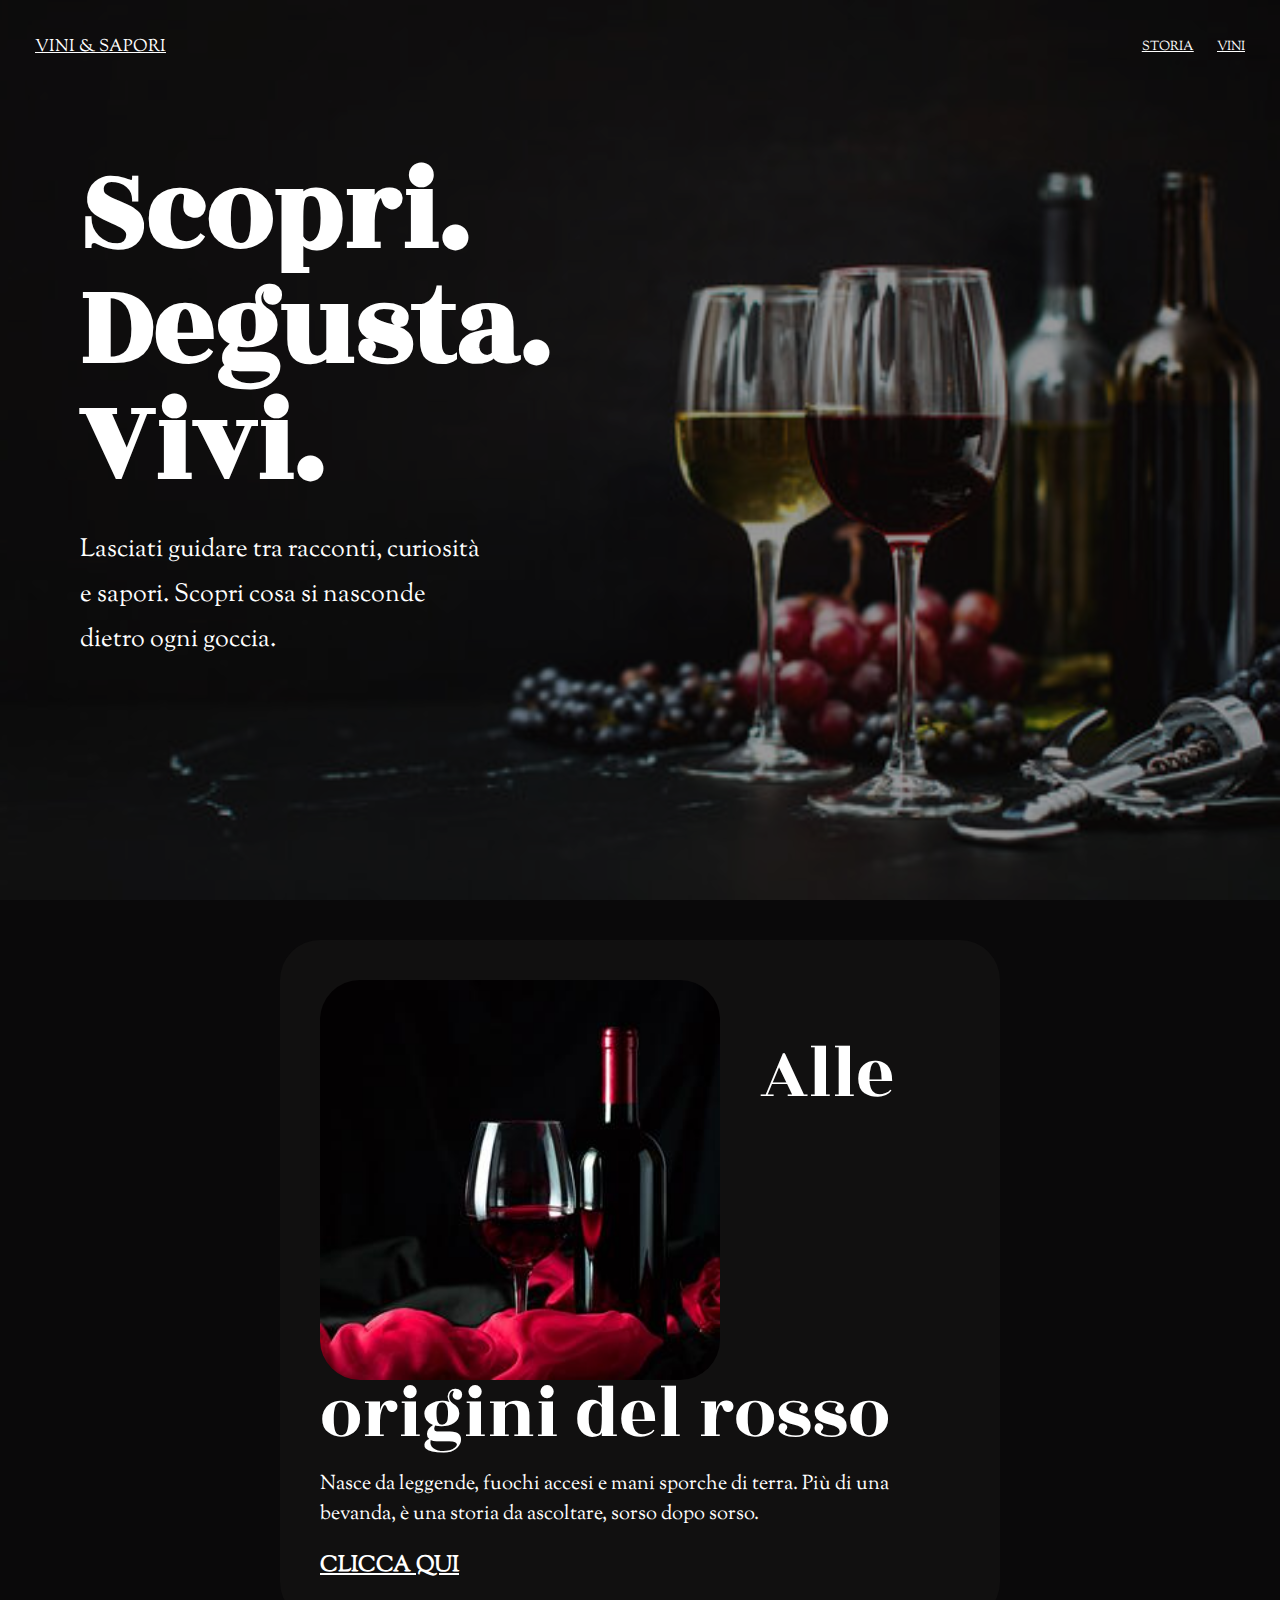
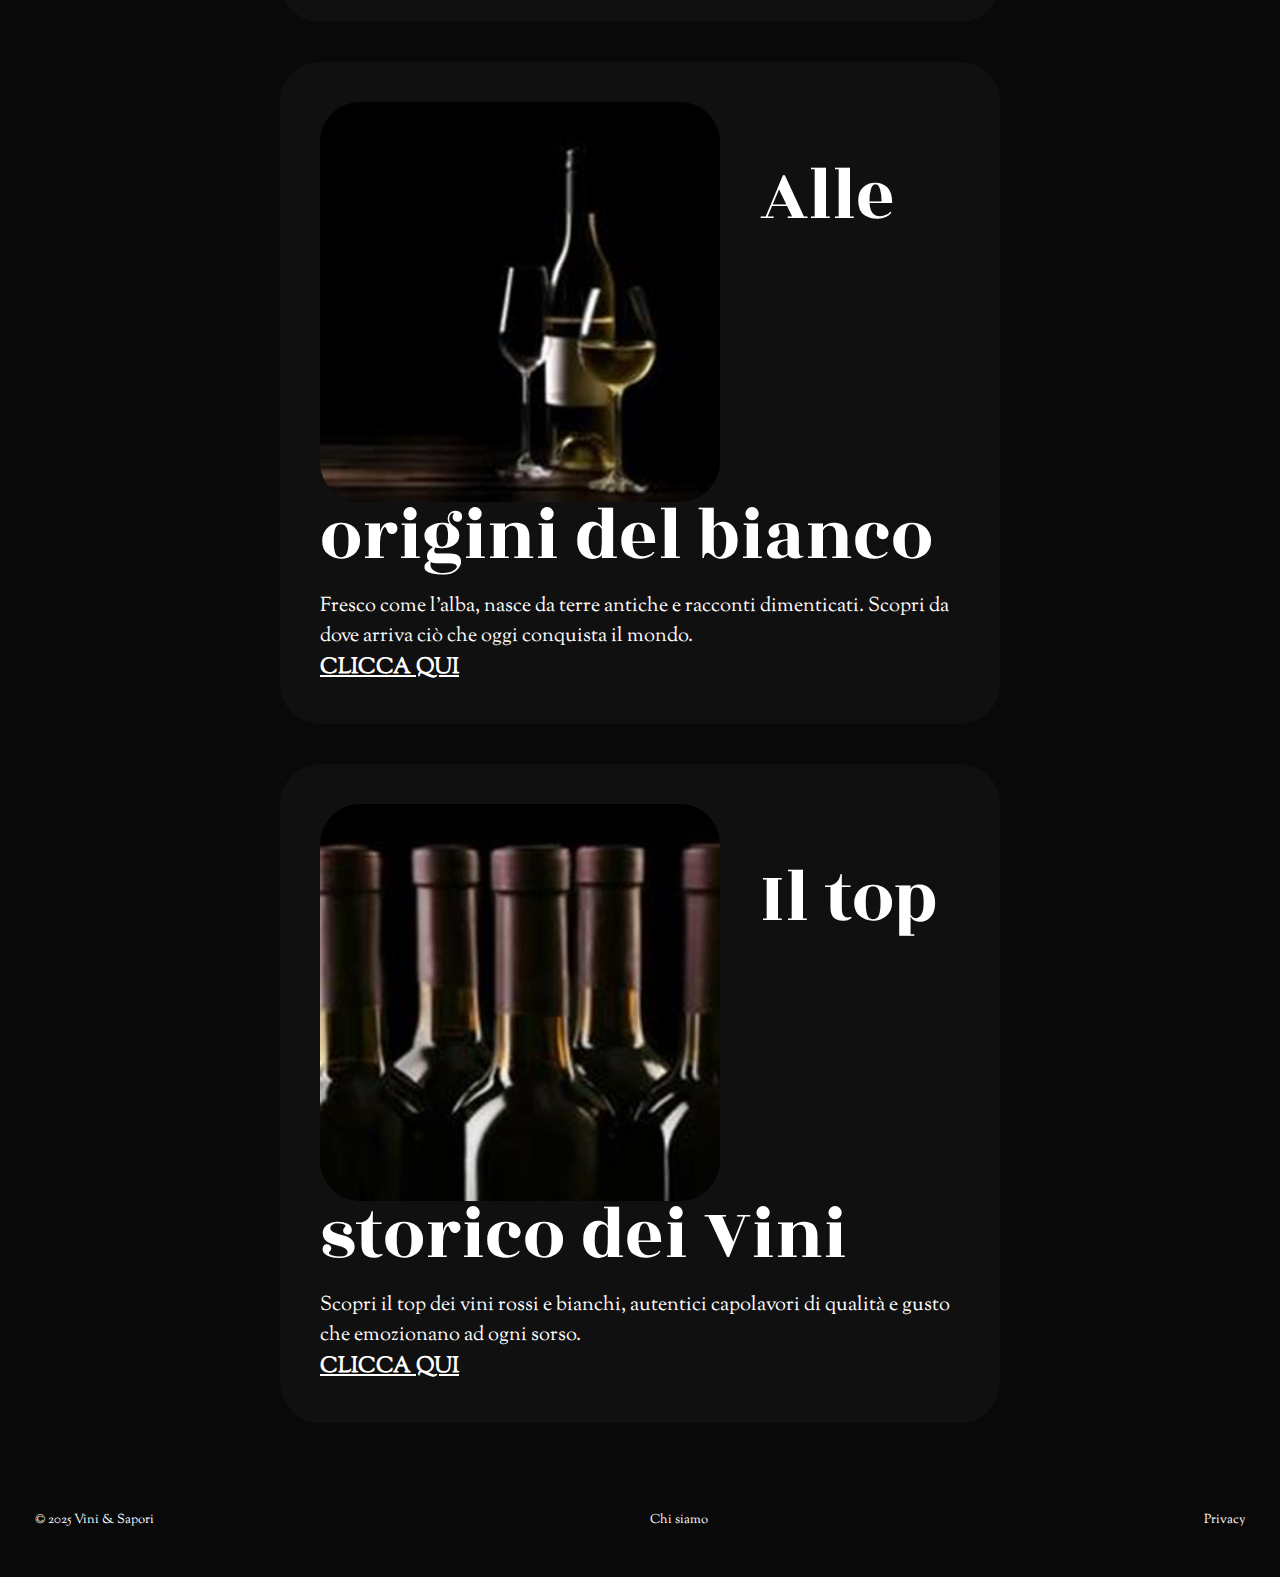
<file: index.html>
<!DOCTYPE html>
<html lang="en">
<head>
    <meta charset="UTF-8">
    <meta name="viewport" content="width=device-width, initial-scale=1.0">
    <title>Vini & Sapori</title>
    <link rel="stylesheet" href="css/style.css">
    <link href="https://fonts.googleapis.com/css2?family=Sorts+Mill+Goudy&display=swap" rel="stylesheet">
    <link href="https://fonts.googleapis.com/css2?family=Rozha+One&family=Sorts+Mill+Goudy&display=swap" rel="stylesheet">
</head>

<body>

    <header class="sfondo">

      <nav class="sezioni">
       <a href="index.html" class="sez">VINI & SAPORI</a>
        <div class="sezioni2">
        <a href="storia.html">STORIA</a>
        <a href="vini.html">VINI</a> </div>
      </nav>
   
    <div class="titolo">
      <h1>Scopri.<h1>
      <h1>Degusta.<h1>
      <h1>Vivi.<h1>
    </div>

    <div class="sottotitolo">
      <p>Lasciati guidare tra racconti, curiosità</p>
      <p>e sapori.  Scopri cosa  si nasconde</p>
      <p>dietro ogni goccia.</p>
    </div>
     </header>

   <main>

    <section>
      <div class="contenitore">
        <div class="img">
      <a href="rossi.html">
        <img src="immagini/immagine2.jpg" alt="rossi.html">
      </a>
    </div>

     <div class="titolo2">
    Alle origini del rosso
     </div>

    <div class="sottotitolo2">
    Nasce da leggende, fuochi accesi e mani sporche di terra.
    Più di una bevanda, è una storia da ascoltare,
    sorso dopo sorso.</p>
    </div>
    
    <div class="link">
    <a href="rossi.html">CLICCA QUI</a>
      </div>
    </section>


    <section>
  <div class="contenitore">
    <a href="bianchi.html">
      <div class="img">
        <img src="immagini/immagine3c.jpg" alt="bianchi.html">
      </div>
    </a>

    <div class="titolo2">
      Alle origini del bianco
    </div>

    <div class="sottotitolo2">
      Fresco come l’alba, nasce da terre antiche
      e racconti dimenticati. Scopri da dove arriva
      ciò che oggi conquista il mondo.
    </div>

    <div class="link">
      <a href="bianchi.html">CLICCA QUI</a>
    </div>
  </div>
</section>

    <section>
      <div class="contenitore">
        <a href="vini.html">
            <div class="img">
          <img src="immagini/immagine4.jpg" alt="vini.html">
        </div>
        </a>
    <div class="titolo2">
       Il top
       storico
       dei Vini
    </div>

    <div class="sottotitolo2">
        Scopri il top dei vini rossi e bianchi, autentici
        capolavori di qualità e gusto che emozionano
       ad ogni sorso.
    </div>

    <div class="link">
        <a href="vini.html">CLICCA QUI</a>
     </div>
    </div>
   
</main>

    <footer>
      <div class="footer">
        <p>© 2025 Vini & Sapori</p>
        <p>Chi siamo</p>
        <p>Privacy</p>
      </div>
    </footer>
</body>
</html>
</file>
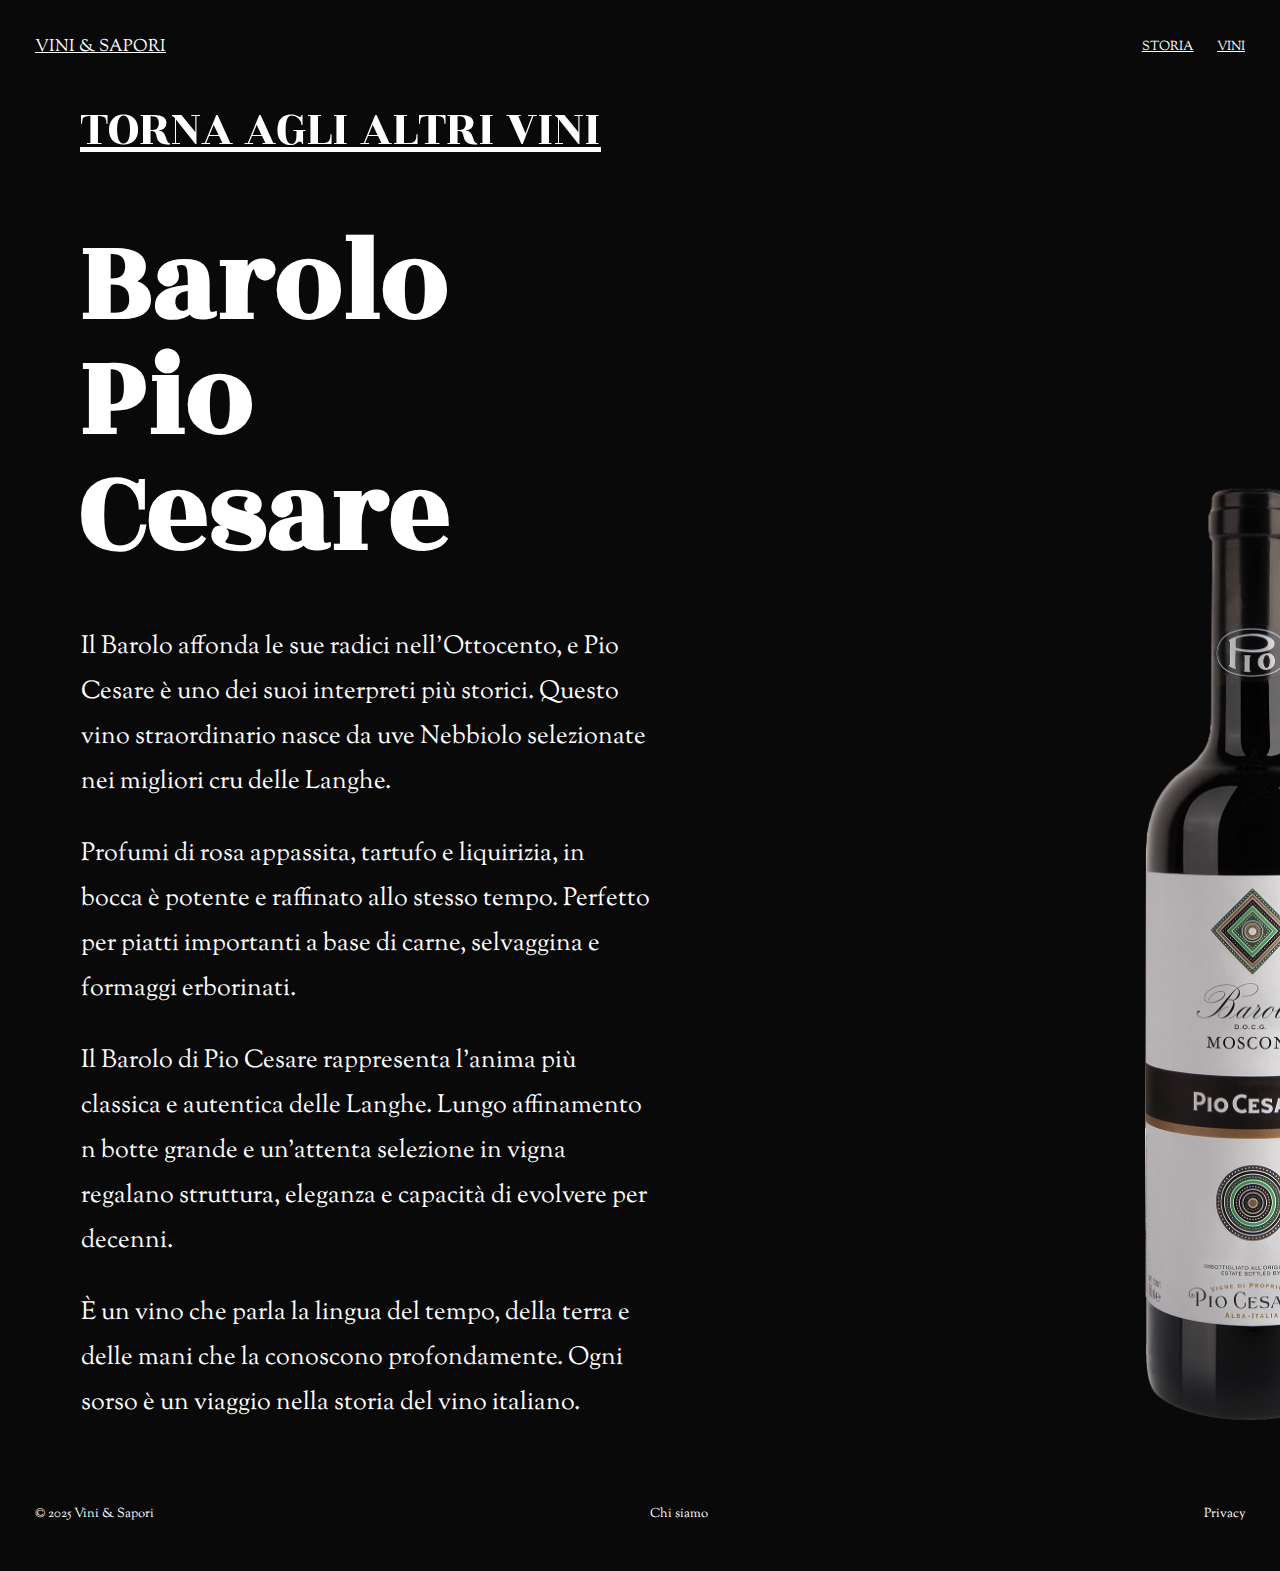
<file: barolo.html>
<!DOCTYPE html>
<html lang="en">
<head>
    <meta charset="UTF-8">
    <meta name="viewport" content="width=device-width, initial-scale=1.0">
    <title>Vini & Sapori</title>
    <link rel="stylesheet" href="css/style.css">
    <link href="https://fonts.googleapis.com/css2?family=Sorts+Mill+Goudy&display=swap" rel="stylesheet">
    <link href="https://fonts.googleapis.com/css2?family=Rozha+One&family=Sorts+Mill+Goudy&display=swap" rel="stylesheet">
</head>

<body>

    <header>

      <nav class="sezioni">
       <a href="index.html" class="sez">VINI & SAPORI</a>
        <div class="sezioni2">
        <a href="storia.html">STORIA</a>
        <a href="vini.html">VINI</a> </div>
      </nav>

<section class="titoloE">
        <a href="vini.html">TORNA AGLI ALTRI VINI</a>
</section>
        
      <div class="titolo">
      <h1>Barolo</h1>
      <h1>Pio</h1>
      <h1>Cesare</h1>
      </div>
    
 </header>

 <main>
  <div class="sottotitolov"> 
      <p>Il Barolo affonda le sue radici nell’Ottocento, e Pio </p>
      <p>Cesare è uno dei suoi interpreti più storici. Questo </p>
      <p>vino straordinario nasce da uve Nebbiolo selezionate</p>
      <p>nei migliori cru delle Langhe.</p>
  </div>

  <div class="sottotitolov"> 
      <p>Profumi di rosa appassita, tartufo e liquirizia, in</p>
      <p>bocca è potente e raffinato allo stesso tempo. Perfetto</p>
      <p>per piatti importanti a base di carne, selvaggina e</p>
      <p>formaggi erborinati.</p>
  </div>

  <div class="sottotitolov"> 
      <p>Il Barolo di Pio Cesare rappresenta l’anima più</p>
      <p>classica e autentica delle Langhe. Lungo affinamento</p>
      <p>n botte grande e un’attenta selezione in vigna </p>
      <p>regalano struttura, eleganza e capacità di evolvere per</p>
      <p>decenni.</p>
  </div>

  <div class="sottotitolov">     
      <p>È un vino che parla la lingua del tempo, della terra e</p>
      <p>delle mani che la conoscono profondamente. Ogni</p>
      <p>sorso è un viaggio nella storia del vino italiano.</p>
    </div>
   
  
  <div class="imgv3">
  <img src="immagini/immagine32.png">
</div>
</main>

      <footer>
      <div class="footer">
        <p>© 2025 Vini & Sapori</p>
        <p>Chi siamo</p>
        <p>Privacy</p>
      </div>
    </footer>

</body>
</html>
</file>
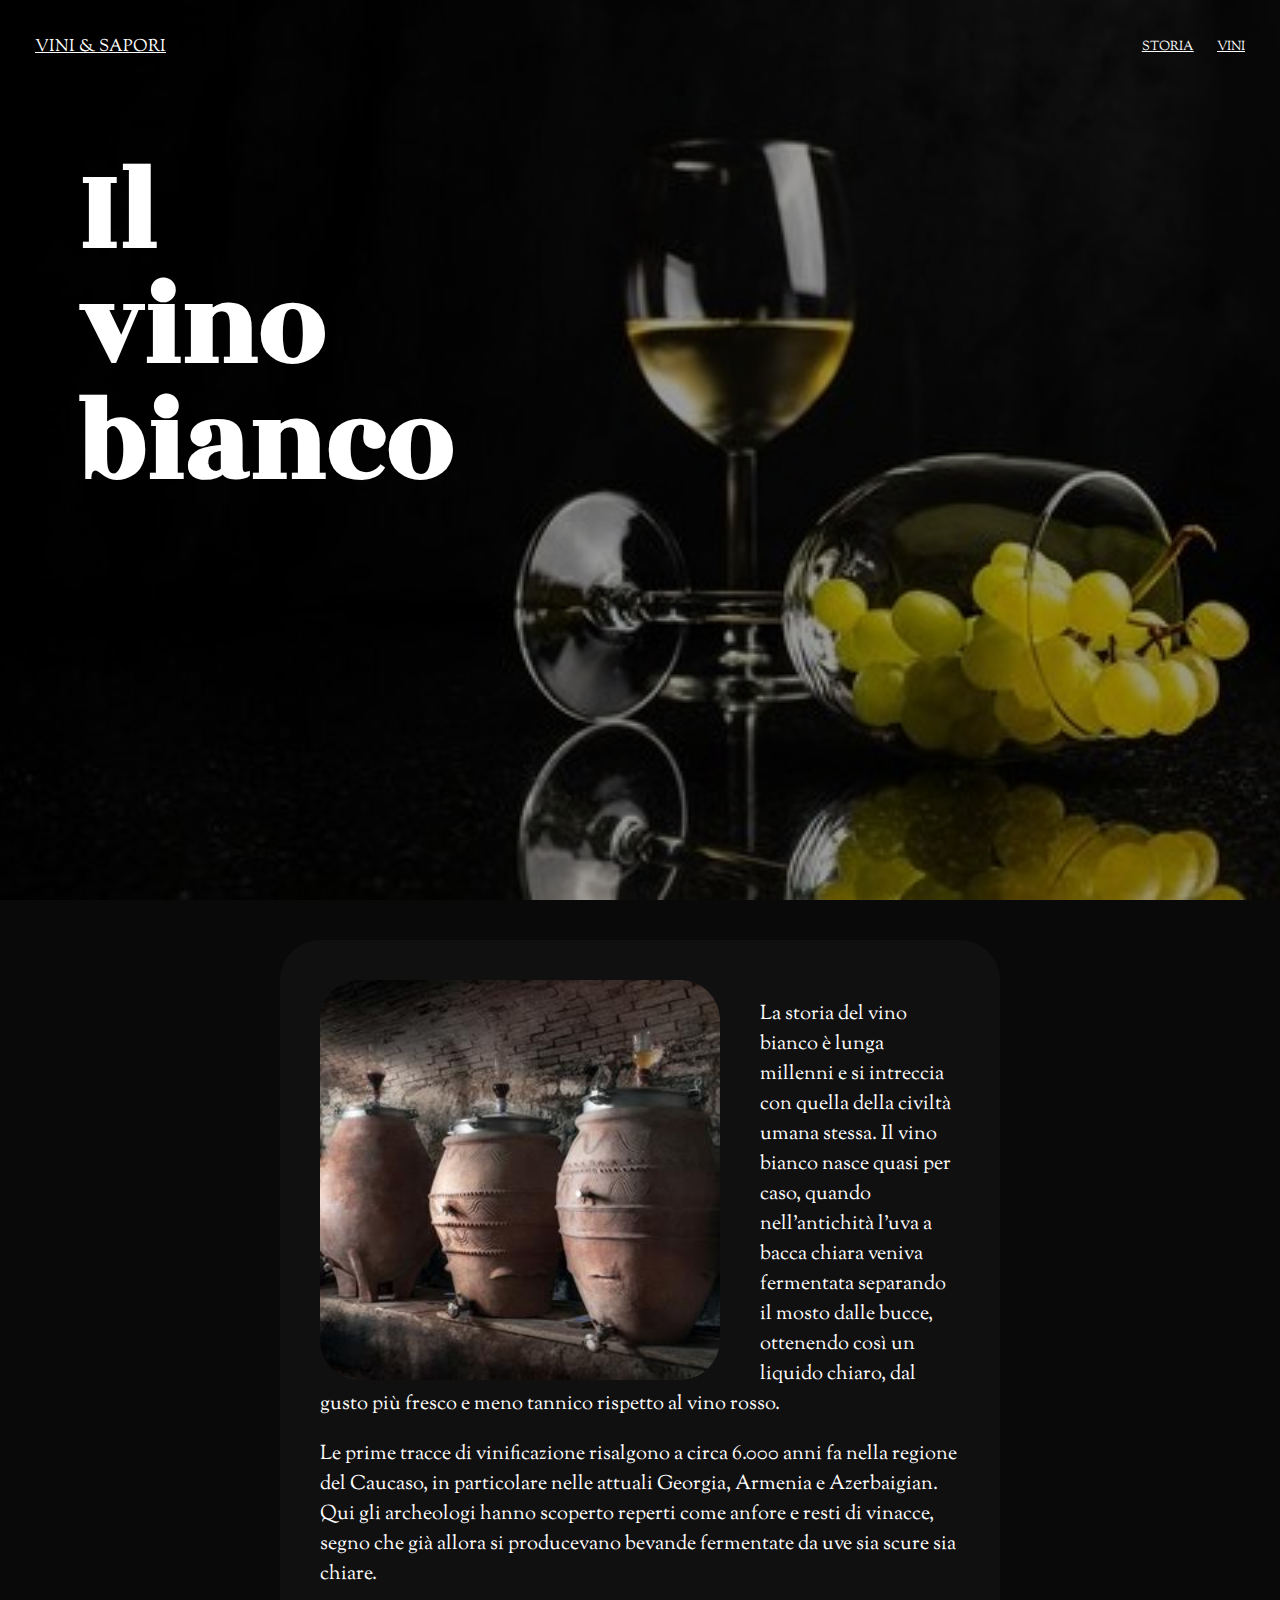
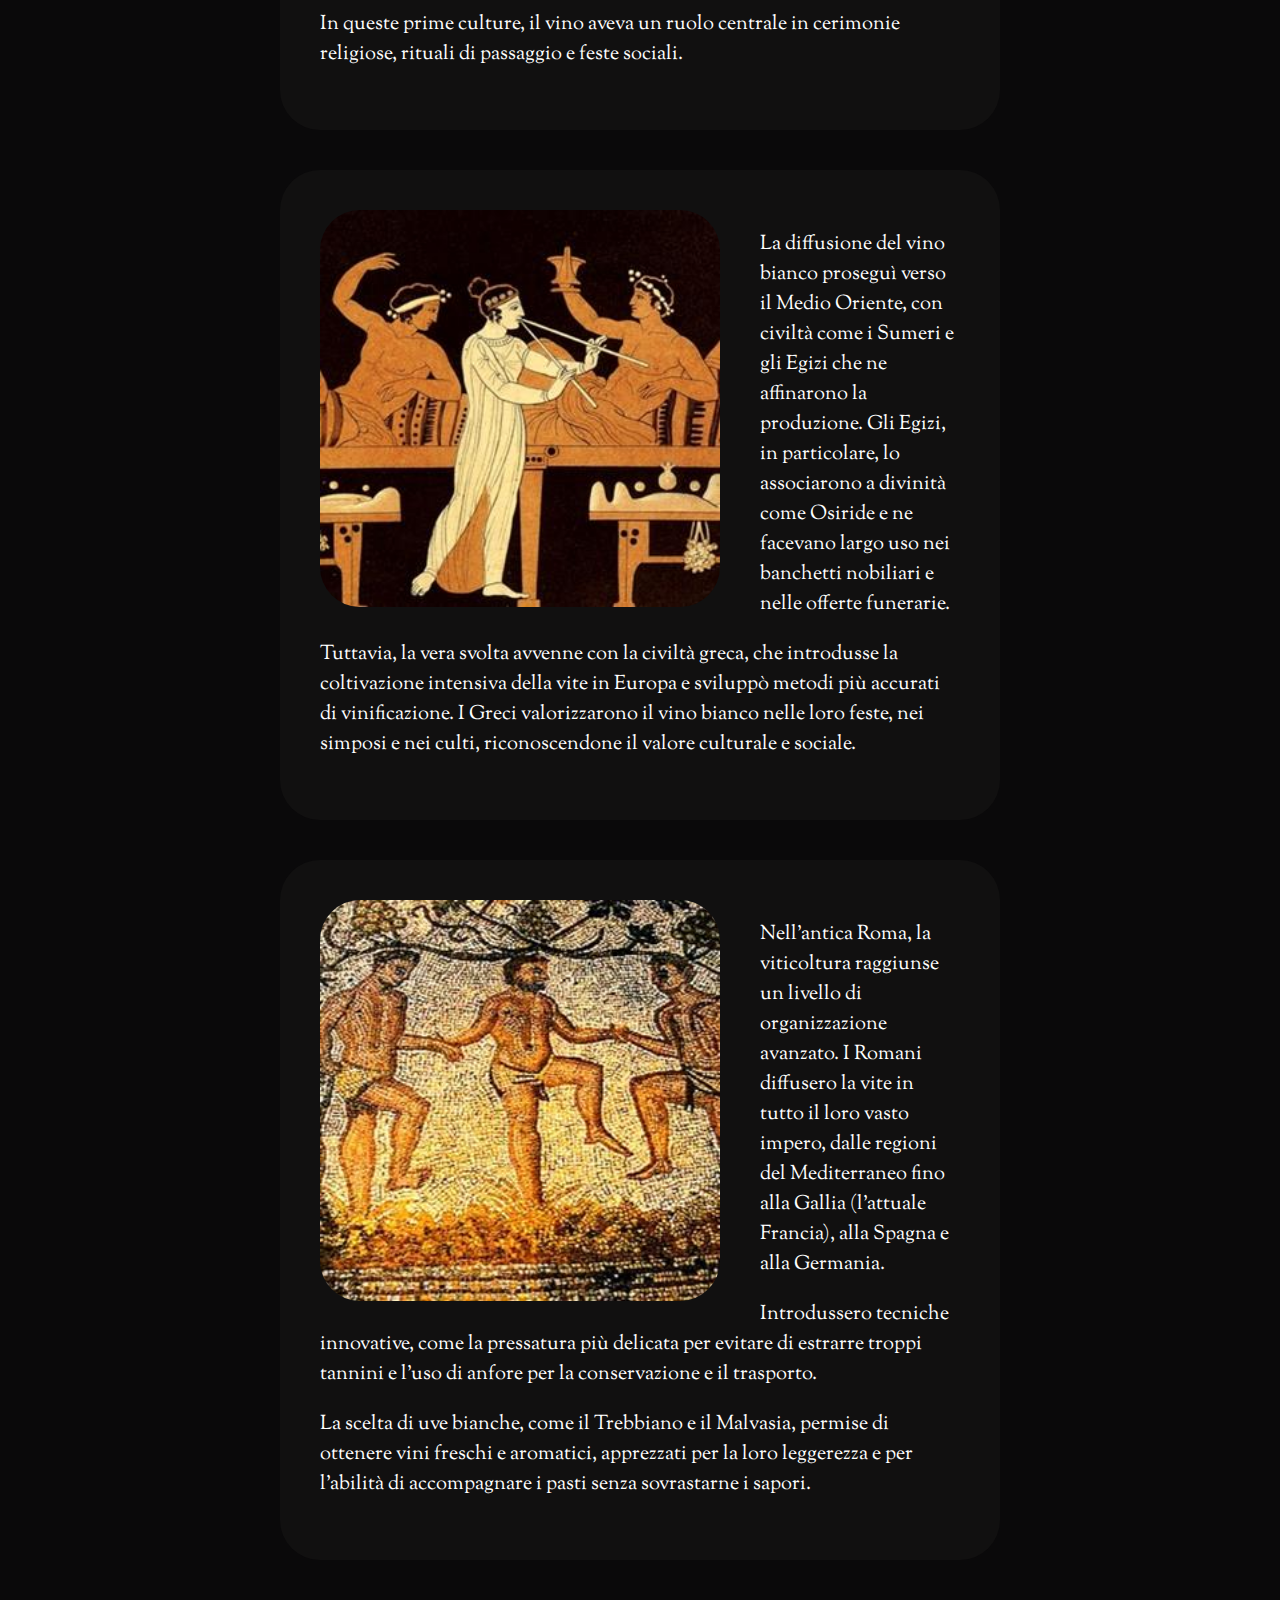
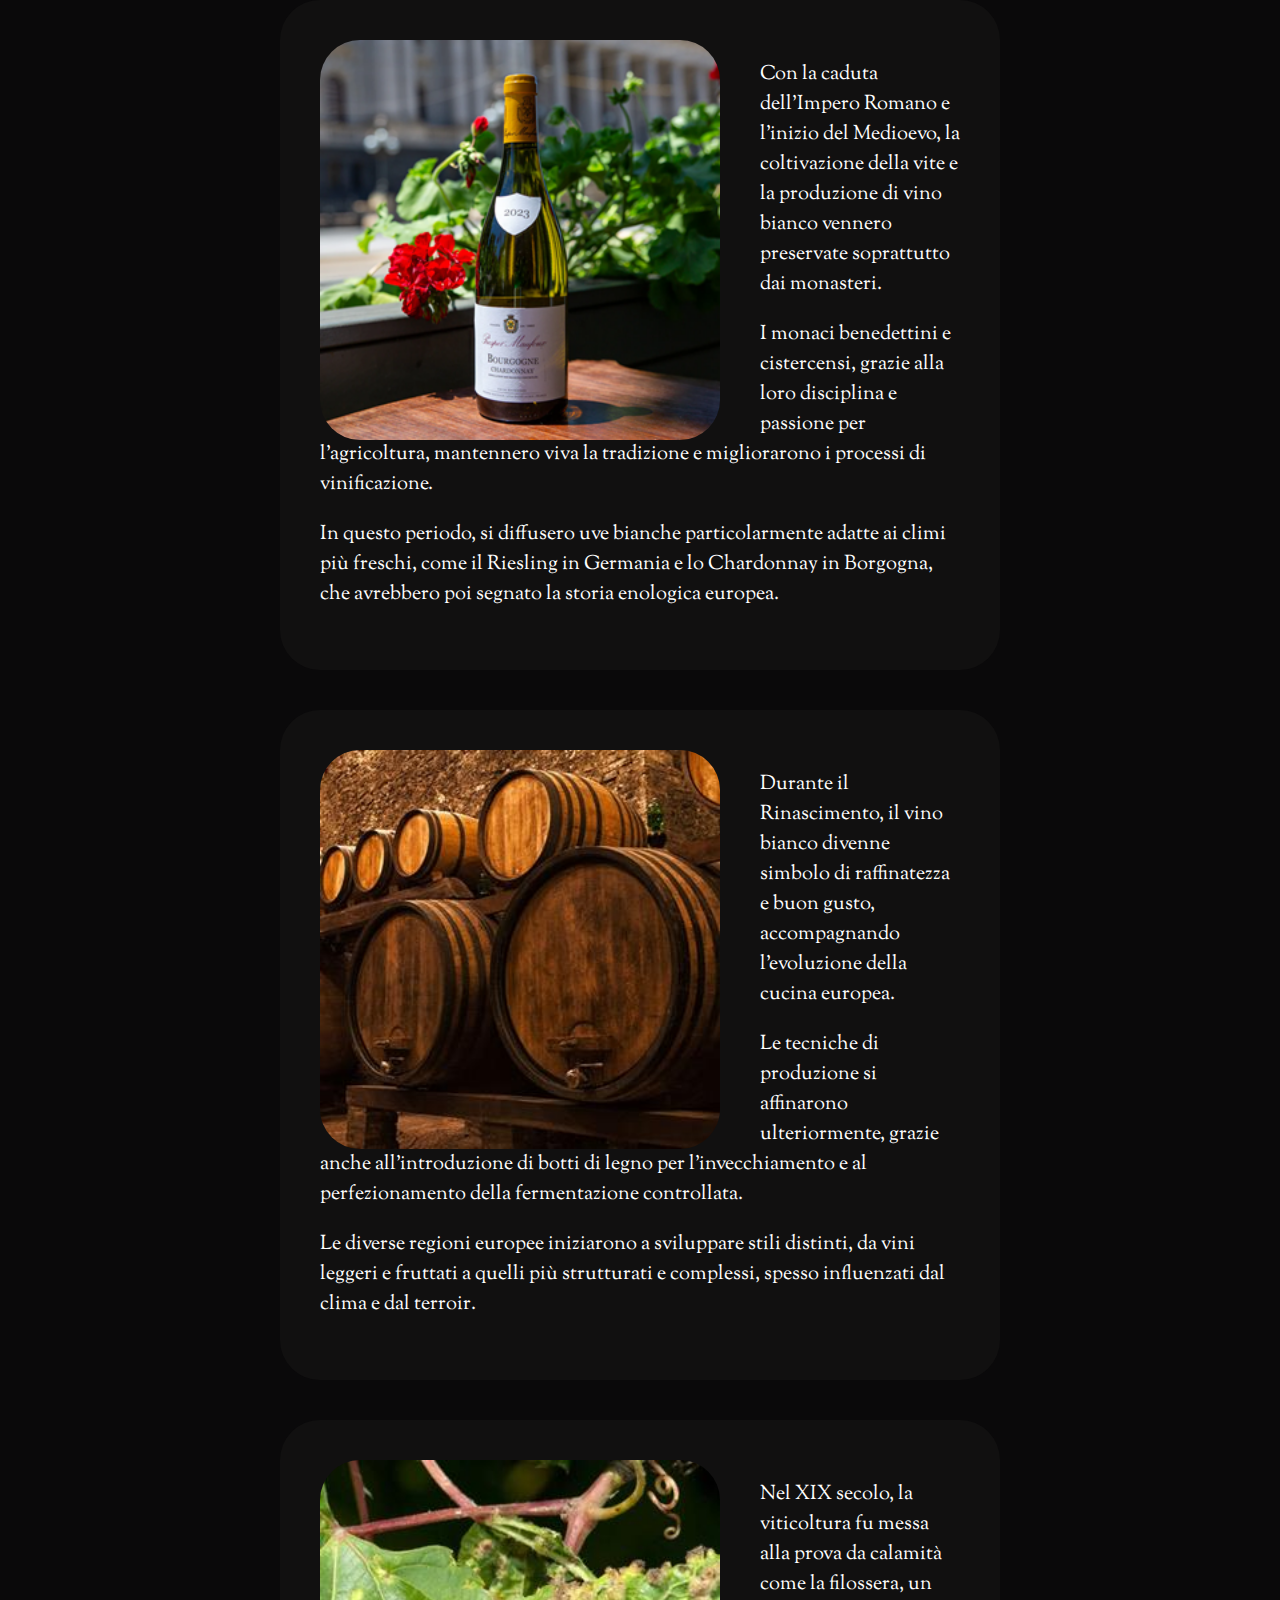
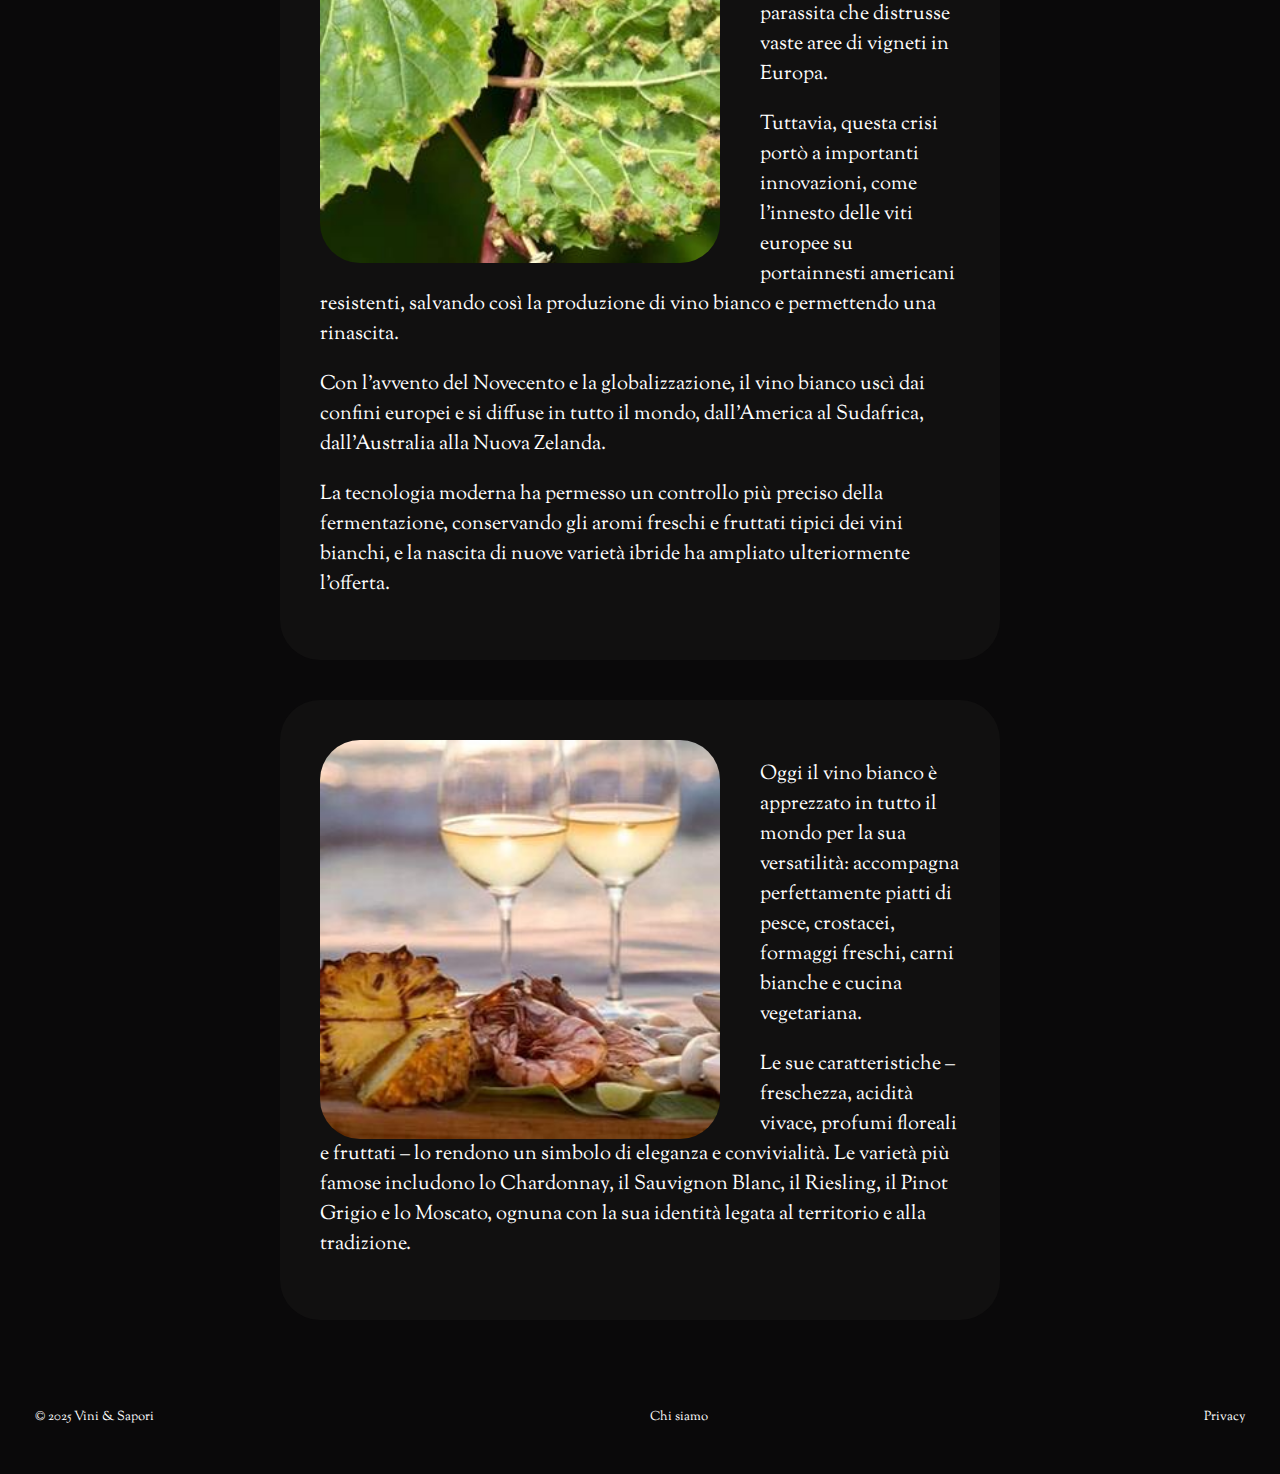
<file: bianchi.html>
<!DOCTYPE html>
<html lang="en">
<head>
    <meta charset="UTF-8">
    <meta name="viewport" content="width=device-width, initial-scale=1.0">
    <title>Vini & Sapori</title>
    <link rel="stylesheet" href="css/style.css">
    <link href="https://fonts.googleapis.com/css2?family=Sorts+Mill+Goudy&display=swap" rel="stylesheet">
    <link href="https://fonts.googleapis.com/css2?family=Rozha+One&family=Sorts+Mill+Goudy&display=swap" rel="stylesheet">
</head>

<body>

    <header class="sfondo3">

      <nav class="sezioni">
       <a href="index.html" class="sez">VINI & SAPORI</a>
        <div class="sezioni2">
        <a href="storia.html">STORIA</a>
        <a href="vini.html">VINI</a> </div>
      </nav>

    <div class="titolo">
      <h1>Il</h1>
      <h1>vino</h1>
      <h1>bianco</h1>
    </div>

     </header>

     <main>
            <section>
                <div class="contenitore"> 
                <div class="img">
                <img src="immagini/immagine14.jpg"/>
                </div>

                <div class="sottotitolo2">
                        <p>La storia del vino bianco è lunga millenni e si intreccia con
                        quella della civiltà umana stessa. Il vino bianco nasce quasi
                        per caso, quando nell’antichità l’uva a bacca chiara veniva
                        fermentata separando il mosto dalle bucce, ottenendo così
                        un liquido chiaro, dal gusto più fresco e meno tannico
                        rispetto al vino rosso.</p>
                        
                        <p>Le prime tracce di vinificazione risalgono a circa 6.000 anni
                        fa nella regione del Caucaso, in particolare nelle attuali
                        Georgia, Armenia e Azerbaigian. Qui gli archeologi hanno
                        scoperto reperti come anfore e resti di vinacce, segno che già
                        allora si producevano bevande fermentate da uve sia scure
                        sia chiare.</p>
                        
                        <p>In queste prime culture, il vino aveva un ruolo centrale in
                        cerimonie religiose, rituali di passaggio e feste sociali.</p>
                    </div>
                </div>
            </section>

            <section>
                <div class="contenitore"> 
                <div class="img">
                <img src="immagini/immagine15.jpeg"/>
                </div>

                <div class="sottotitolo2">
                        <p>La diffusione del vino bianco proseguì verso il Medio
                        Oriente, con civiltà come i Sumeri e gli Egizi che ne
                        affinarono la produzione. Gli Egizi, in particolare, lo
                        associarono a divinità come Osiride e ne facevano largo uso
                        nei banchetti nobiliari e nelle offerte funerarie.</p>
                        
                        <p>Tuttavia, la vera svolta avvenne con la civiltà greca, che
                        introdusse la coltivazione intensiva della vite in Europa e
                        sviluppò metodi più accurati di vinificazione. I Greci
                        valorizzarono il vino bianco nelle loro feste, nei simposi e
                        nei culti, riconoscendone il valore culturale e sociale.</p>
                    </div>
                </div>
            </section>

            <section>
                <div class="contenitore"> 
                <div class="img">
                <img src="immagini/immagine16.jpg"/>
                </div>

                <div class="sottotitolo2">
                        <p>Nell’antica Roma, la viticoltura raggiunse un livello di
                        organizzazione avanzato. I Romani diffusero la vite in tutto il
                        loro vasto impero, dalle regioni del Mediterraneo fino alla
                        Gallia (l’attuale Francia), alla Spagna e alla Germania.</p>
                        
                        <p>Introdussero tecniche innovative, come la pressatura più
                        delicata per evitare di estrarre troppi tannini e l’uso di
                        anfore per la conservazione e il trasporto.</p>
                        
                        <p>La scelta di uve bianche, come il Trebbiano e il Malvasia,
                        permise di ottenere vini freschi e aromatici, apprezzati per la
                        loro leggerezza e per l’abilità di accompagnare i pasti senza
                        sovrastarne i sapori.</p>
                    </div>
                </div>
            </section>

            <section>
               <div class="contenitore"> 
                <div class="img">
                <img src="immagini/immagine17.jpg"/>
                </div>

                <div class="sottotitolo2">
                        <p>Con la caduta dell’Impero Romano e l’inizio del Medioevo,
                        la coltivazione della vite e la produzione di vino bianco
                        vennero preservate soprattutto dai monasteri.</p>
                        
                        <p>I monaci benedettini e cistercensi, grazie alla loro disciplina
                        e passione per l’agricoltura, mantennero viva la tradizione e
                        migliorarono i processi di vinificazione.</p>
                        
                        <p>In questo periodo, si diffusero uve bianche particolarmente
                        adatte ai climi più freschi, come il Riesling in Germania e lo
                        Chardonnay in Borgogna, che avrebbero poi segnato la
                        storia enologica europea.</p>

                    </div>
                </div>
            </section>

            <section>
                <div class="contenitore"> 
                <div class="img">
                <img src="immagini/immagine18.jpg"/>
                </div>

                <div class="sottotitolo2">
                        <p>Durante il Rinascimento, il vino bianco divenne simbolo di
                        raffinatezza e buon gusto, accompagnando l’evoluzione della
                        cucina europea.</p>
                        
                        <p>Le tecniche di produzione si affinarono ulteriormente, grazie
                        anche all’introduzione di botti di legno per l’invecchiamento
                        e al perfezionamento della fermentazione controllata.</p>
                        
                        <p>Le diverse regioni europee iniziarono a sviluppare stili
                        distinti, da vini leggeri e fruttati a quelli più strutturati e
                        complessi, spesso influenzati dal clima e dal terroir.</p>
                    </div>
                </div>
            </section>

            <section>
                <div class="contenitore"> 
                <div class="img">
                <img src="immagini/immagine11.jpg"/>
                </div>

                <div class="sottotitolo2">
                        <p>Nel XIX secolo, la viticoltura fu messa alla prova da calamità
                        come la filossera, un parassita che distrusse vaste aree di
                        vigneti in Europa.</p>
                        
                        <p>Tuttavia, questa crisi portò a importanti innovazioni, come
                        l’innesto delle viti europee su portainnesti americani
                        resistenti, salvando così la produzione di vino bianco e
                        permettendo una rinascita.</p>
                        
                        <p>Con l’avvento del Novecento e la globalizzazione, il vino
                        bianco uscì dai confini europei e si diffuse in tutto il mondo,
                        dall’America al Sudafrica, dall’Australia alla Nuova Zelanda.
                        
                        <p>La tecnologia moderna ha permesso un controllo più
                        preciso della fermentazione, conservando gli aromi freschi e
                        fruttati tipici dei vini bianchi, e la nascita di nuove varietà
                        ibride ha ampliato ulteriormente l’offerta.</p>
                    </div>
                </div>
            </section>

            <section>
                <div class="contenitore"> 
                <div class="img">
                <img src="immagini/immagine19.jpg"/>
                </div>

                <div class="sottotitolo2">
                        <p>Oggi il vino bianco è apprezzato in tutto il mondo per la sua
                        versatilità: accompagna perfettamente piatti di pesce,
                        crostacei, formaggi freschi, carni bianche e cucina
                        vegetariana.</p>
                        
                        <p>Le sue caratteristiche – freschezza, acidità vivace, profumi
                        floreali e fruttati – lo rendono un simbolo di eleganza e
                        convivialità. Le varietà più famose includono lo
                        Chardonnay, il Sauvignon Blanc, il Riesling, il Pinot Grigio
                        e lo Moscato, ognuna con la sua identità legata al territorio e
                        alla tradizione.</p>
                    </div>
                </div>
            </section>                                                            
		</main>
	
    <footer>
      <div class="footer">
        <p>© 2025 Vini & Sapori</p>
        <p>Chi siamo</p>
        <p>Privacy</p>
      </div>
    </footer>
</body>
</html>
</file>
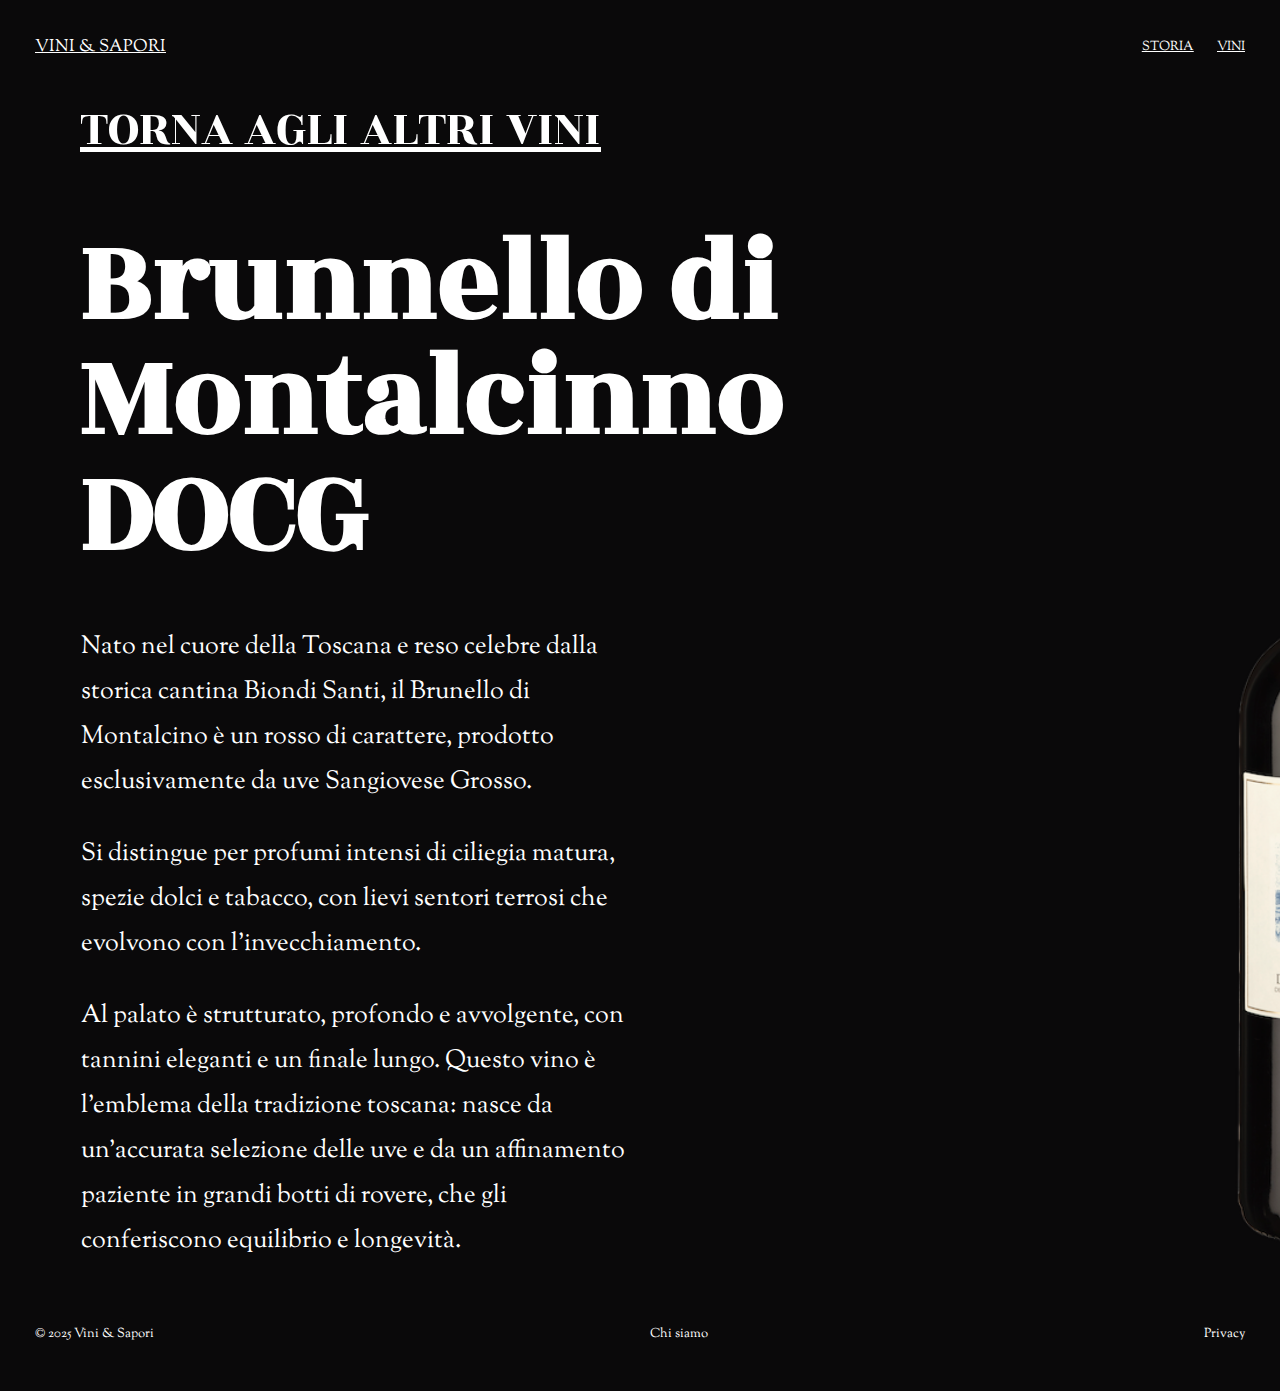
<file: brunello.html>
<!DOCTYPE html>
<html lang="en">
<head>
    <meta charset="UTF-8">
    <meta name="viewport" content="width=device-width, initial-scale=1.0">
    <title>Vini & Sapori</title>
    <link rel="stylesheet" href="css/style.css">
    <link href="https://fonts.googleapis.com/css2?family=Sorts+Mill+Goudy&display=swap" rel="stylesheet">
    <link href="https://fonts.googleapis.com/css2?family=Rozha+One&family=Sorts+Mill+Goudy&display=swap" rel="stylesheet">
</head>

<body>

    <header>

      <nav class="sezioni">
       <a href="index.html" class="sez">VINI & SAPORI</a>
        <div class="sezioni2">
        <a href="storia.html">STORIA</a>
        <a href="vini.html">VINI</a> </div>
      </nav>

<section class="titoloE">
        <a href="vini.html">TORNA AGLI ALTRI VINI</a>
</section>
        
      <div class="titolo">
      <h1>Brunnello di</h1>
      <h1>Montalcinno</h1>
      <h1>DOCG</h1>
      </div>
    
 </header>

 <main>
  <div class="sottotitolov">
      <p>Nato nel cuore della Toscana e reso celebre dalla</p>
      <p>storica cantina Biondi Santi, il Brunello di</p>
      <p>Montalcino è un rosso di carattere, prodotto</p>
      <p>esclusivamente da uve Sangiovese Grosso.</p>
  </div>
  
  <div class="sottotitolov">
      <p>Si distingue per profumi intensi di ciliegia matura,</p>
      <p>spezie dolci e tabacco, con lievi sentori terrosi che</p>
      <p>evolvono con l’invecchiamento.</p>
  </div>

  <div class="sottotitolov">
      <p>Al palato è strutturato, profondo e avvolgente, con</p>
      <p>tannini eleganti e un finale lungo. Questo vino è</p>
      <p>l’emblema della tradizione toscana: nasce da</p>
      <p>un’accurata selezione delle uve e da un affinamento</p>
      <p>paziente in grandi botti di rovere, che gli</p>
      <p>conferiscono equilibrio e longevità.</p>
  </div>
  
  <div class="imgv4">
  <img src="immagini/immagine33.png">
  </div>
  
</main>

     <footer>
      <div class="footer">
        <p>© 2025 Vini & Sapori</p>
        <p>Chi siamo</p>
        <p>Privacy</p>
      </div>
    </footer>

</body>
</html>
</file>
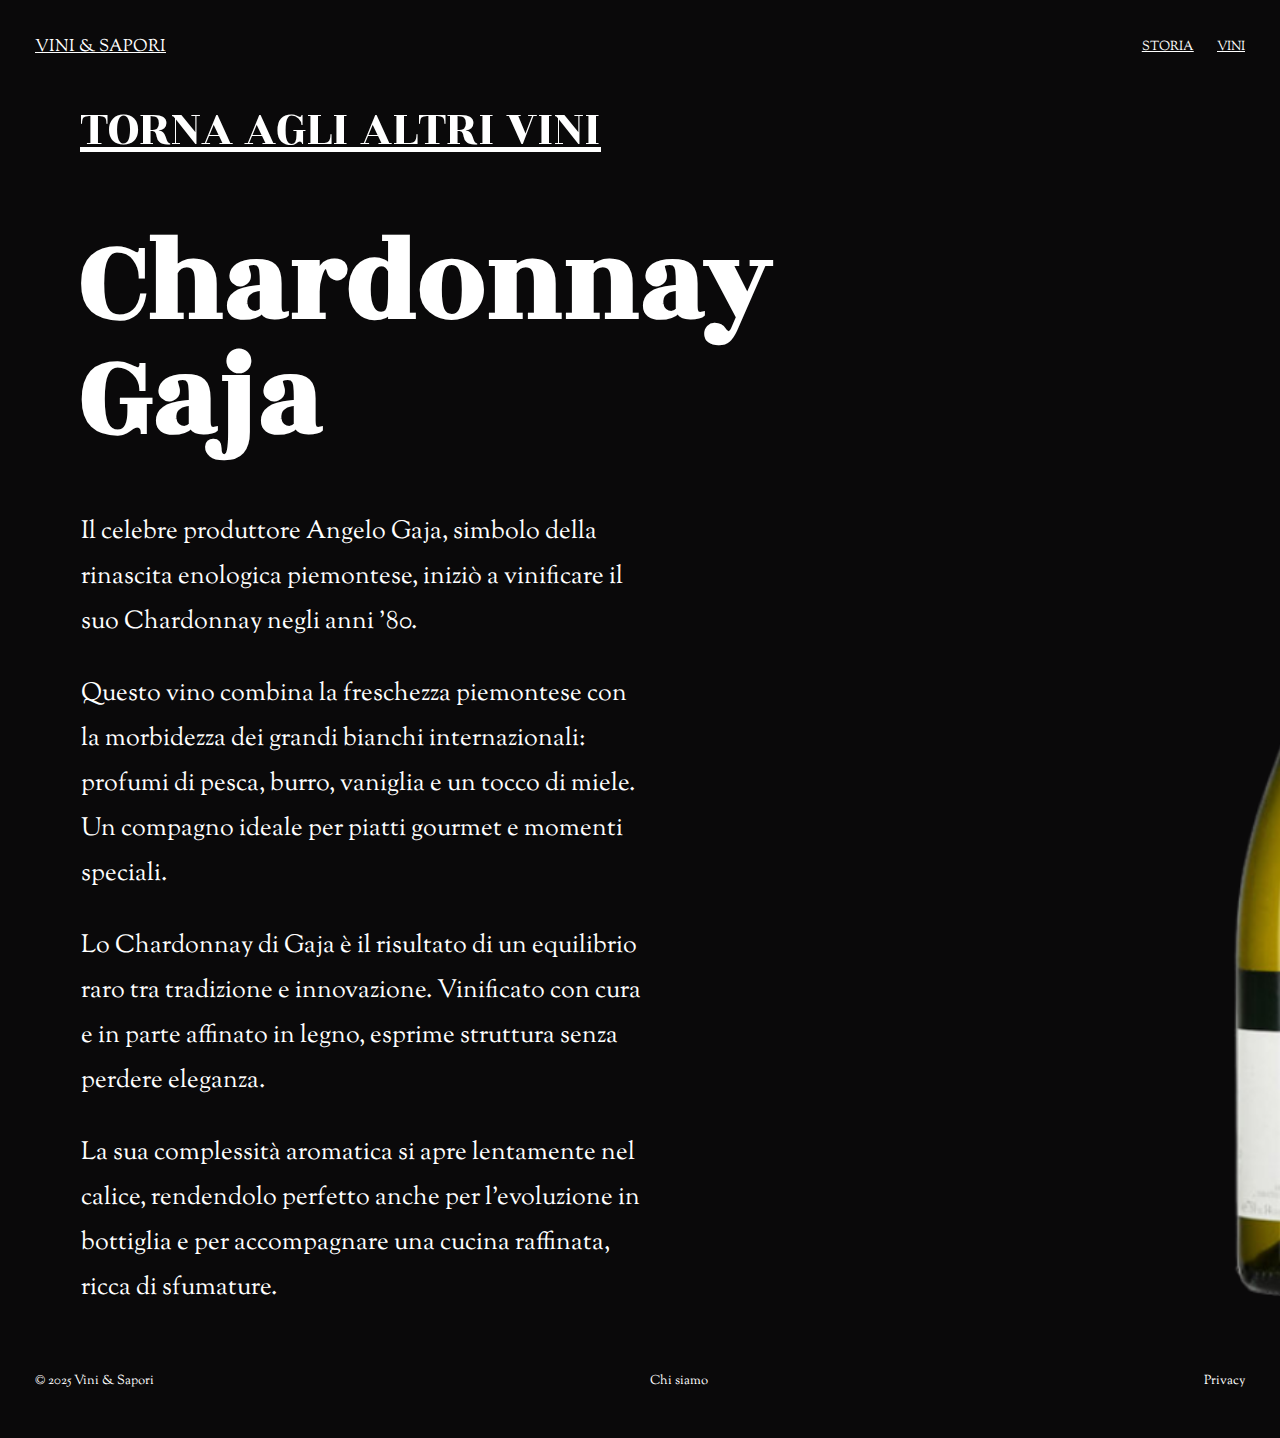
<file: chardonnay.html>
<!DOCTYPE html>
<html lang="en">
<head>
    <meta charset="UTF-8">
    <meta name="viewport" content="width=device-width, initial-scale=1.0">
    <title>Vini & Sapori</title>
    <link rel="stylesheet" href="css/style.css">
    <link href="https://fonts.googleapis.com/css2?family=Sorts+Mill+Goudy&display=swap" rel="stylesheet">
    <link href="https://fonts.googleapis.com/css2?family=Rozha+One&family=Sorts+Mill+Goudy&display=swap" rel="stylesheet">
</head>

<body>

    <header>

      <nav class="sezioni">
       <a href="index.html" class="sez">VINI & SAPORI</a>
        <div class="sezioni2">
        <a href="storia.html">STORIA</a>
        <a href="vini.html">VINI</a> </div>
      </nav>

<section class="titoloE">
        <a href="vini.html">TORNA AGLI ALTRI VINI</a>
</section>
        
      <div class="titolo">
      <h1>Chardonnay</h1>
      <h1>Gaja</h1>
      </div>
    
 </header>

 <main>
  <div class="sottotitolov">
      <p>Il celebre produttore Angelo Gaja, simbolo della</p>
      <p>rinascita enologica piemontese, iniziò a vinificare il</p>
      <p>suo Chardonnay negli anni '80.</p>
  </div>

  <div class="sottotitolov">
      <p>Questo vino combina la freschezza piemontese con</p>
      <p>la morbidezza dei grandi bianchi internazionali:</p>
      <p>profumi di pesca, burro, vaniglia e un tocco di miele.</p>
      <p>Un compagno ideale per piatti gourmet e momenti</p>
      <p>speciali.</p>
  </div>

  <div class="sottotitolov">
      <p>Lo Chardonnay di Gaja è il risultato di un equilibrio </p>
      <p>raro tra tradizione e innovazione. Vinificato con cura</p>
      <p>e in parte affinato in legno, esprime struttura senza</p>
      <p>perdere eleganza.</p>
  </div>

  <div class="sottotitolov">
      <p>La sua complessità aromatica si apre lentamente nel </p>
      <p>calice, rendendolo perfetto anche per l’evoluzione in</p>
      <p>bottiglia e per accompagnare una cucina raffinata,</p>
      <p>ricca di sfumature.</p>
  </div>
  
    
  <div class="imgv7">
  <img src="immagini/immagine36.png">
  </div>
</main>

     <footer>
      <div class="footer">
        <p>© 2025 Vini & Sapori</p>
        <p>Chi siamo</p>
        <p>Privacy</p>
      </div>
    </footer>

</body>
</html>
</file>
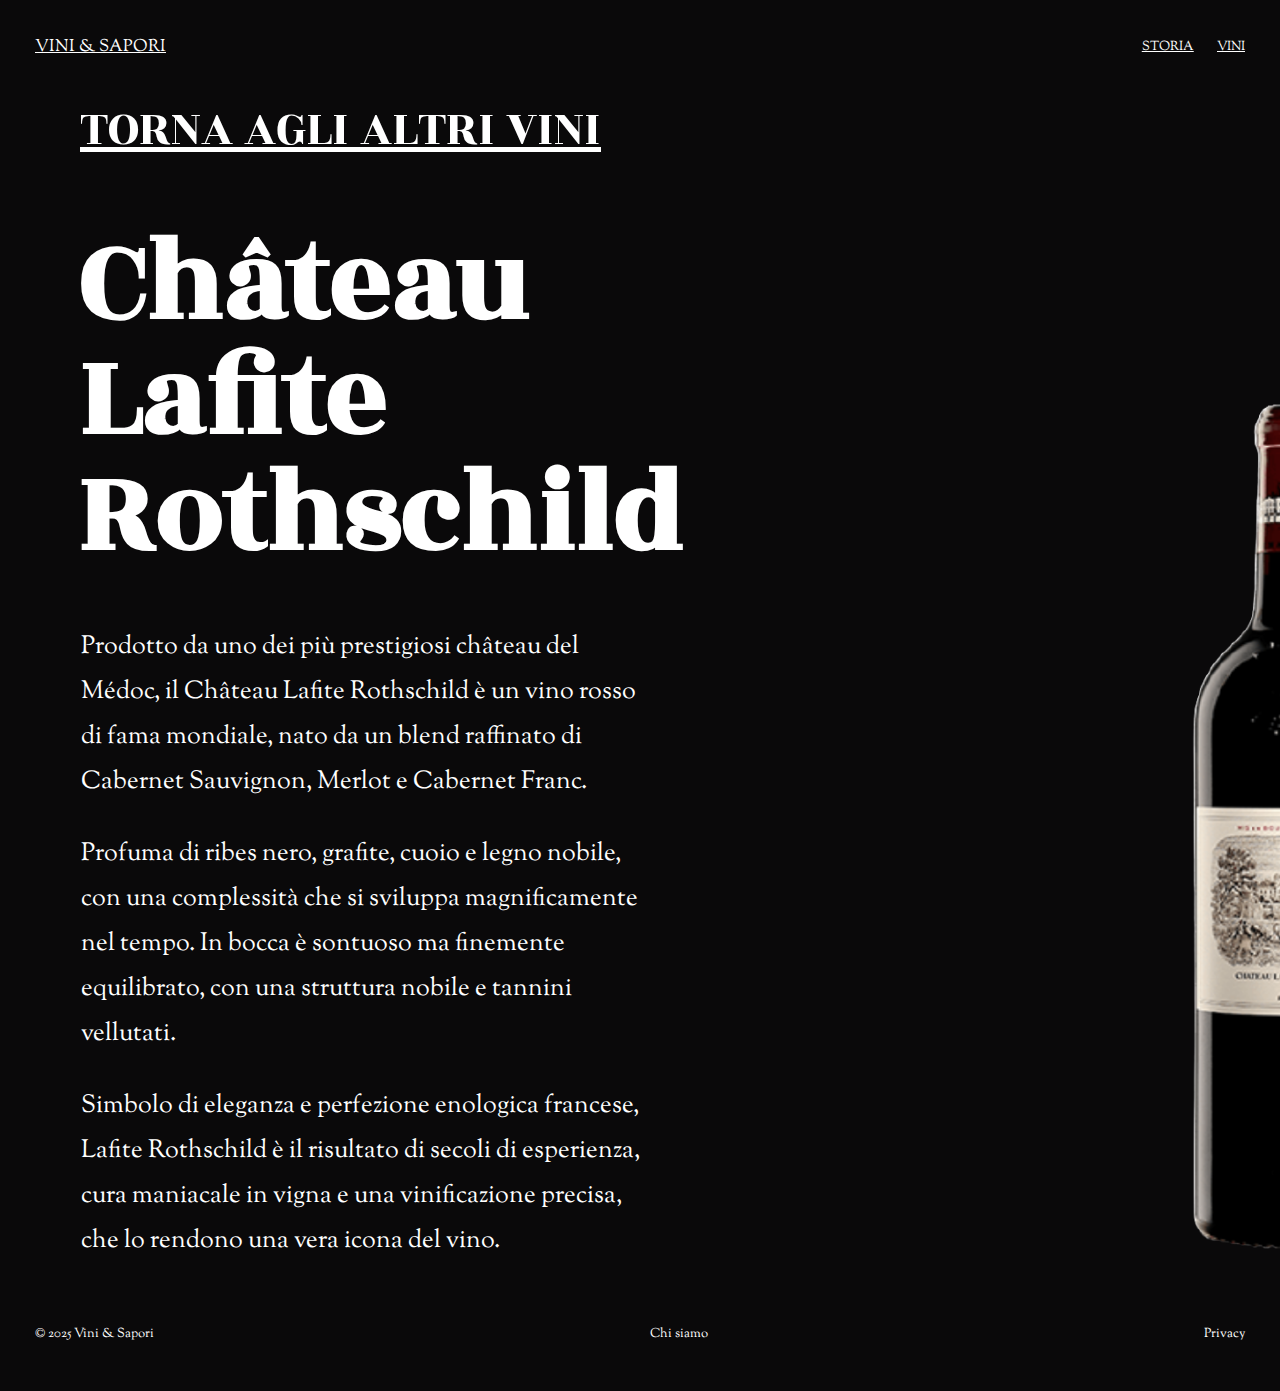
<file: chateau.html>
<!DOCTYPE html>
<html lang="en">
<head>
    <meta charset="UTF-8">
    <meta name="viewport" content="width=device-width, initial-scale=1.0">
    <title>Vini & Sapori</title>
    <link rel="stylesheet" href="css/style.css">
    <link href="https://fonts.googleapis.com/css2?family=Sorts+Mill+Goudy&display=swap" rel="stylesheet">
    <link href="https://fonts.googleapis.com/css2?family=Rozha+One&family=Sorts+Mill+Goudy&display=swap" rel="stylesheet">
</head>

<body>

    <header>

      <nav class="sezioni">
       <a href="index.html" class="sez">VINI & SAPORI</a>
        <div class="sezioni2">
        <a href="storia.html">STORIA</a>
        <a href="vini.html">VINI</a> </div>
      </nav>

<section class="titoloE">
        <a href="vini.html">TORNA AGLI ALTRI VINI</a>
</section>
        
      <div class="titolo">
      <h1>Château</h1>
      <h1>Lafite</h1>
      <h1>Rothschild</h1>
      </div>
    
 </header>

 <main>
  <div class="sottotitolov"> 
      <p>Prodotto da uno dei più prestigiosi château del</p>
      <p>Médoc, il Château Lafite Rothschild è un vino rosso</p>
      <p>di fama mondiale, nato da un blend raffinato di</p>
      <p>Cabernet Sauvignon, Merlot e Cabernet Franc.</p>
  </div>

  <div class="sottotitolov">
      <p>Profuma di ribes nero, grafite, cuoio e legno nobile,</p>
      <p>con una complessità che si sviluppa magnificamente</p>
      <p>nel tempo. In bocca è sontuoso ma finemente</p>
      <p>equilibrato, con una struttura nobile e tannini </p>
      <p>vellutati.</p>
  </div>

  <div class="sottotitolov">
      <p>Simbolo di eleganza e perfezione enologica francese,</p>
      <p>Lafite Rothschild è il risultato di secoli di esperienza,</p>
      <p>cura maniacale in vigna e una vinificazione precisa,</p>
      <p>che lo rendono una vera icona del vino.</p>
  </div>
  
  <div class="imgv5">
  <img src="immagini/immagine34.png">
  </div>
  
</main>

      <footer>
      <div class="footer">
        <p>© 2025 Vini & Sapori</p>
        <p>Chi siamo</p>
        <p>Privacy</p>
      </div>
    </footer>

</body>
</html>
</file>
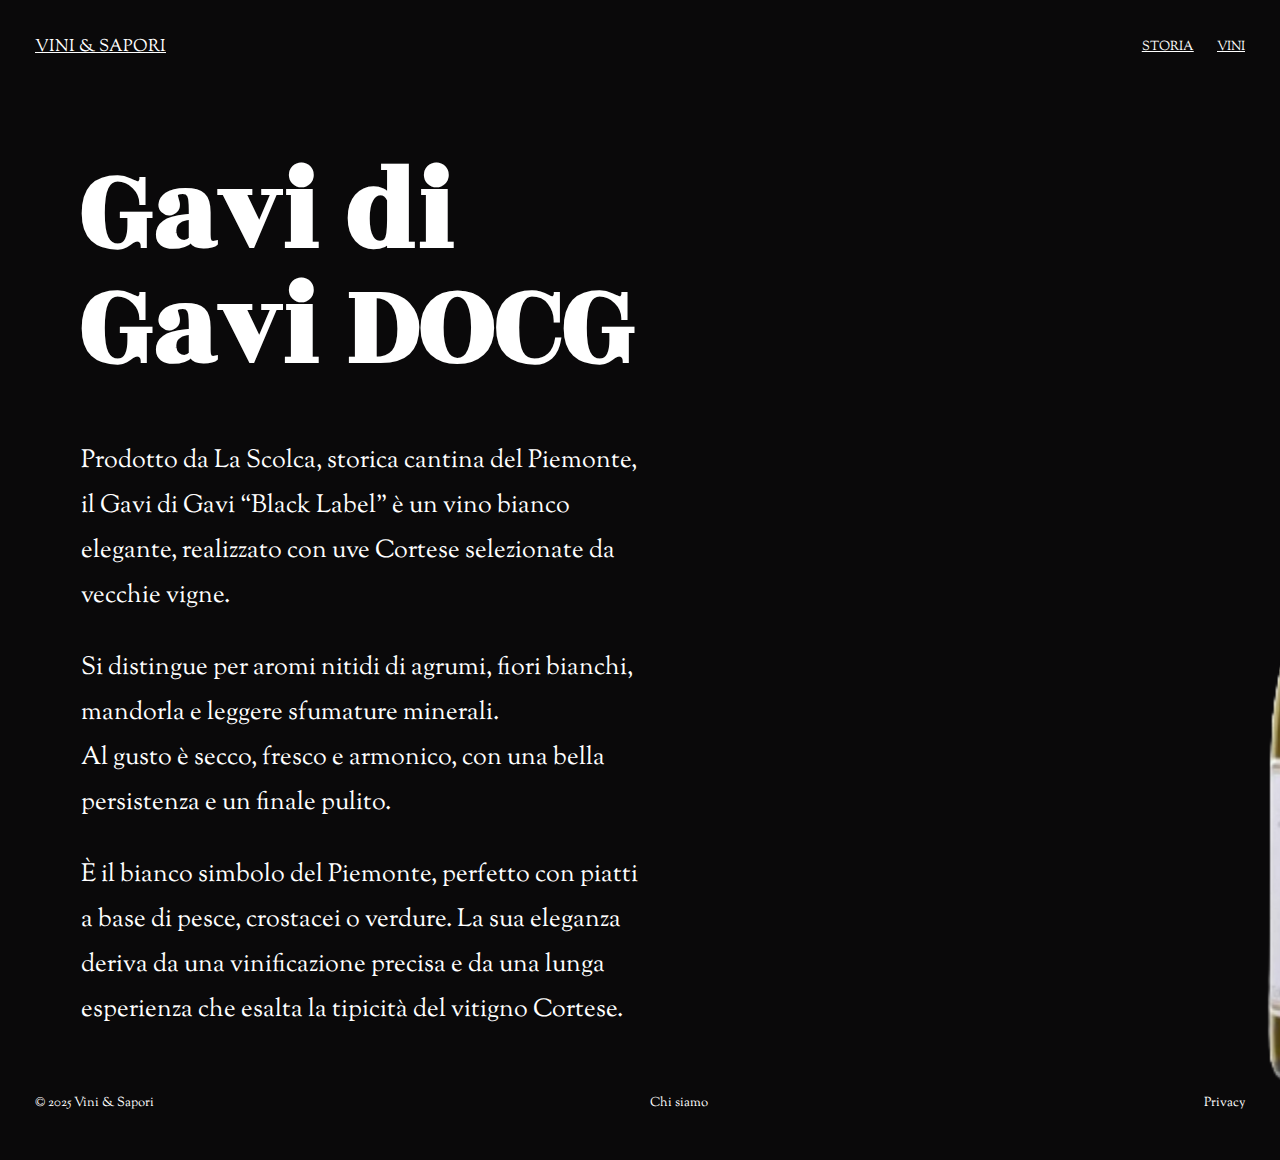
<file: gavi.html>
<!DOCTYPE html>
<html lang="en">
<head>
    <meta charset="UTF-8">
    <meta name="viewport" content="width=device-width, initial-scale=1.0">
    <title>Vini & Sapori</title>
    <link rel="stylesheet" href="css/style.css">
    <link href="https://fonts.googleapis.com/css2?family=Sorts+Mill+Goudy&display=swap" rel="stylesheet">
    <link href="https://fonts.googleapis.com/css2?family=Rozha+One&family=Sorts+Mill+Goudy&display=swap" rel="stylesheet">
</head>

<body>

    <header>

      <nav class="sezioni">
       <a href="index.html" class="sez">VINI & SAPORI</a>
        <div class="sezioni2">
        <a href="storia.html">STORIA</a>
        <a href="vini.html">VINI</a> </div>
      </nav>

      <div class="titolo">
      <h1>Gavi di</h1>
      <h1>Gavi DOCG</h1>
      </div>
    
 </header>

 <main>
  <div class="sottotitolov">
      <p>Prodotto da La Scolca, storica cantina del Piemonte,</p>
      <p>il Gavi di Gavi “Black Label” è un vino bianco</p>
      <p>elegante, realizzato con uve Cortese selezionate da</p>
      <p>vecchie vigne.</p>
  </div>

  <div class="sottotitolov">
      <p>Si distingue per aromi nitidi di agrumi, fiori bianchi,</p>
      <p>mandorla e leggere sfumature minerali.</p>
      <p>Al gusto è secco, fresco e armonico, con una bella</p>
      <p>persistenza e un finale pulito.</p>
  </div>

  <div class="sottotitolov">
      <p>È il bianco simbolo del Piemonte, perfetto con piatti</p>
      <p>a base di pesce, crostacei o verdure. La sua eleganza</p>
      <p>deriva da una vinificazione precisa e da una lunga</p>
      <p>esperienza che esalta la tipicità del vitigno Cortese.</p>
  </div>
  
    
  <div class="imgv10">
  <img src="immagini/immagine39.png">
  </div>
  
</main>

     <footer>
      <div class="footer">
        <p>© 2025 Vini & Sapori</p>
        <p>Chi siamo</p>
        <p>Privacy</p>
      </div>
    </footer>

</body>
</html>
</file>
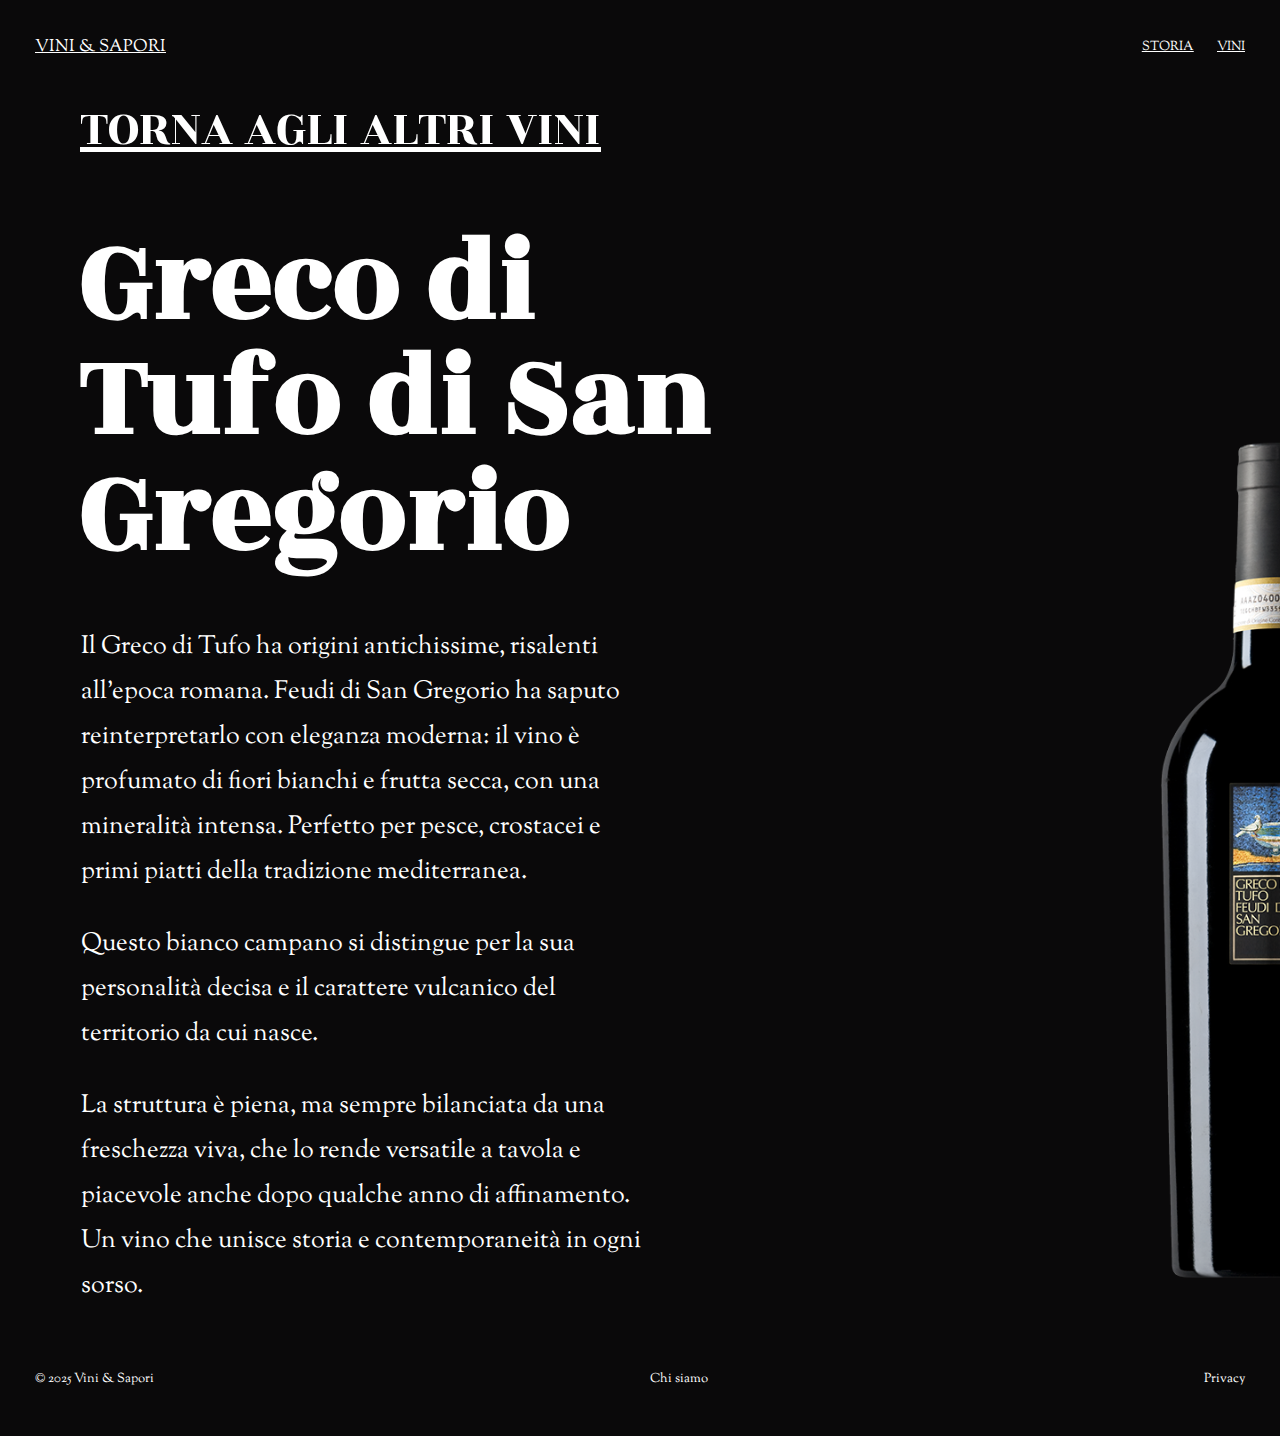
<file: gregorio.html>
<!DOCTYPE html>
<html lang="en">
<head>
    <meta charset="UTF-8">
    <meta name="viewport" content="width=device-width, initial-scale=1.0">
    <title>Vini & Sapori</title>
    <link rel="stylesheet" href="css/style.css">
    <link href="https://fonts.googleapis.com/css2?family=Sorts+Mill+Goudy&display=swap" rel="stylesheet">
    <link href="https://fonts.googleapis.com/css2?family=Rozha+One&family=Sorts+Mill+Goudy&display=swap" rel="stylesheet">
</head>

<body>

<header>

      <nav class="sezioni">
       <a href="index.html" class="sez">VINI & SAPORI</a>
        <div class="sezioni2">
        <a href="storia.html">STORIA</a>
        <a href="vini.html">VINI</a> </div>
      </nav>

<section class="titoloE">
        <a href="vini.html">TORNA AGLI ALTRI VINI</a>
</section>
    
      <div class="titolo">
      <h1>Greco di</h1>
      <h1>Tufo di San</h1>
      <h1>Gregorio</h1>
      </div>
    
 </header>

 <main>
  <div class="sottotitolov">
      <p>Il Greco di Tufo ha origini antichissime, risalenti</p>
      <p>all'epoca romana. Feudi di San Gregorio ha saputo</p>
      <p>reinterpretarlo con eleganza moderna: il vino è</p>
      <p>profumato di fiori bianchi e frutta secca, con una</p>
      <p>mineralità intensa. Perfetto per pesce, crostacei e</p>
      <p>primi piatti della tradizione mediterranea.</p>
  </div>

  <div class="sottotitolov">
      <p>Questo bianco campano si distingue per la sua</p>
      <p>personalità decisa e il carattere vulcanico del</p>
      <p>territorio da cui nasce.</p>
  </div>

  <div class="sottotitolov">
      <p>La struttura è piena, ma sempre bilanciata da una</p>
      <p>freschezza viva, che lo rende versatile a tavola e</p>
      <p>piacevole anche dopo qualche anno di affinamento.</p>
      <p>Un vino che unisce storia e contemporaneità in ogni</p>
      <p>sorso.</p>
  </div>

  <div class="imgv8">
  <img src="immagini/immagine37.png">
  </div>
  
</main>

      <footer>
      <div class="footer">
        <p>© 2025 Vini & Sapori</p>
        <p>Chi siamo</p>
        <p>Privacy</p>
      </div>
    </footer>

</body>
</html>
</file>
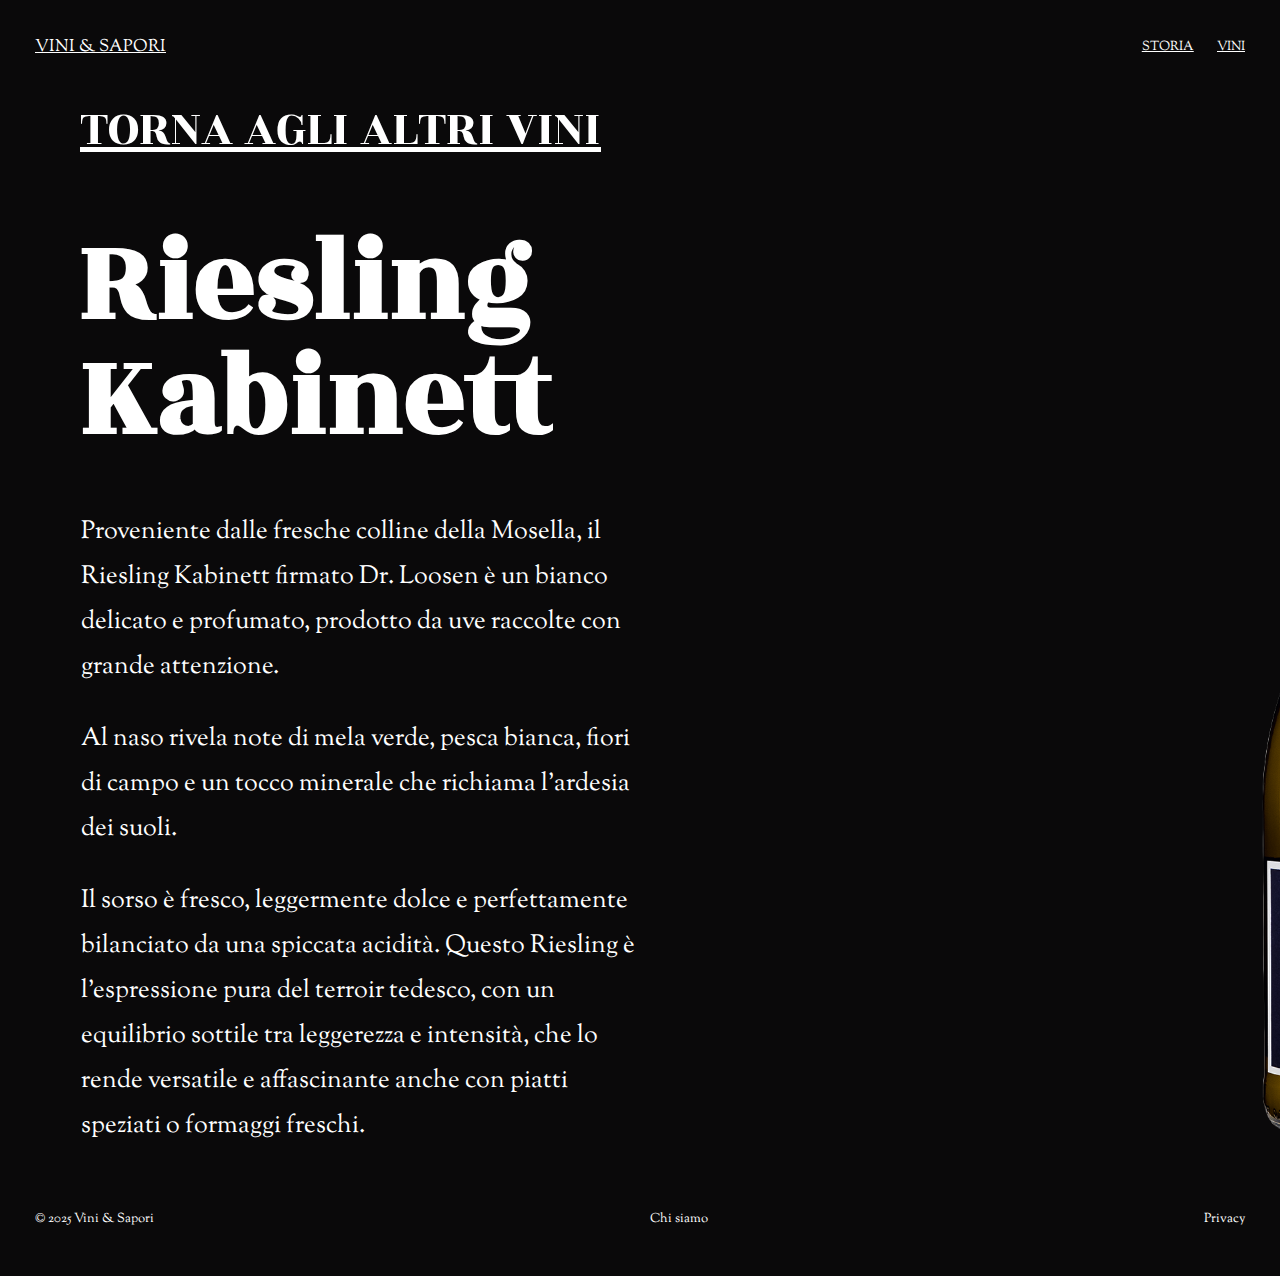
<file: kabinett.html>
<!DOCTYPE html>
<html lang="en">
<head>
    <meta charset="UTF-8">
    <meta name="viewport" content="width=device-width, initial-scale=1.0">
    <title>Vini & Sapori</title>
    <link rel="stylesheet" href="css/style.css">
    <link href="https://fonts.googleapis.com/css2?family=Sorts+Mill+Goudy&display=swap" rel="stylesheet">
    <link href="https://fonts.googleapis.com/css2?family=Rozha+One&family=Sorts+Mill+Goudy&display=swap" rel="stylesheet">
</head>

<body>

    <header>

      <nav class="sezioni">
       <a href="index.html" class="sez">VINI & SAPORI</a>
        <div class="sezioni2">
        <a href="storia.html">STORIA</a>
        <a href="vini.html">VINI</a> </div>
      </nav>

<section class="titoloE">
        <a href="vini.html">TORNA AGLI ALTRI VINI</a>
</section>
        
      <div class="titolo">
      <h1>Riesling</h1>
      <h1>Kabinett</h1>
      </div>
    
 </header>

 <main>
  <div class="sottotitolov">
      <p>Proveniente dalle fresche colline della Mosella, il</p>
      <p>Riesling Kabinett firmato Dr. Loosen è un bianco</p>
      <p>delicato e profumato, prodotto da uve raccolte con</p>
      <p>grande attenzione.</p>
  </div>

  <div class="sottotitolov">
      <p>Al naso rivela note di mela verde, pesca bianca, fiori</p>
      <p>di campo e un tocco minerale che richiama l’ardesia</p>
      <p>dei suoli.</p>
  </div>

  <div class="sottotitolov">
      <p>Il sorso è fresco, leggermente dolce e perfettamente</p>
      <p>bilanciato da una spiccata acidità. Questo Riesling è</p>
      <p>l’espressione pura del terroir tedesco, con un</p>
      <p>equilibrio sottile tra leggerezza e intensità, che lo</p>
      <p>rende versatile e affascinante anche con piatti</p>
      <p>speziati o formaggi freschi.</p>
  </div>

  <div class="imgv9">
  <img src="immagini/immagine38.png">
  </div>
  
</main>

     <footer>
      <div class="footer">
        <p>© 2025 Vini & Sapori</p>
        <p>Chi siamo</p>
        <p>Privacy</p>
      </div>
    </footer>

</body>
</html>
</file>
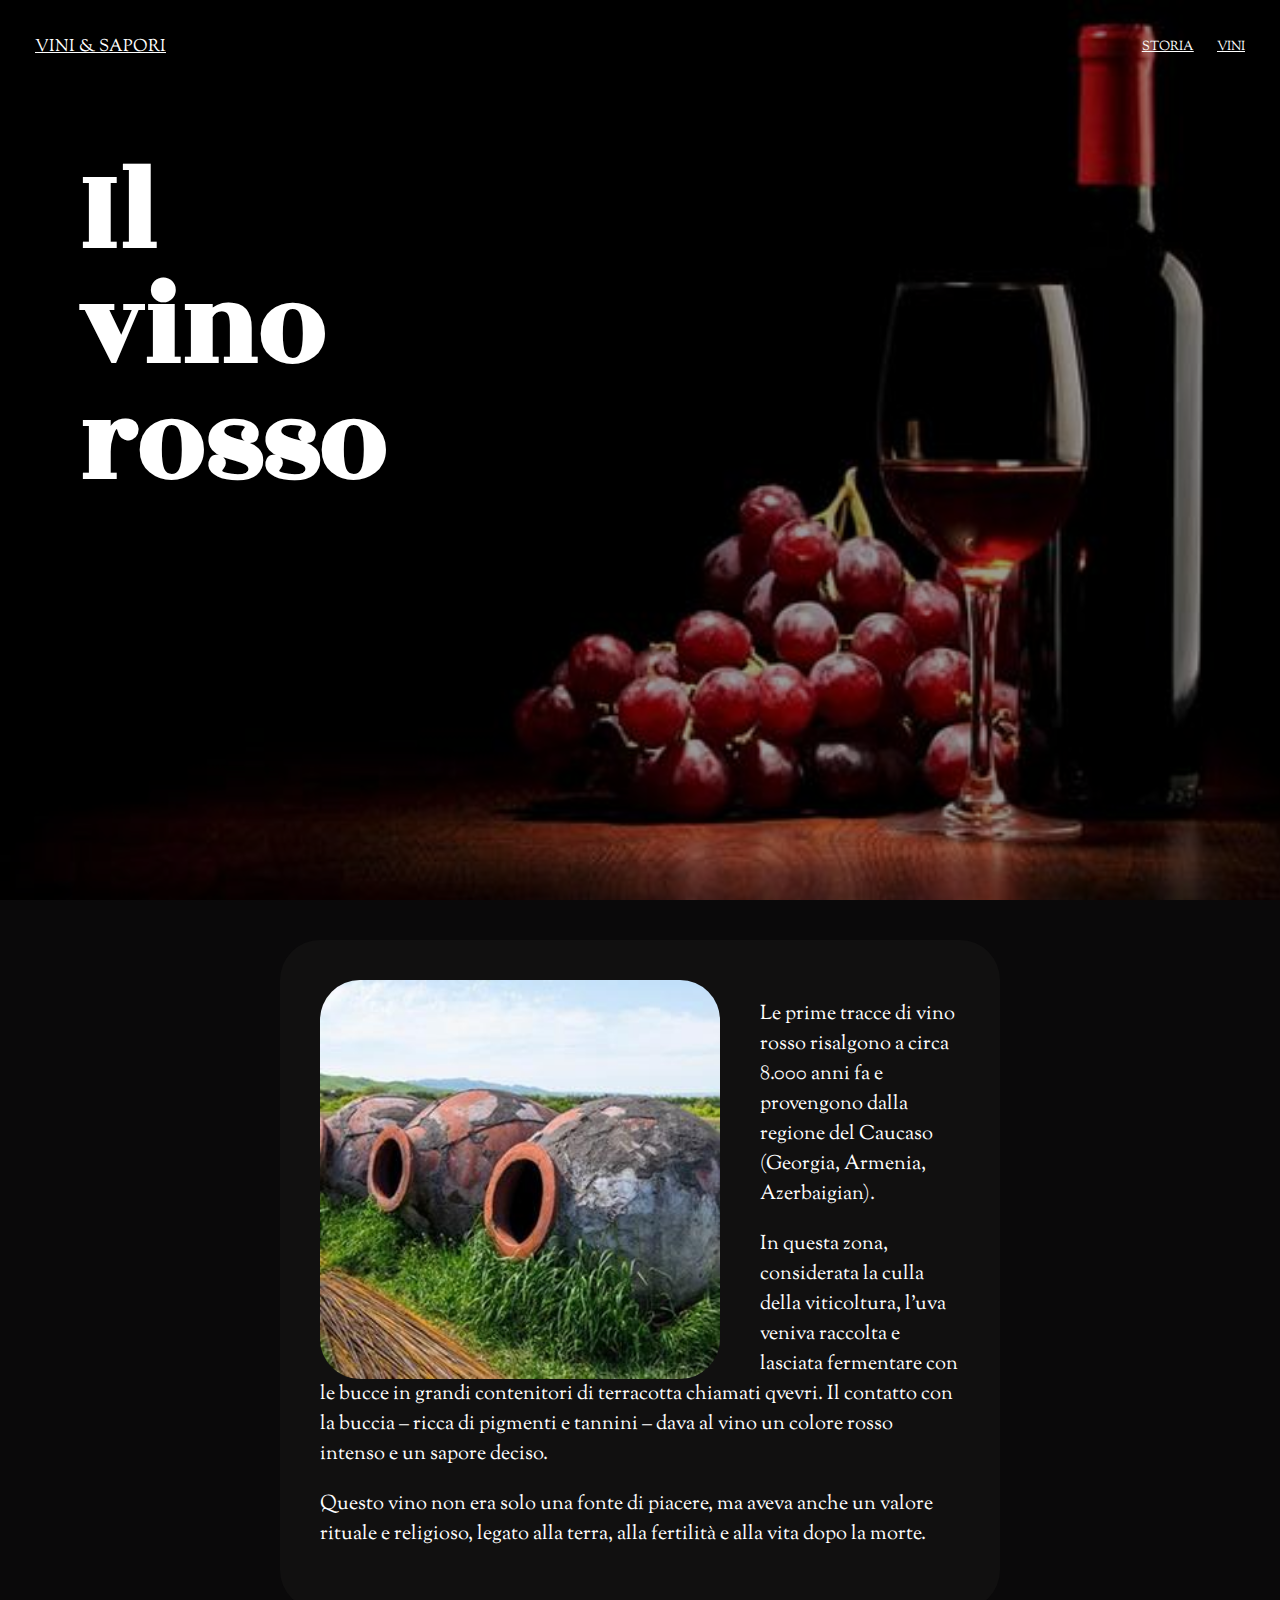
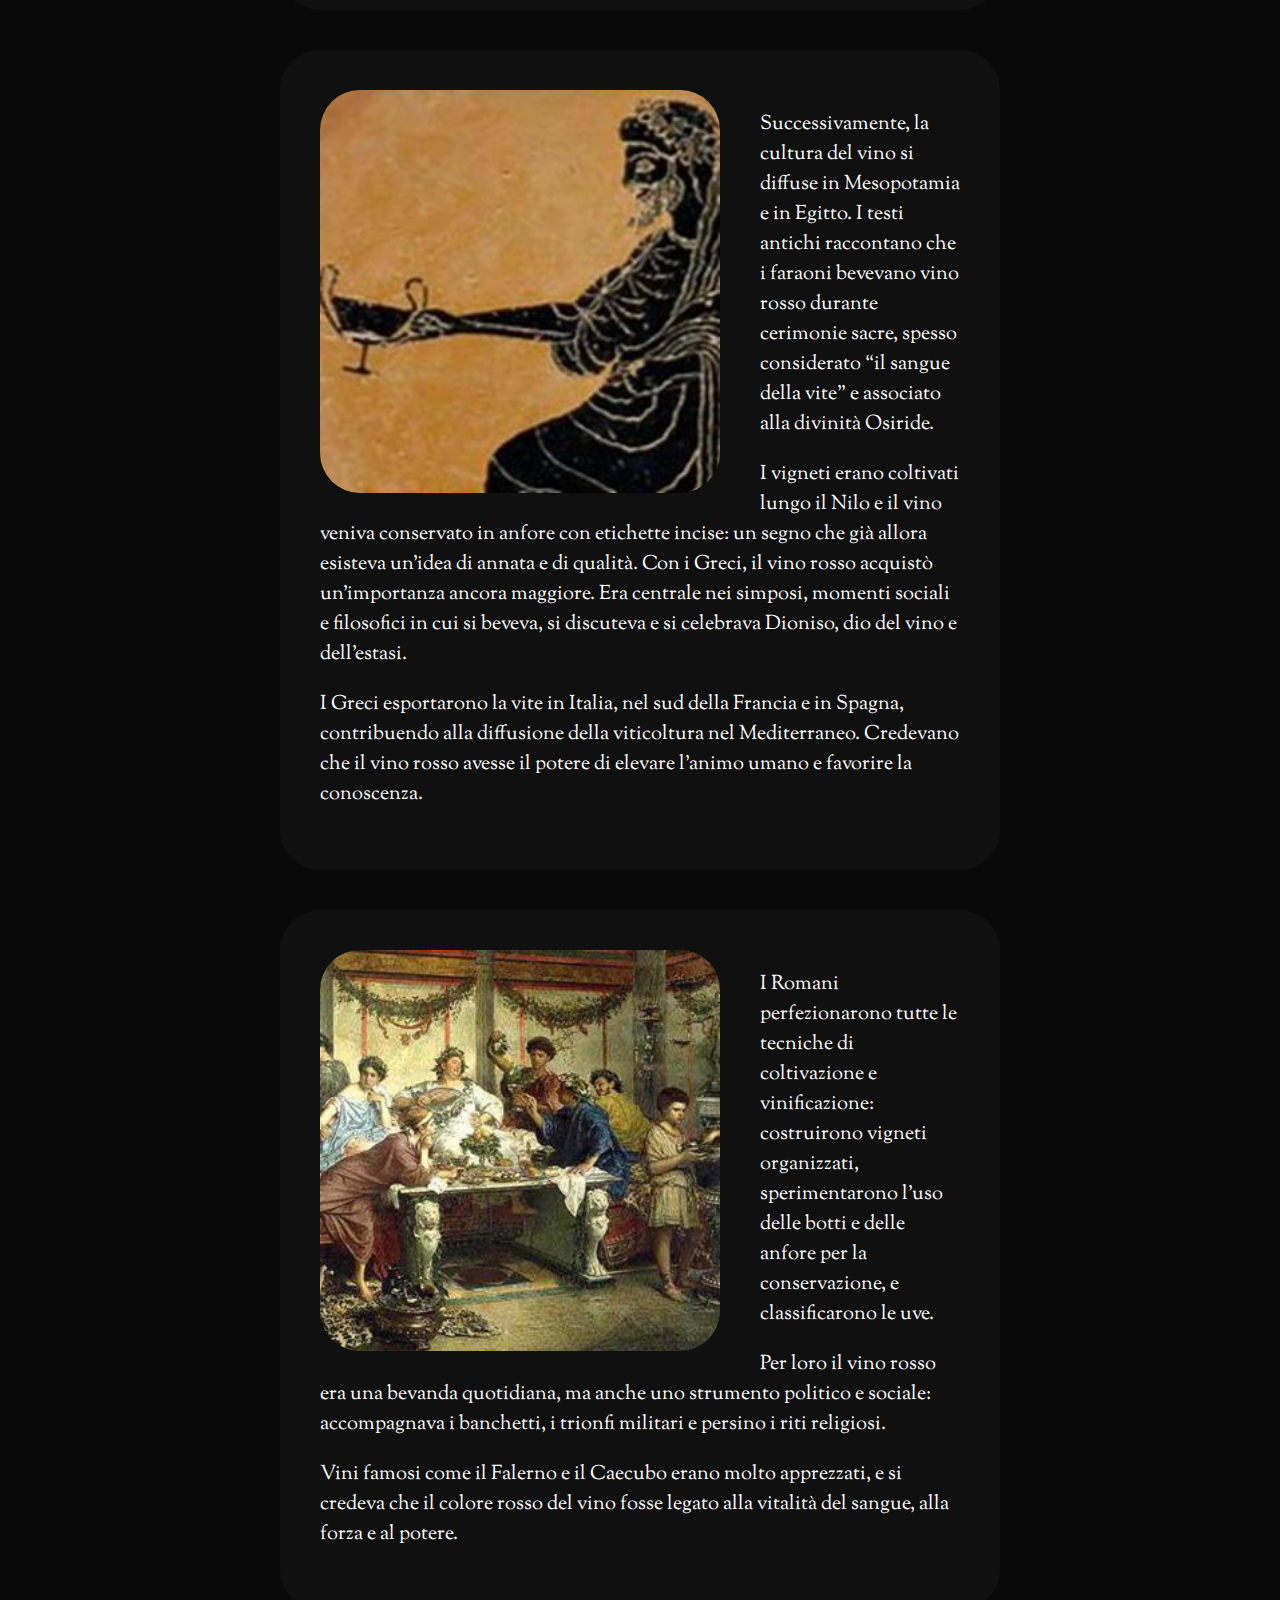
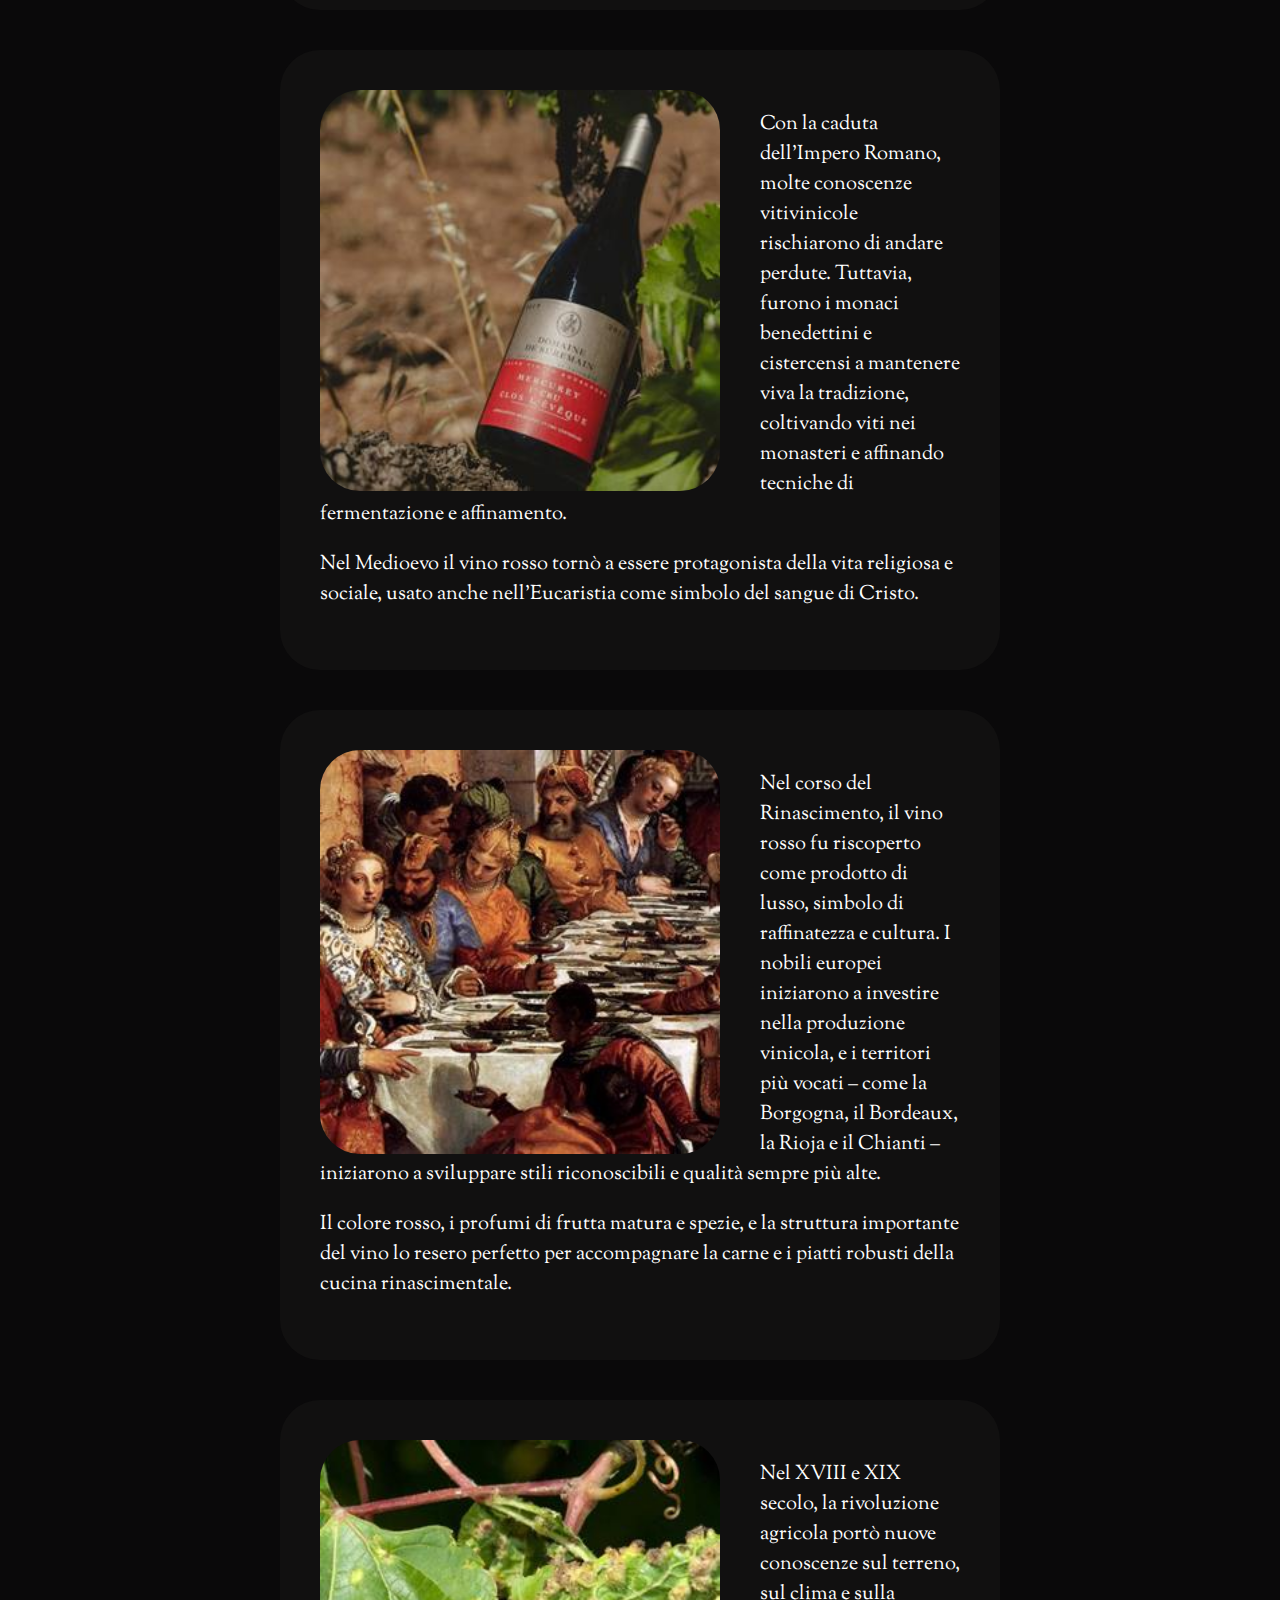
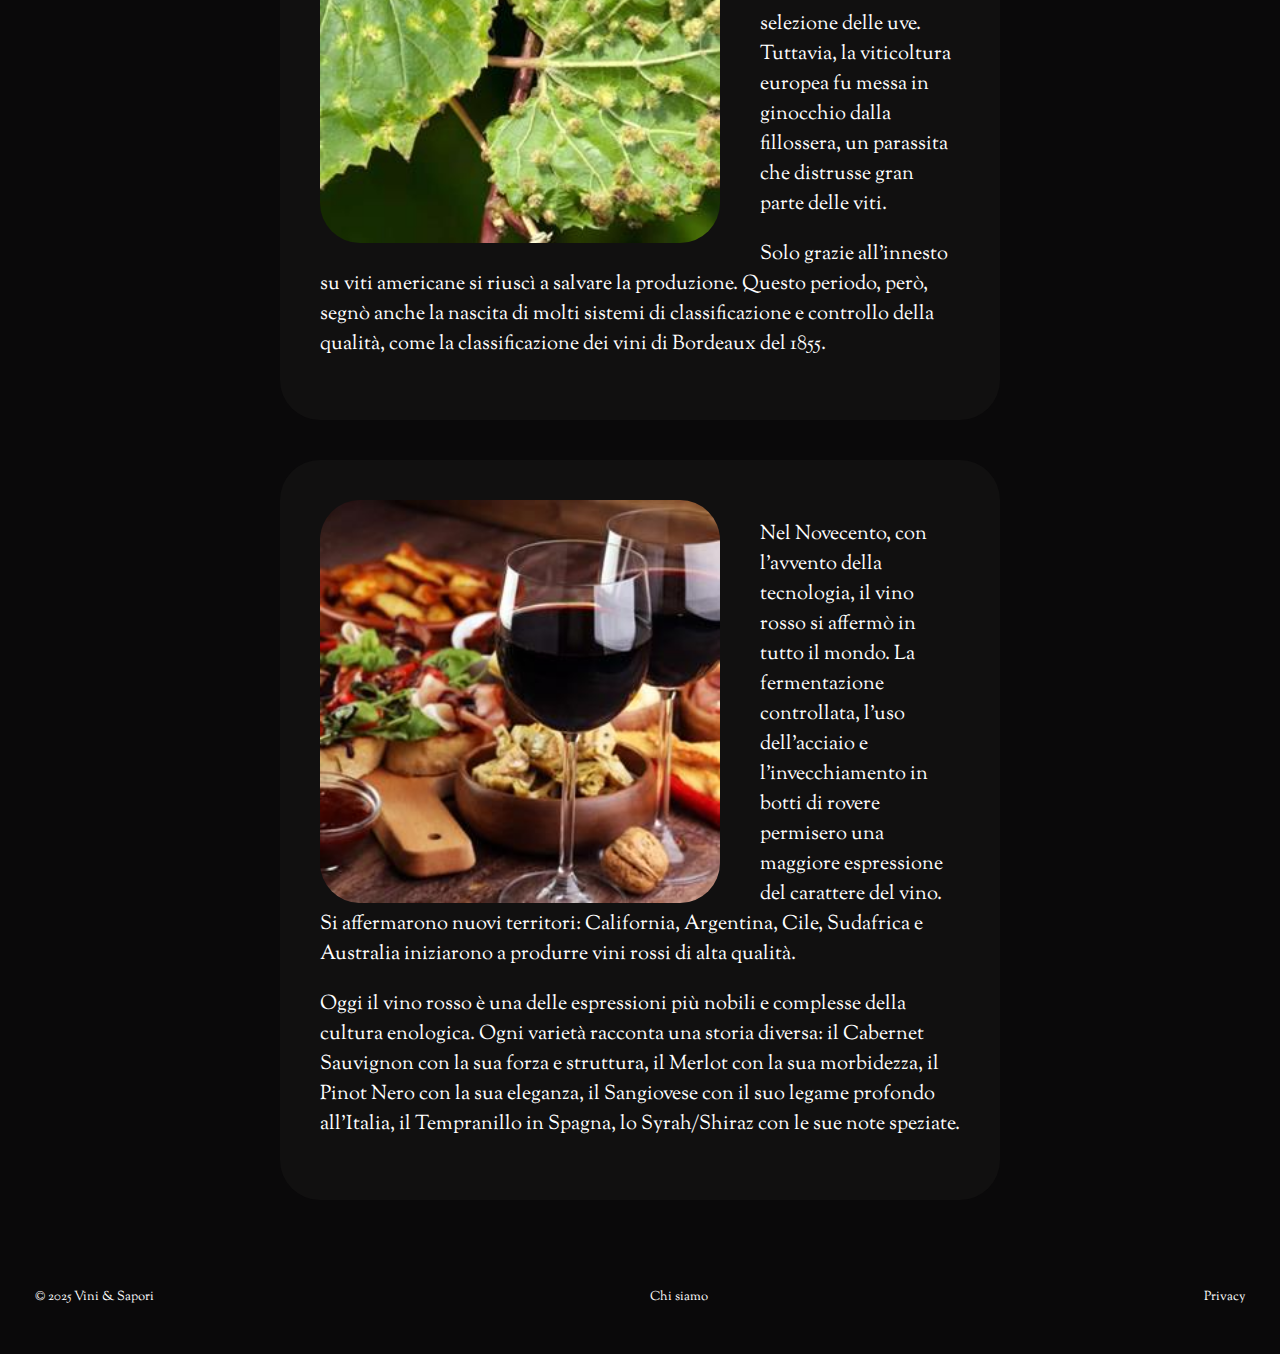
<file: rossi.html>
<!DOCTYPE html>
<html lang="en">
<head>
    <meta charset="UTF-8">
    <meta name="viewport" content="width=device-width, initial-scale=1.0">
    <title>Vini & Sapori</title>
    <link rel="stylesheet" href="css/style.css">
    <link href="https://fonts.googleapis.com/css2?family=Sorts+Mill+Goudy&display=swap" rel="stylesheet">
    <link href="https://fonts.googleapis.com/css2?family=Rozha+One&family=Sorts+Mill+Goudy&display=swap" rel="stylesheet">
</head>

<body>

    <header class="sfondo2">

      <nav class="sezioni">
       <a href="index.html" class="sez">VINI & SAPORI</a>
        <div class="sezioni2">
        <a href="storia.html">STORIA</a>
        <a href="vini.html">VINI</a> </div>
      </nav>
   
    <div class="titolo">
      <h1>Il<h1>
      <h1>vino<h1>
      <h1>rosso<h1>
    </div>

     </header>

     <main>
<section>
        <div class="contenitore"> 
            <div class="img">
                <img src="immagini/immagine6.jpeg"/>
            </div>
            
            <div class="sottotitolo2">
            <p>Le prime tracce di vino rosso risalgono a circa 8.000 anni fa
            e provengono dalla regione del Caucaso (Georgia, Armenia,
            Azerbaigian). </p>
            
            <p>In questa zona, considerata la culla della viticoltura, l’uva
            veniva raccolta e lasciata fermentare con le bucce in grandi
            contenitori di terracotta chiamati qvevri. Il contatto con la
            buccia – ricca di pigmenti e tannini – dava al vino un colore
            rosso intenso e un sapore deciso.</p>
            
            <p>Questo vino non era solo una fonte di piacere, ma aveva
            anche un valore rituale e religioso, legato alla terra, alla
            fertilità e alla vita dopo la morte.</p>
        </div>
                </div>
            </section>


            <section>
                <div class="contenitore"> 
                    <div class="img">
                <img src="immagini/immagine7.jpg"/>
                </div>
                
                <div class="sottotitolo2">
                        <p>Successivamente, la cultura del vino si diffuse in
                        Mesopotamia e in Egitto. I testi antichi raccontano che i
                        faraoni bevevano vino rosso durante cerimonie sacre, spesso
                        considerato “il sangue della vite” e associato alla divinità
                        Osiride.</p>
                        
                        <p>I vigneti erano coltivati lungo il Nilo e il vino veniva
                        conservato in anfore con etichette incise: un segno che già
                        allora esisteva un’idea di annata e di qualità. Con i Greci, il
                        vino rosso acquistò un’importanza ancora maggiore. Era
                        centrale nei simposi, momenti sociali e filosofici in cui si
                        beveva, si discuteva e si celebrava Dioniso, dio del vino e
                        dell’estasi.</p>
                        
                        <p>I Greci esportarono la vite in Italia, nel sud della Francia e in
                        Spagna, contribuendo alla diffusione della viticoltura nel
                        Mediterraneo. Credevano che il vino rosso avesse il potere
                        di elevare l’animo umano e favorire la conoscenza.</p>
                    </div>
                </div>
            </section>

            <section>
                <div class="contenitore"> 
                <div class="img">
                <img src="immagini/immagine8.jpg"/>
                </div>

                <div class="sottotitolo2">
                        <p>I Romani perfezionarono tutte le tecniche di coltivazione e
                        vinificazione: costruirono vigneti organizzati,
                        sperimentarono l’uso delle botti e delle anfore per la
                        conservazione, e classificarono le uve.</p>
                        
                        <p>Per loro il vino rosso era una bevanda quotidiana, ma anche
                        uno strumento politico e sociale: accompagnava i banchetti,
                        i trionfi militari e persino i riti religiosi.</p>
                        
                        <p>Vini famosi come il Falerno e il Caecubo erano molto
                        apprezzati, e si credeva che il colore rosso del vino fosse
                        legato alla vitalità del sangue, alla forza e al potere.</p>
                    </div>
                </div>
            </section>

            <section>
                <div class="contenitore"> 
                <div class="img">
                <img src="immagini/immagine9.jpg"/>
                </div>

                <div class="sottotitolo2">
                        <p>Con la caduta dell’Impero Romano, molte conoscenze
                        vitivinicole rischiarono di andare perdute. Tuttavia, furono
                        i monaci benedettini e cistercensi a mantenere viva la
                        tradizione, coltivando viti nei monasteri e affinando
                        tecniche di fermentazione e affinamento.</p>
                        
                        <p>Nel Medioevo il vino rosso tornò a essere protagonista della
                        vita religiosa e sociale, usato anche nell’Eucaristia come
                        simbolo del sangue di Cristo.</p>
                    </div>
                </div>
            </section>

            <section>
                <div class="contenitore"> 
                <div class="img">
                <img src="immagini/immagine10.jpg"/>
                </div>

                <div class="sottotitolo2">
                        <p>Nel corso del Rinascimento, il vino rosso fu riscoperto come
                        prodotto di lusso, simbolo di raffinatezza e cultura. I nobili
                        europei iniziarono a investire nella produzione vinicola, e i
                        territori più vocati – come la Borgogna, il Bordeaux, la Rioja
                        e il Chianti – iniziarono a sviluppare stili riconoscibili e
                        qualità sempre più alte. </p>
                        
                        <p>Il colore rosso, i profumi di frutta matura e spezie, e la
                        struttura importante del vino lo resero perfetto per
                        accompagnare la carne e i piatti robusti della cucina
                        rinascimentale.</p>
                    </div>
                </div>
            </section>

            <section>
                <div class="contenitore"> 
                <div class="img">
                <img src="immagini/immagine11.jpg"/>
                </div>

                <div class="sottotitolo2">
                        <p>Nel XVIII e XIX secolo, la rivoluzione agricola portò nuove
                        conoscenze sul terreno, sul clima e sulla selezione delle uve.
                        Tuttavia, la viticoltura europea fu messa in ginocchio dalla
                        fillossera, un parassita che distrusse gran parte delle viti. </p>
                        
                        <p>Solo grazie all’innesto su viti americane si riuscì a salvare la
                        produzione. Questo periodo, però, segnò anche la nascita di
                        molti sistemi di classificazione e controllo della qualità,
                        come la classificazione dei vini di Bordeaux del 1855.</p>
                    </div>
                </div>
            </section>

            <section>
                <div class="contenitore"> 
                <div class="img">
                <img src="immagini/immagine12.jpg"/>
                </div>

                <div class="sottotitolo2">
                        <p>Nel Novecento, con l’avvento della tecnologia, il vino rosso
                        si affermò in tutto il mondo. La fermentazione controllata,
                        l’uso dell’acciaio e l’invecchiamento in botti di rovere
                        permisero una maggiore espressione del carattere del vino.
                        Si affermarono nuovi territori: California, Argentina, Cile,
                        Sudafrica e Australia iniziarono a produrre vini rossi di alta
                        qualità. </p>
                        
                        <p>Oggi il vino rosso è una delle espressioni più nobili e
                        complesse della cultura enologica. Ogni varietà racconta
                        una storia diversa: il Cabernet Sauvignon con la sua forza e
                        struttura, il Merlot con la sua morbidezza, il Pinot Nero con
                        la sua eleganza, il Sangiovese con il suo legame profondo
                        all’Italia, il Tempranillo in Spagna, lo Syrah/Shiraz con le
                        sue note speziate.</p>
                    </div>
                </div>
            </section> 

		</div>
	</div>

</main>
    <footer>
      <div class="footer">
        <p>© 2025 Vini & Sapori</p>
        <p>Chi siamo</p>
        <p>Privacy</p>
      </div>
    </footer>
</body>
</html>
</file>
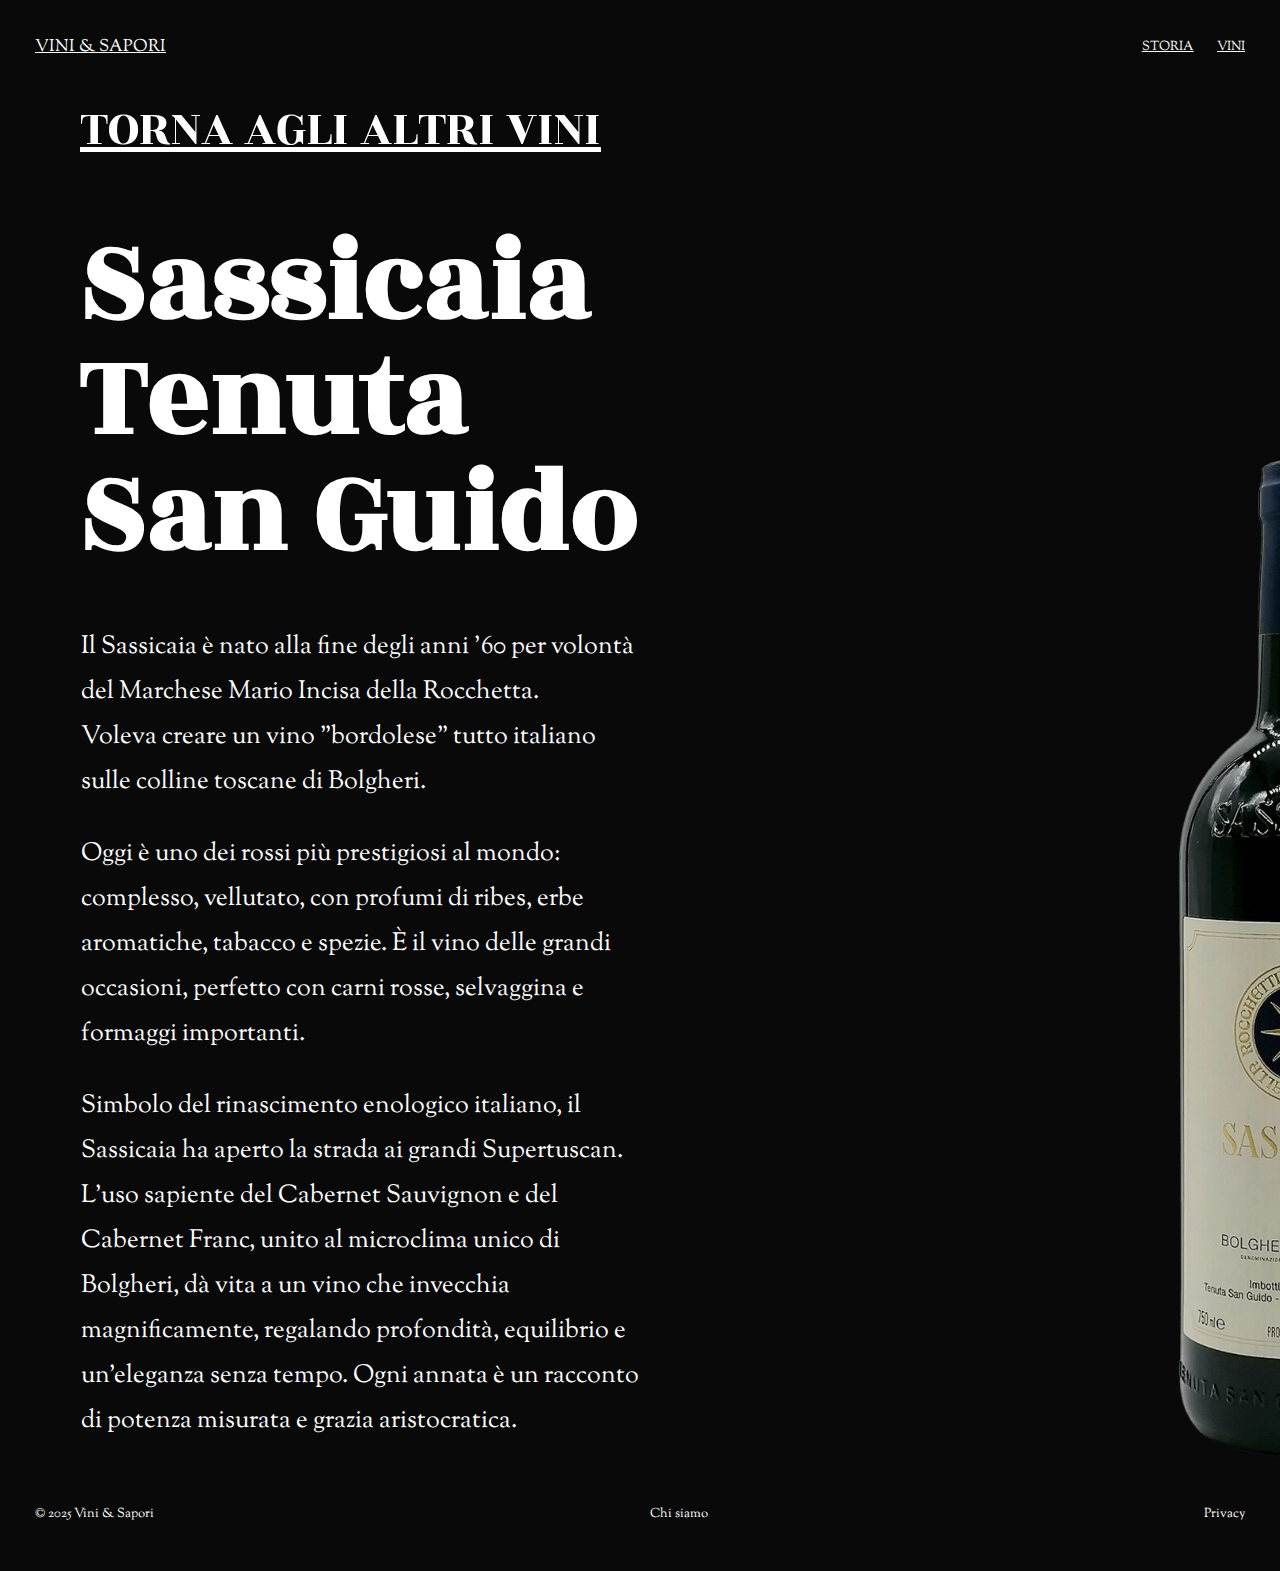
<file: sassicaia.html>
<!DOCTYPE html>
<html lang="en">
<head>
    <meta charset="UTF-8">
    <meta name="viewport" content="width=device-width, initial-scale=1.0">
    <title>Vini & Sapori</title>
    <link rel="stylesheet" href="css/style.css">
    <link href="https://fonts.googleapis.com/css2?family=Sorts+Mill+Goudy&display=swap" rel="stylesheet">
    <link href="https://fonts.googleapis.com/css2?family=Rozha+One&family=Sorts+Mill+Goudy&display=swap" rel="stylesheet">
</head>

<body>

    <header>

      <nav class="sezioni">
       <a href="index.html" class="sez">VINI & SAPORI</a>
        <div class="sezioni2">
        <a href="storia.html">STORIA</a>
        <a href="vini.html">VINI</a> </div>
      </nav>

<section class="titoloE">
        <a href="vini.html">TORNA AGLI ALTRI VINI</a>
</section>
        
      <div class="titolo">
      <h1>Sassicaia</h1>
      <h1>Tenuta</h1>
      <h1>San Guido</h1>
      </div>
    
 </header>

 <main>
  <div class="sottotitolov">
      <p>Il Sassicaia è nato alla fine degli anni '60 per volontà</p>
      <p>del Marchese Mario Incisa della Rocchetta.</p>
      <p>Voleva creare un vino "bordolese" tutto italiano</p>
      <p>sulle colline toscane di Bolgheri.</p>
      
  </div>
  
  <div class="sottotitolov">

      <p>Oggi è uno dei rossi più prestigiosi al mondo:</p>
      <p>complesso, vellutato, con profumi di ribes, erbe</p>
      <p>aromatiche, tabacco e spezie. È il vino delle grandi</p>
      <p>occasioni, perfetto con carni rosse, selvaggina e</p>
      <p>formaggi importanti.</p>
</div>

<div class="sottotitolov">
      <p>Simbolo del rinascimento enologico italiano, il</p>
      <p>Sassicaia ha aperto la strada ai grandi Supertuscan.</p>
      <p>L’uso sapiente del Cabernet Sauvignon e del</p>
      <p>Cabernet Franc, unito al microclima unico di</p>
      <p>Bolgheri, dà vita a un vino che invecchia</p>
      <p>magnificamente, regalando profondità, equilibrio e</p>
      <p>un'eleganza senza tempo. Ogni annata è un racconto</p>
      <p>di potenza misurata e grazia aristocratica. </p>
</div>

   <div class="imgv">
  <img src="immagini/immagine30.png">
</div>

</main>

      <footer>
      <div class="footer">
        <p>© 2025 Vini & Sapori</p>
        <p>Chi siamo</p>
        <p>Privacy</p>
      </div>
    </footer>

         
</body>
</html>
</file>
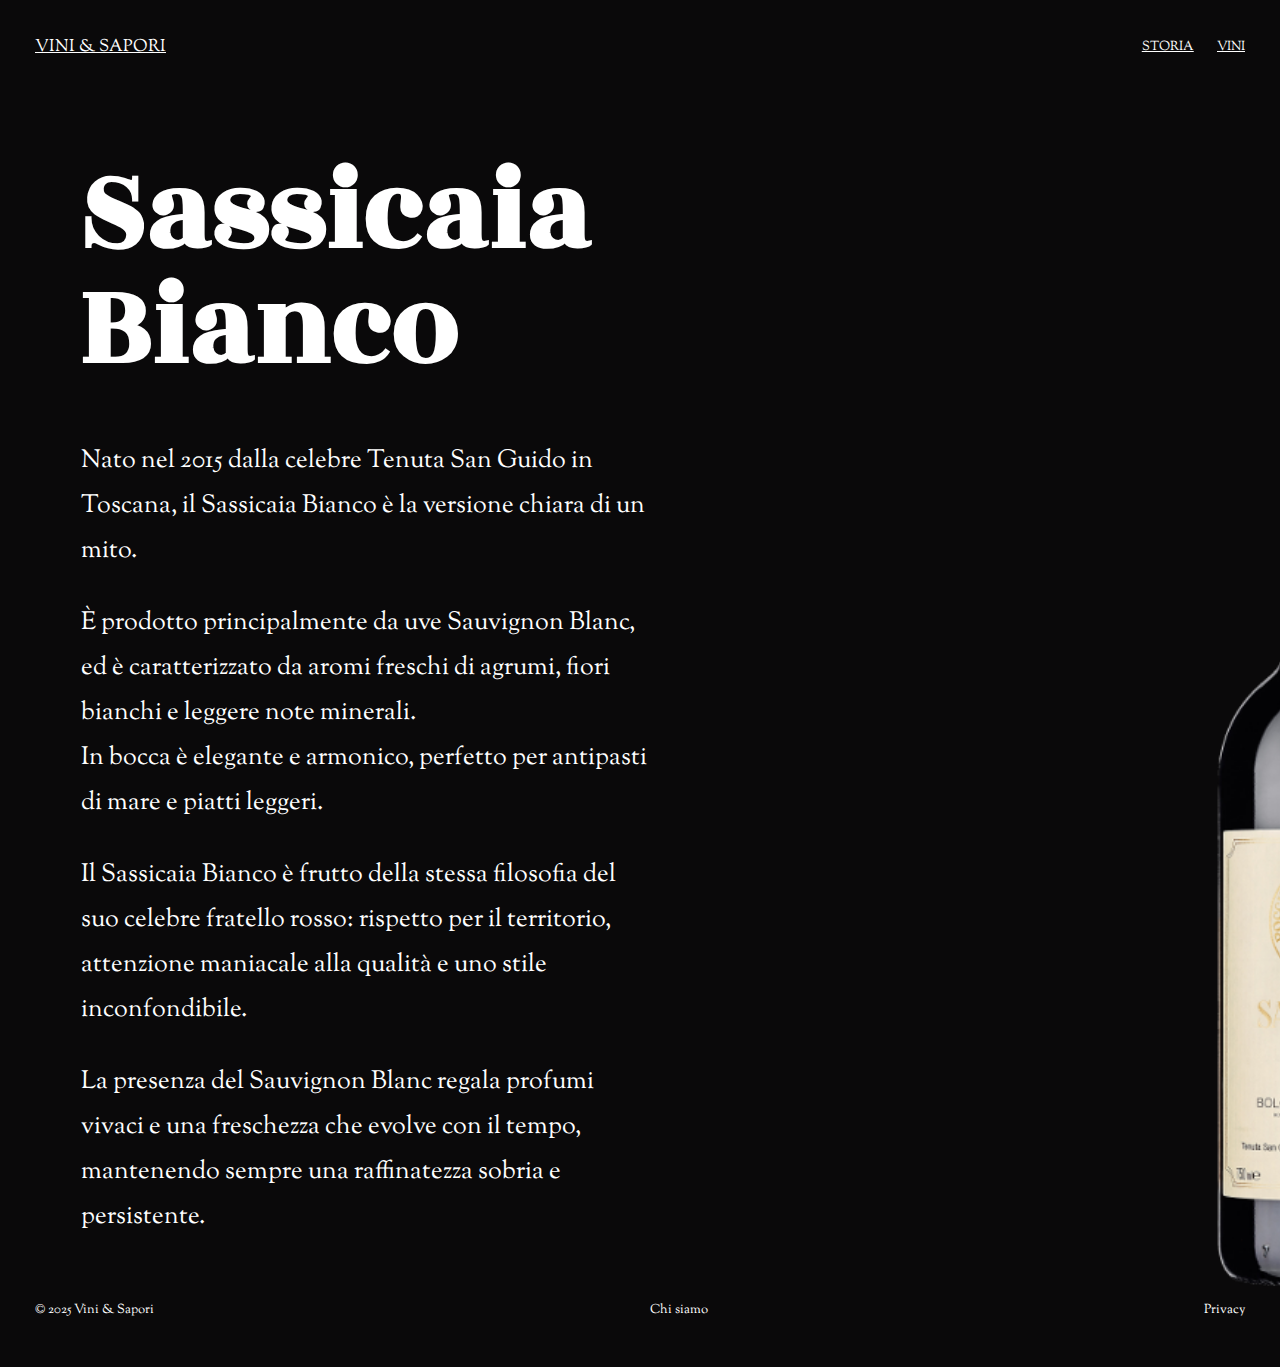
<file: sassicaia2.html>
<!DOCTYPE html>
<html lang="en">
<head>
    <meta charset="UTF-8">
    <meta name="viewport" content="width=device-width, initial-scale=1.0">
    <title>Vini & Sapori</title>
    <link rel="stylesheet" href="css/style.css">
    <link href="https://fonts.googleapis.com/css2?family=Sorts+Mill+Goudy&display=swap" rel="stylesheet">
    <link href="https://fonts.googleapis.com/css2?family=Rozha+One&family=Sorts+Mill+Goudy&display=swap" rel="stylesheet">
</head>

<body>

    <header>

      <nav class="sezioni">
       <a href="index.html" class="sez">VINI & SAPORI</a>
        <div class="sezioni2">
        <a href="storia.html">STORIA</a>
        <a href="vini.html">VINI</a> </div>
      </nav>

      <div class="titolo">
      <h1>Sassicaia</h1>
      <h1>Bianco</h1>
      </div>
    
 </header>

 <main>
  <div class="sottotitolov">
      <p>Nato nel 2015 dalla celebre Tenuta San Guido in </p>
      <p>Toscana, il Sassicaia Bianco è la versione chiara di un</p>
      <p>mito.</p>
  </div>

  <div class="sottotitolov">
      <p>È prodotto principalmente da uve Sauvignon Blanc,</p>
      <p>ed è caratterizzato da aromi freschi di agrumi, fiori </p>
      <p>bianchi e leggere note minerali.</p>
      <p>In bocca è elegante e armonico, perfetto per antipasti</p>
      <p>di mare e piatti leggeri.</p>
  </div>

  <div class="sottotitolov">
      <p>Il Sassicaia Bianco è frutto della stessa filosofia del</p>
      <p>suo celebre fratello rosso: rispetto per il territorio,</p>
      <p>attenzione maniacale alla qualità e uno stile</p>
      <p>inconfondibile.</p>
  </div>

  <div class="sottotitolov">
      <p>La presenza del Sauvignon Blanc regala profumi</p>
      <p>vivaci e una freschezza che evolve con il tempo,</p>
      <p>mantenendo sempre una raffinatezza sobria e</p>
      <p>persistente.</p>
  </div>

   <div class="imgv6">
  <img src="immagini/immagine35.png">
</div>

</main>

     <footer>
      <div class="footer">
        <p>© 2025 Vini & Sapori</p>
        <p>Chi siamo</p>
        <p>Privacy</p>
      </div>
    </footer>

         
</body>
</html>
</file>
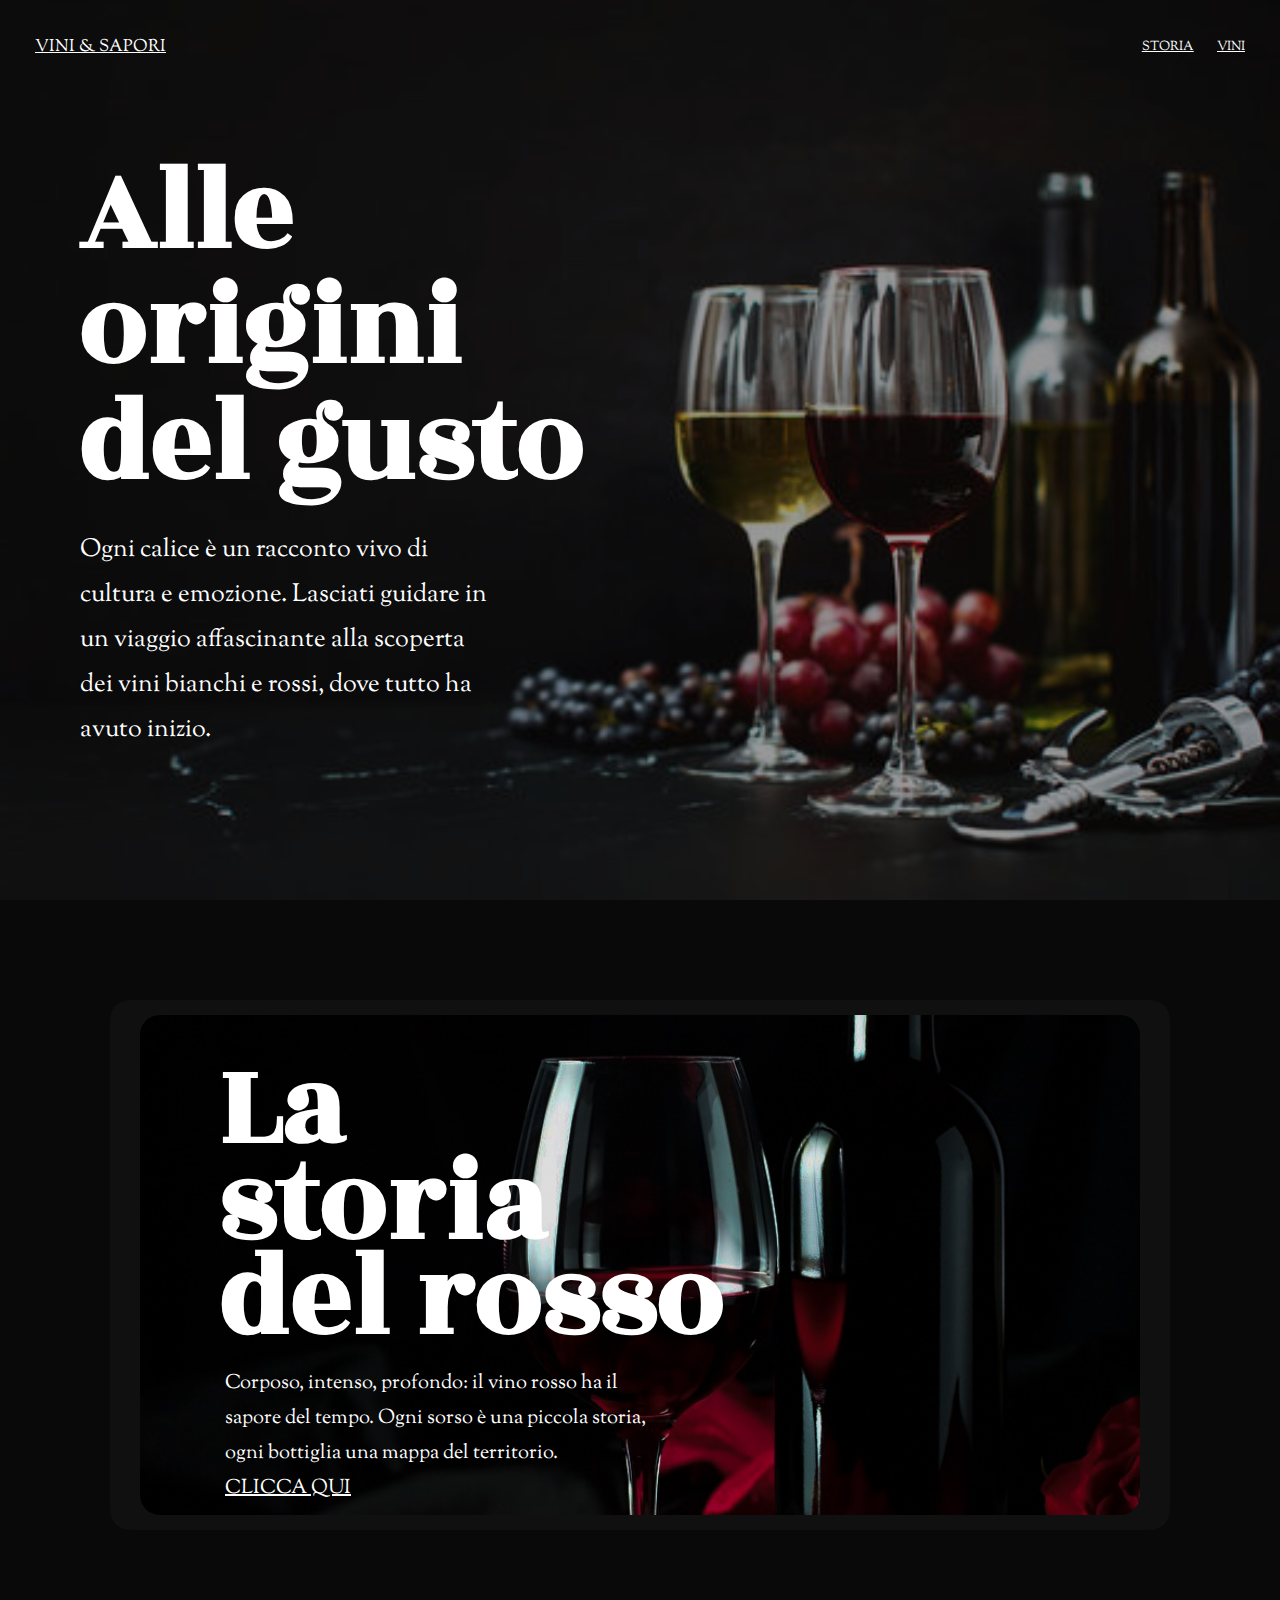
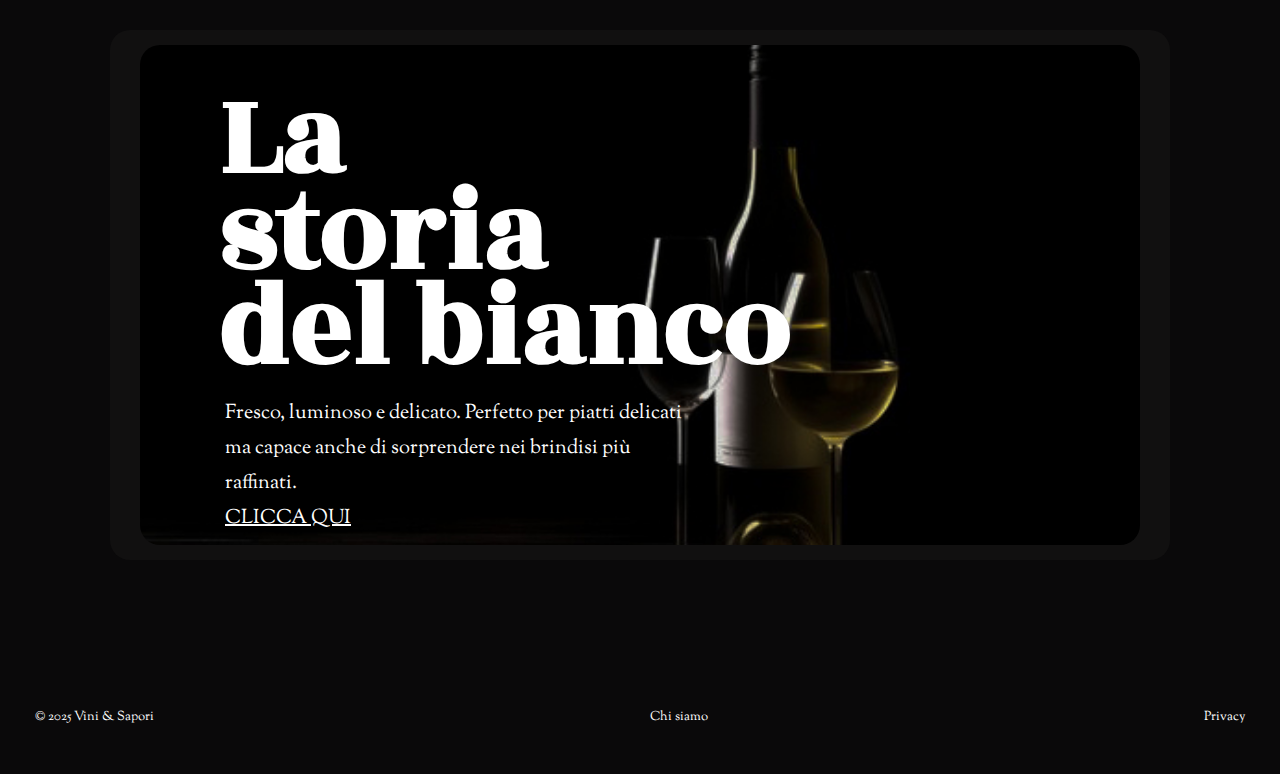
<file: storia.html>
<!DOCTYPE html>
<html lang="en">
<head>
    <meta charset="UTF-8">
    <meta name="viewport" content="width=device-width, initial-scale=1.0">
    <title>Vini & Sapori</title>
    <link rel="stylesheet" href="css/style.css">
    <link href="https://fonts.googleapis.com/css2?family=Sorts+Mill+Goudy&display=swap" rel="stylesheet">
    <link href="https://fonts.googleapis.com/css2?family=Rozha+One&family=Sorts+Mill+Goudy&display=swap" rel="stylesheet">
</head>

<body>

    <header class="sfondo">

      <nav class="sezioni">
       <a href="index.html" class="sez">VINI & SAPORI</a>
        <div class="sezioni2">
        <a href="storia.html">STORIA</a>
        <a href="vini.html">VINI</a> </div>
      </nav>

    <div class="titolo">
      <h1>Alle</h1>
      <h1>origini</h1>
      <h1>del gusto</h1>
    </div>

    <div class="sottotitolo">
      <p>Ogni calice è un racconto vivo di </p>
      <p>cultura e emozione. Lasciati guidare in</p>
      <p>un viaggio affascinante alla scoperta</p>
      <p>dei vini bianchi e rossi, dove tutto ha</p>
      <p>avuto inizio.</p>
    </div>

     </header>

        <main>
     <section class="blocco2">
<div class="card2">
  <a href="rossi.html">
  <img src="immagini/immagine2c.jpg" alt="rossi.html">
  </a>
  
</div>
<div class="titolo3">
  <h1>La</h1>
  <h1>storia</h1>
  <h1>del rosso</h1>
</div>

<div class="sottotitolo3">
  <p>Corposo, intenso, profondo: il vino rosso ha il</p> 
  <p>sapore del tempo. Ogni sorso è una piccola storia,</p>
  <p>ogni bottiglia una mappa del territorio.</p>
</div>
<div class="link2">
  <a href="rossi.html">CLICCA QUI</a>
</div>
     </section>



     <section class="blocco2">
<div class="card2">
  <a href="bianchi.html">
  <img src="immagini/immagine3.jpg" alt="bianchi.html">
  </a>
</div>
<div class="titolo3">
  <h1>La</h1>
  <h1>storia</h1>
  <h1>del bianco</h1>
</div>

<div class="sottotitolo3">
  <p>Fresco, luminoso e delicato. Perfetto per piatti delicati </p>
  <p>ma capace anche di sorprendere nei brindisi più</p>
  <p>raffinati.</p>
</div>
<div class="link2">
  <a href="bianchi.html">CLICCA QUI</a>
</div>
     </section>


</main>

<footer>
      <div class="footer">
        <p>© 2025 Vini & Sapori</p>
        <p>Chi siamo</p>
        <p>Privacy</p>
      </div>
    </footer>

</body>
</html>
</file>
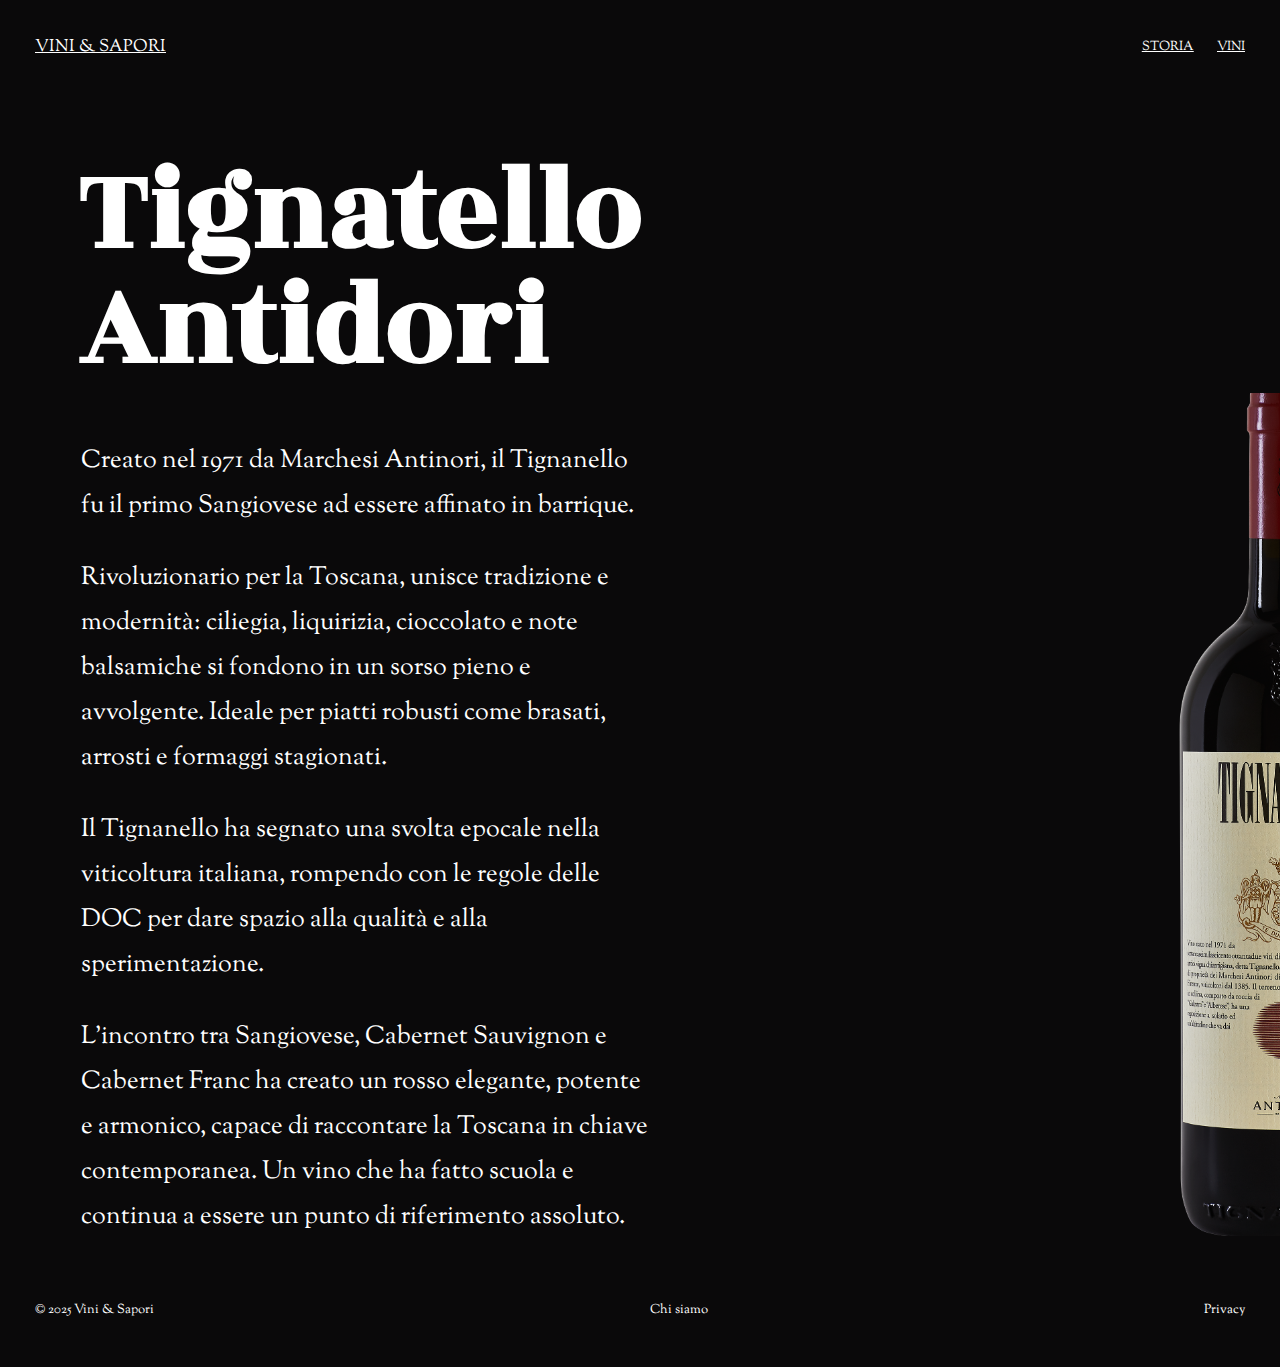
<file: tignatello.html>
<!DOCTYPE html>
<html lang="en">
<head>
    <meta charset="UTF-8">
    <meta name="viewport" content="width=device-width, initial-scale=1.0">
    <title>Vini & Sapori</title>
    <link rel="stylesheet" href="css/style.css">
    <link href="https://fonts.googleapis.com/css2?family=Sorts+Mill+Goudy&display=swap" rel="stylesheet">
    <link href="https://fonts.googleapis.com/css2?family=Rozha+One&family=Sorts+Mill+Goudy&display=swap" rel="stylesheet">
</head>

<body>

    <header>

      <nav class="sezioni">
       <a href="index.html" class="sez">VINI & SAPORI</a>
        <div class="sezioni2">
        <a href="storia.html">STORIA</a>
        <a href="vini.html">VINI</a> </div>
      </nav>

      <div class="titolo">
      <h1>Tignatello</h1>
      <h1>Antidori</h1>
      </div>
    
 </header>

 <main>
  <div class="sottotitolov">
      <p>Creato nel 1971 da Marchesi Antinori, il Tignanello </p>
      <p>fu il primo Sangiovese ad essere affinato in barrique.</p>
  </div>

  <div class="sottotitolov">
      <p>Rivoluzionario per la Toscana, unisce tradizione e</p>
      <p>modernità: ciliegia, liquirizia, cioccolato e note </p>
      <p>balsamiche si fondono in un sorso pieno e </p>
      <p>avvolgente. Ideale per piatti robusti come brasati, </p>
      <p>arrosti e formaggi stagionati.</p>
  </div>

  <div class="sottotitolov">
      <p>Il Tignanello ha segnato una svolta epocale nella </p>
      <p>viticoltura italiana, rompendo con le regole delle </p>
      <p>DOC per dare spazio alla qualità e alla </p>
      <p>sperimentazione.</p>
  </div>

  <div class="sottotitolov">
      <p>L’incontro tra Sangiovese, Cabernet Sauvignon e </p>
      <p>Cabernet Franc ha creato un rosso elegante, potente</p>
      <p>e armonico, capace di raccontare la Toscana in chiave</p>
      <p>contemporanea. Un vino che ha fatto scuola e </p>
      <p>continua a essere un punto di riferimento assoluto.</p>
  </div>
   
  
  <div class="imgv2">
  <img src="immagini/immagine31.png">
</div>
</main>

     <footer>
      <div class="footer">
        <p>© 2025 Vini & Sapori</p>
        <p>Chi siamo</p>
        <p>Privacy</p>
      </div>
    </footer>

</body>
</html>
</file>
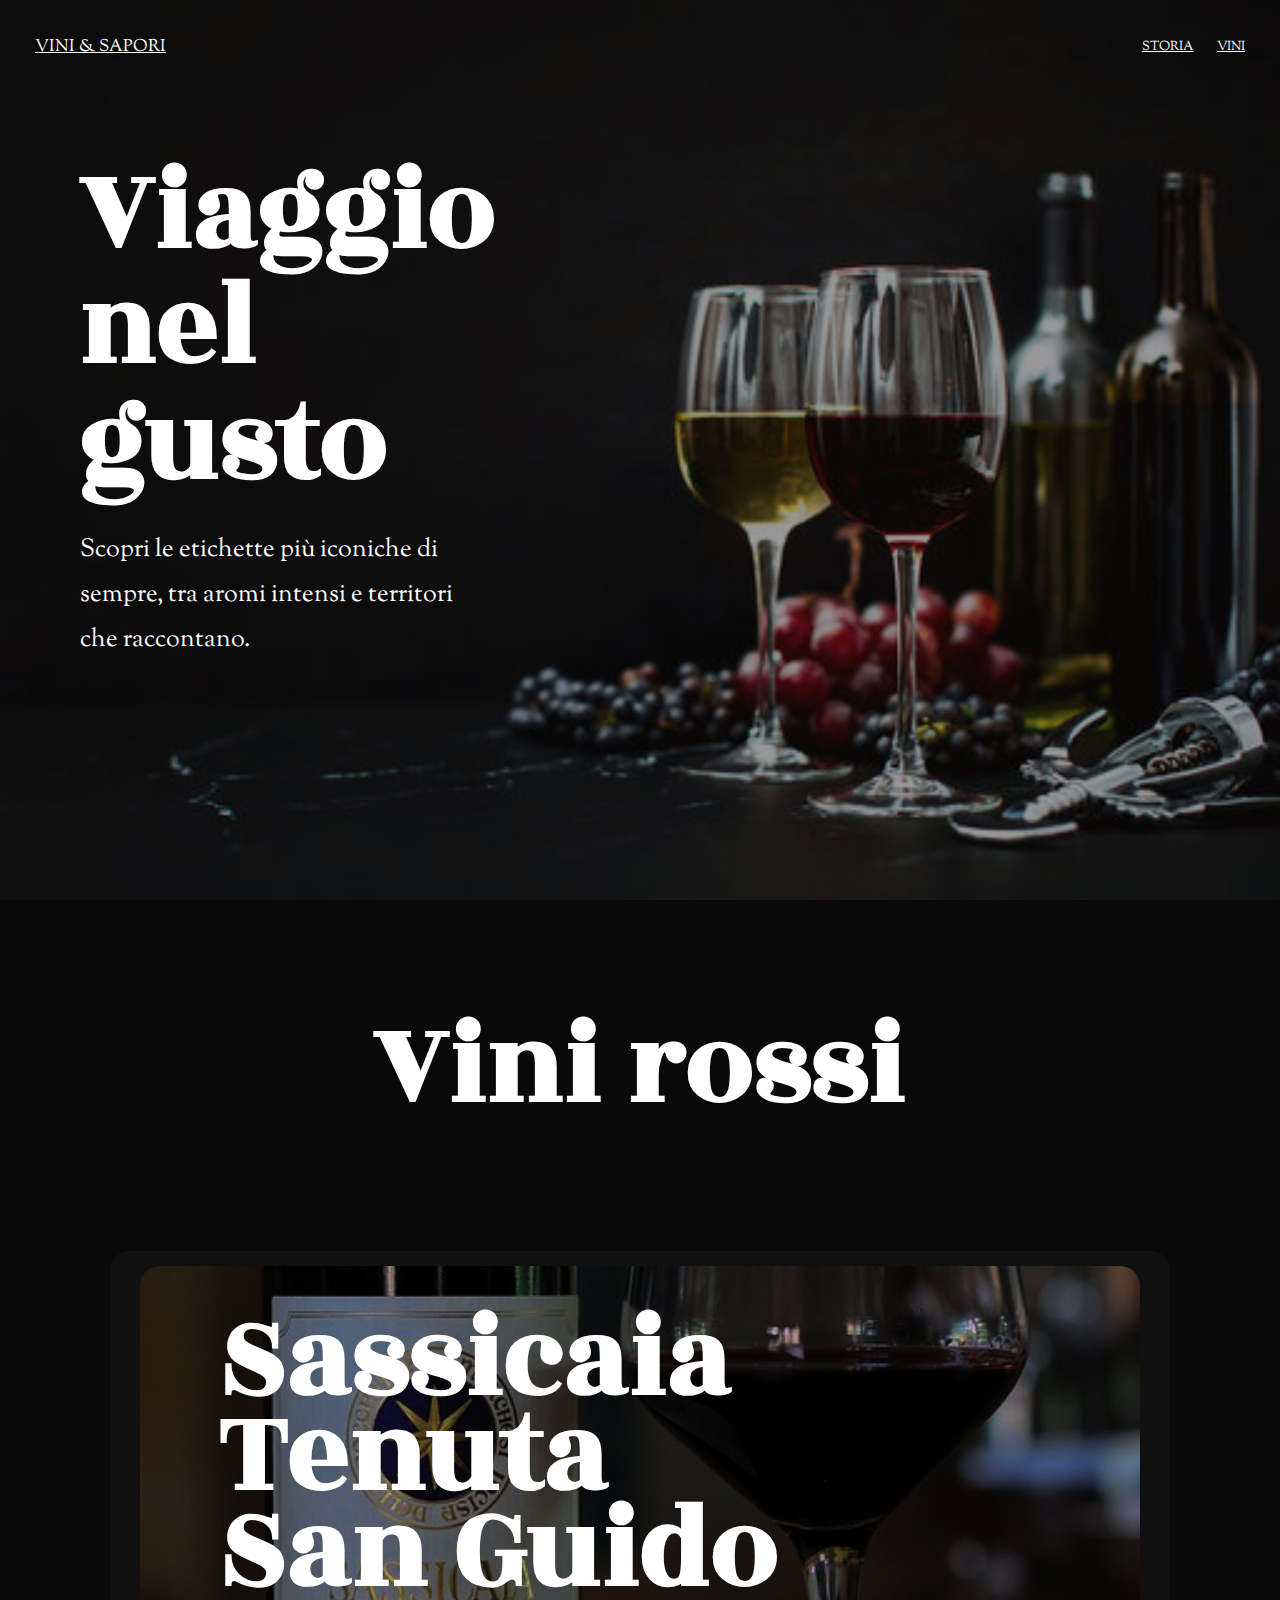
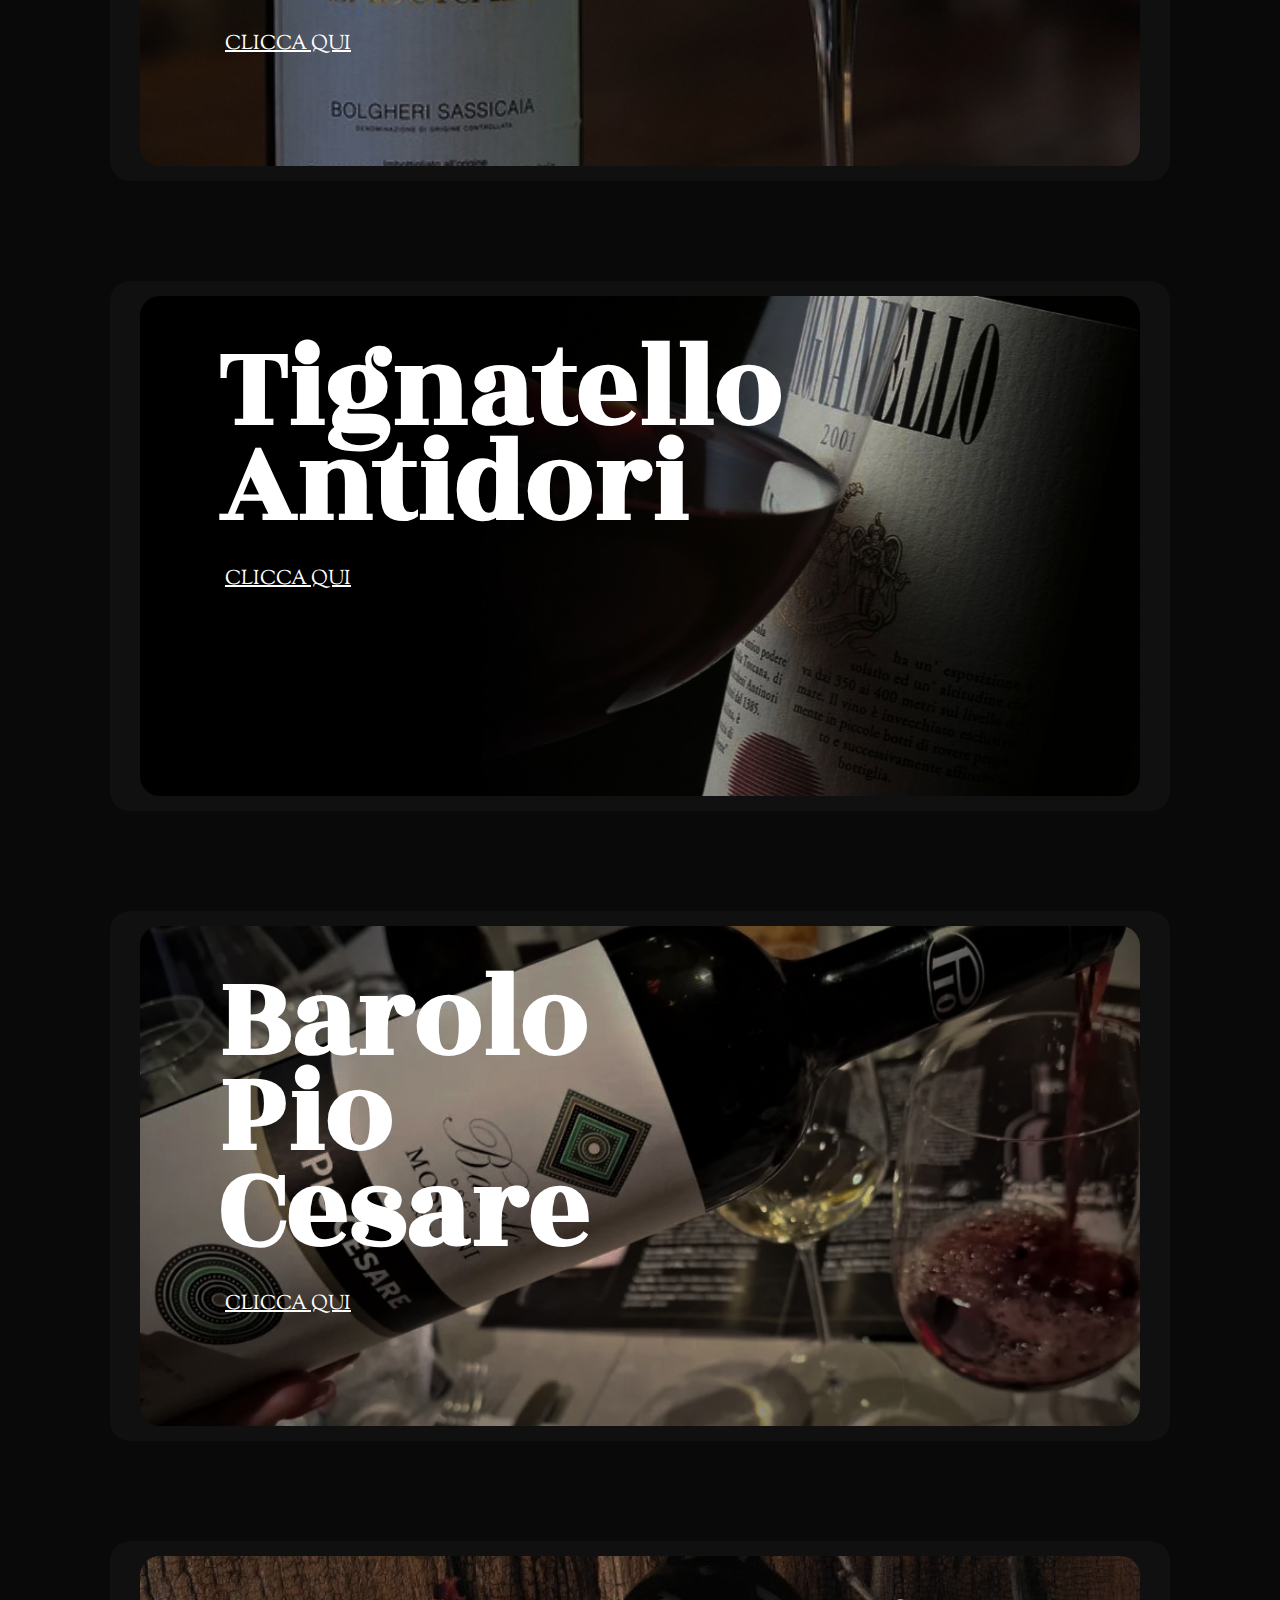
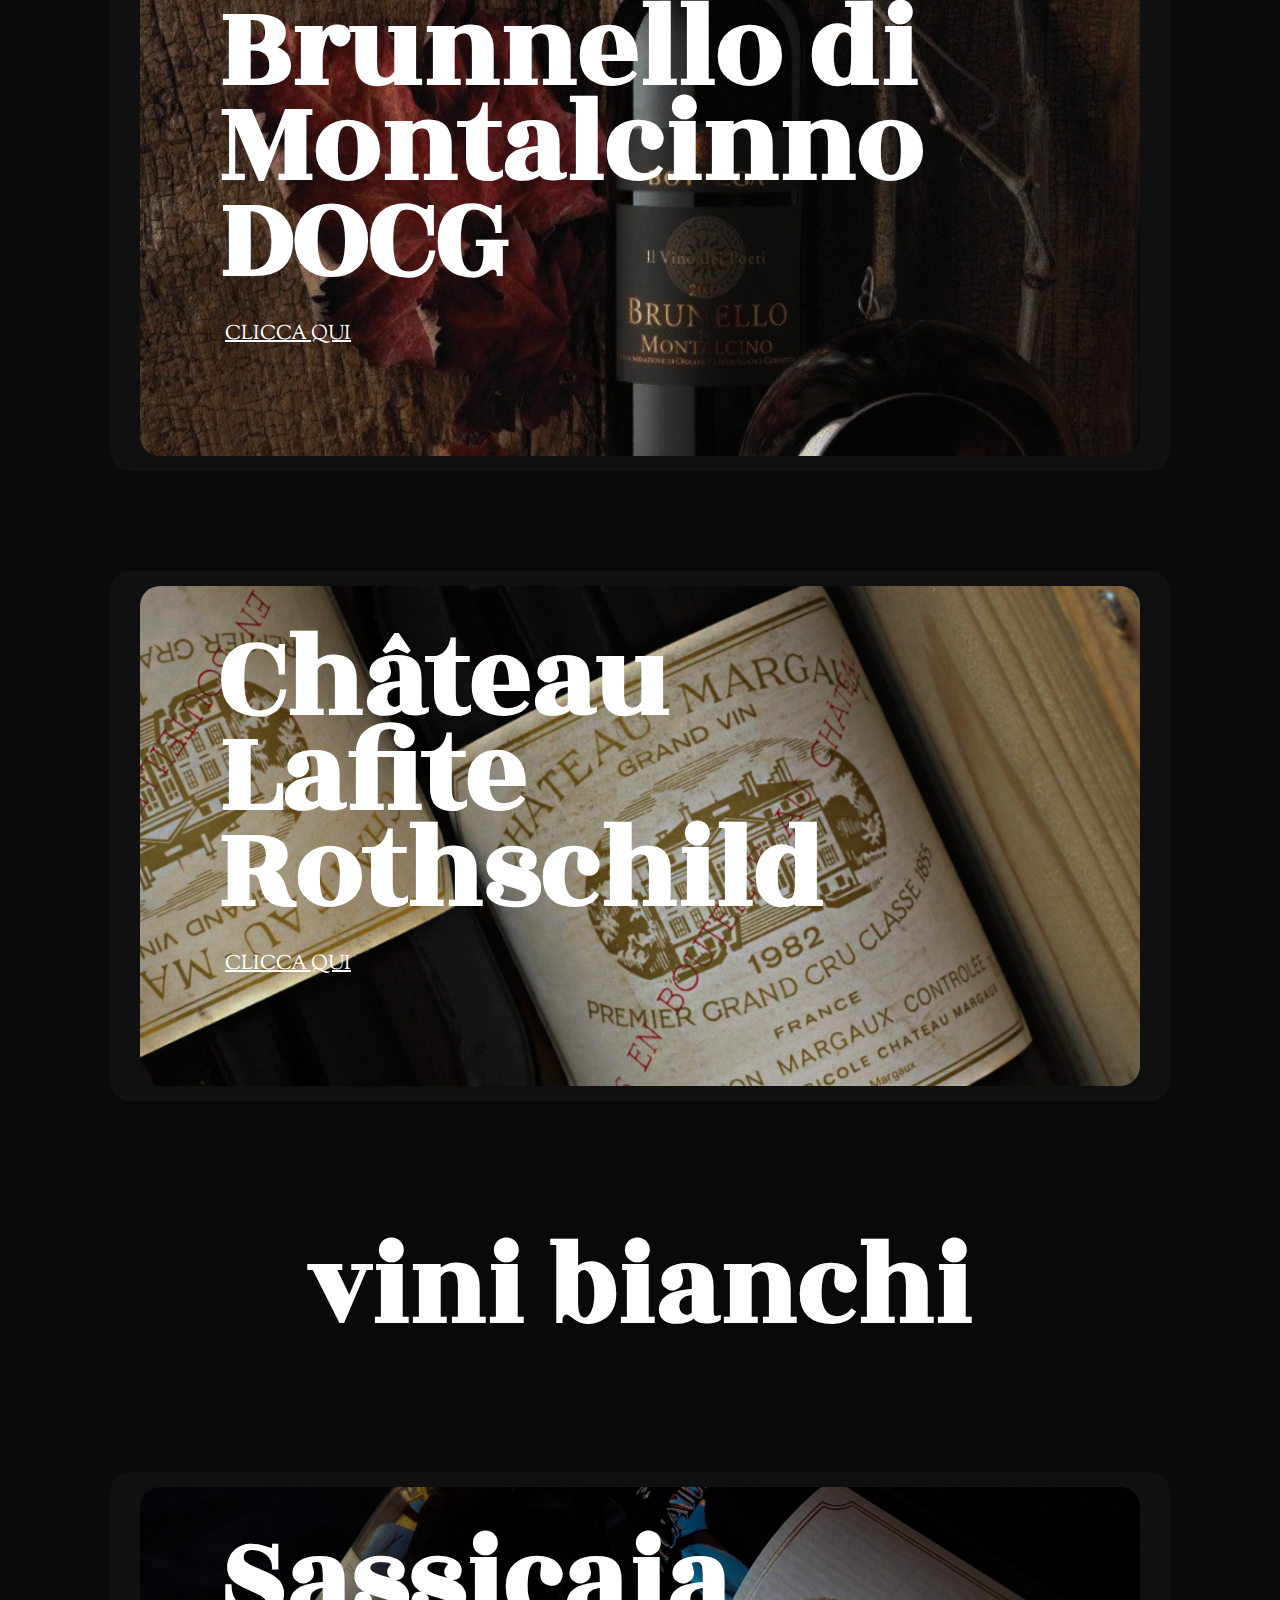
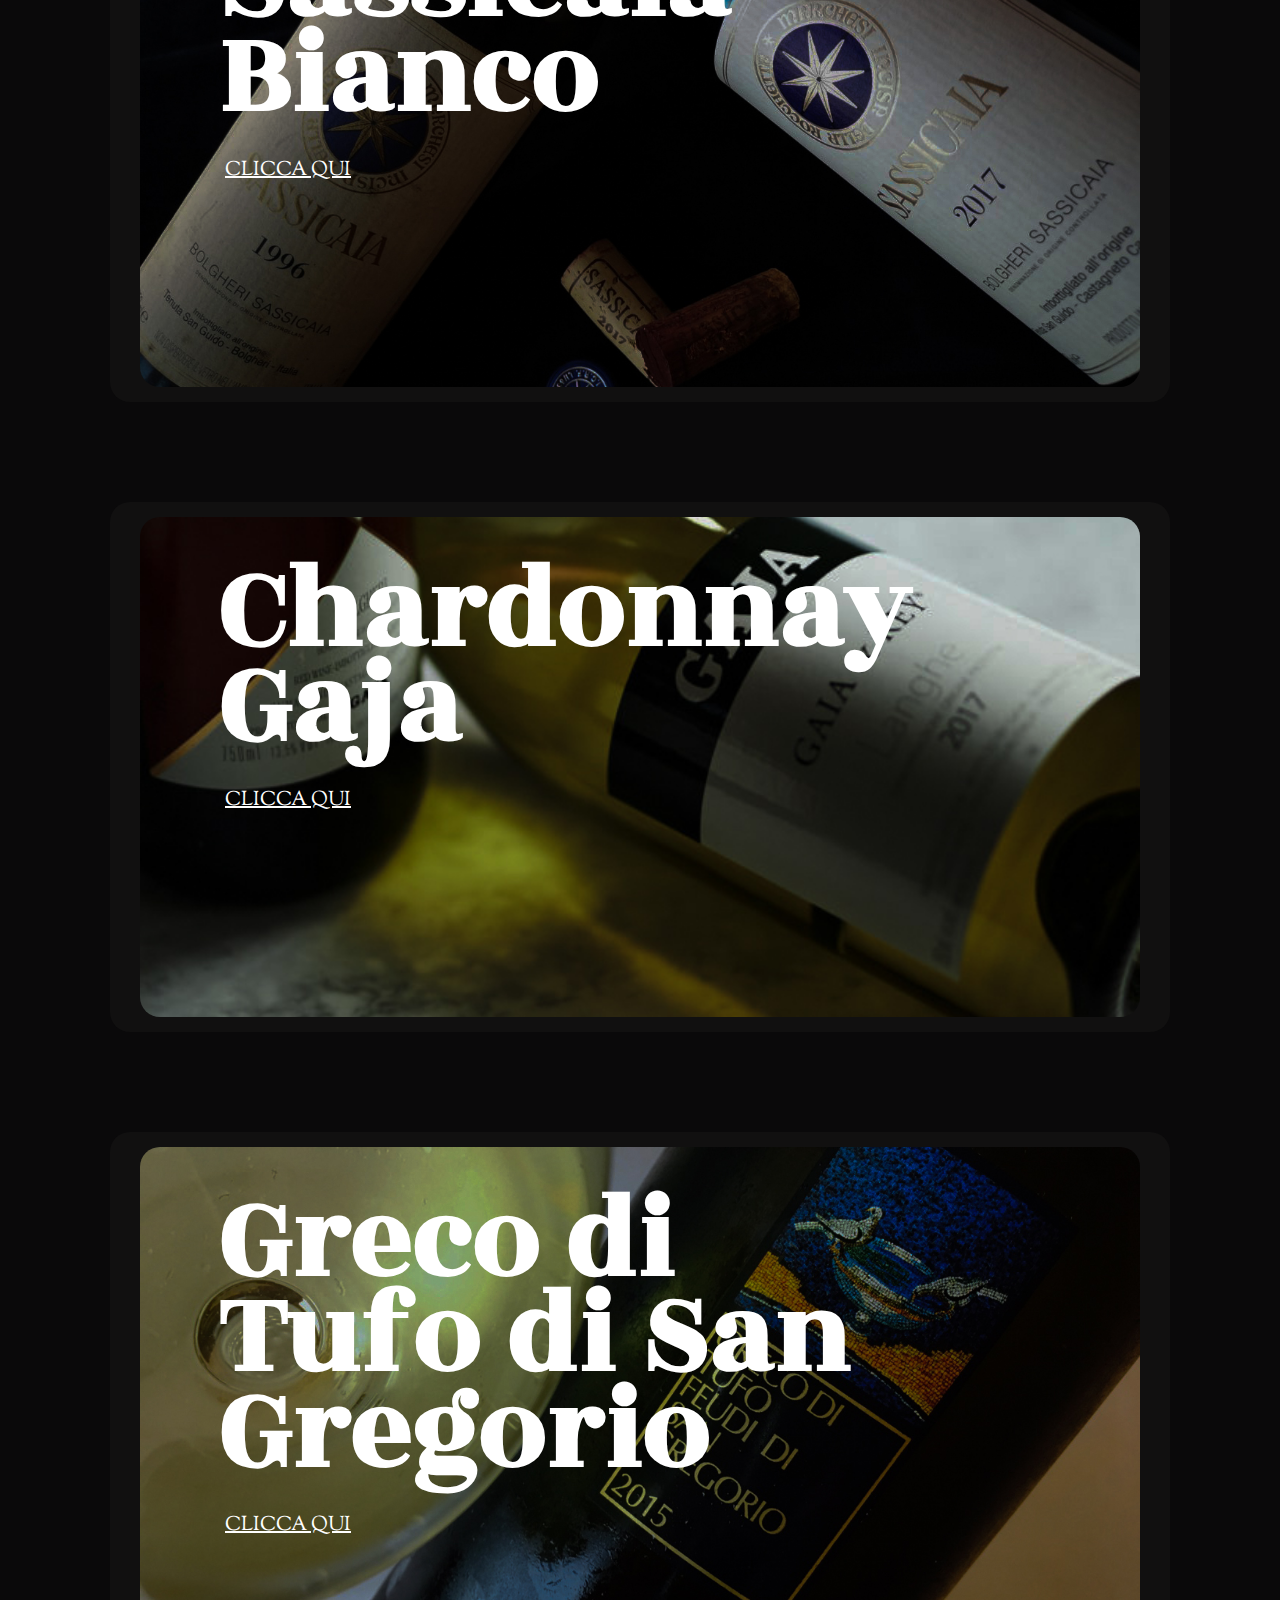
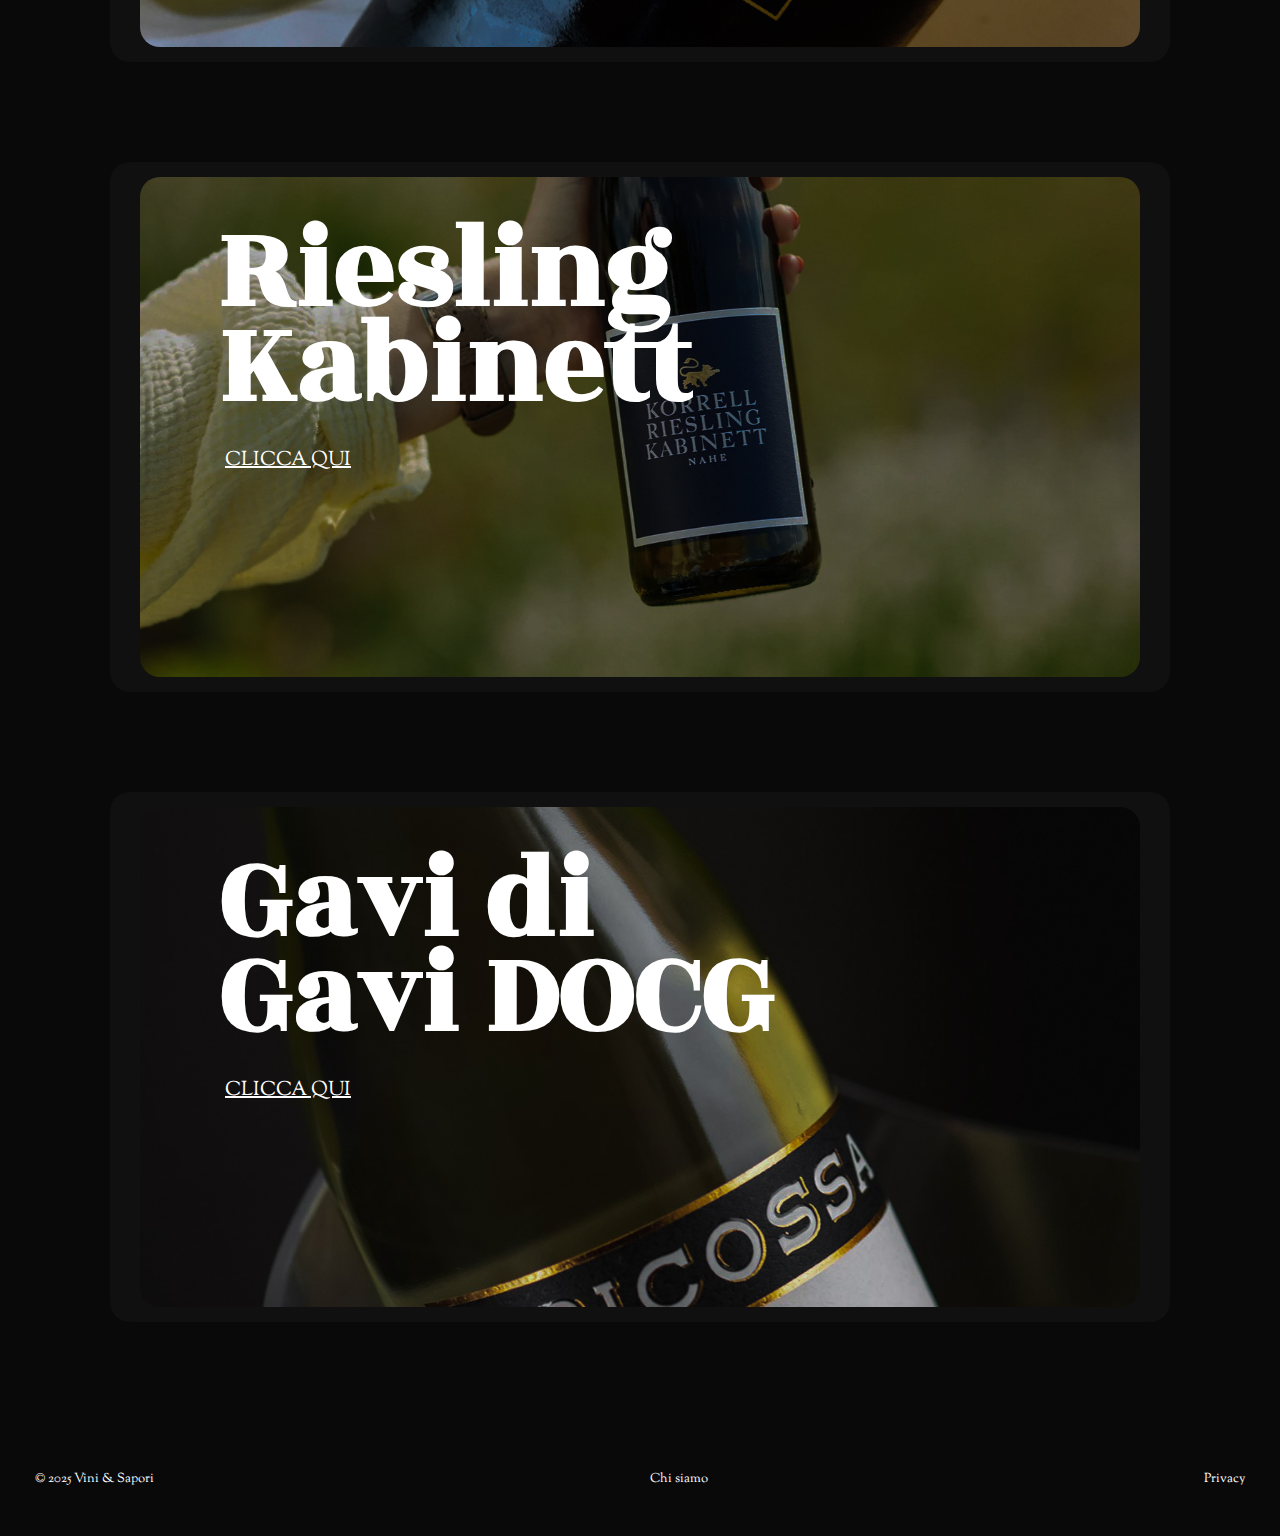
<file: vini.html>
<!DOCTYPE html>
<html lang="en">
<head>
    <meta charset="UTF-8">
    <meta name="viewport" content="width=device-width, initial-scale=1.0">
    <title>Vini & Sapori</title>
    <link rel="stylesheet" href="css/style.css">
    <link href="https://fonts.googleapis.com/css2?family=Sorts+Mill+Goudy&display=swap" rel="stylesheet">
    <link href="https://fonts.googleapis.com/css2?family=Rozha+One&family=Sorts+Mill+Goudy&display=swap" rel="stylesheet">
</head>

<body>

    <header class="sfondo">

      <nav class="sezioni">
       <a href="index.html" class="sez">VINI & SAPORI</a>
        <div class="sezioni2">
        <a href="storia.html">STORIA</a>
        <a href="vini.html">VINI</a> </div>
      </nav>
   
    

    <div class="titolo">
      <h1>Viaggio</h1>
      <h1>nel</h1>
      <h1>gusto</h1>
    </div>

    <div class="sottotitolo">
      <p>Scopri le etichette più iconiche di </p>
      <p>sempre, tra aromi intensi e territori</p>
      <p>che raccontano.</p>
    </div>
    </section>
     </header>

<main>

<section class="titolov">
    <div class="intro">
        <h1>Vini rossi</h1>
    </div>
</section>


         <section class="blocco2">
<div class="card2">
  <a href="sassicaia.html">
  <img src="immagini/immagine20.jpg" alt="sassicaia.html">
  </a>
</div>
<div class="titolo3">
  <h1>Sassicaia</h1>
  <h1>Tenuta</h1>
  <h1>San Guido</h1>
</div>
<div class="link2">
  <a href="sassicaia.html">CLICCA QUI</a>
</div>
     </section>


     
         <section class="blocco2">
<div class="card2">
  <a href="tignatello.html">
  <img src="immagini/immagine21.jpg" alt="tignatello.html">
  </a>
</div>
<div class="titolo3">
  <h1>Tignatello</h1>
  <h1>Antidori</h1>
</div>
<div class="link2">
  <a href="tignatello.html">CLICCA QUI</a>
</div>
     </section>

     
        <section class="blocco2">
<div class="card2">
  <a href="barolo.html">
  <img src="immagini/immagine22.jpg"alt="barolo.html">
  </a>
</div>
<div class="titolo3">
  <h1>Barolo</h1>
  <h1>Pio</h1>
  <h1>Cesare</h1>
</div>
<div class="link2">
  <a href="barolo.html">CLICCA QUI</a>
</div>
     </section>

     
           <section class="blocco2">
<div class="card2">
  <a href="brunello.html">
  <img src="immagini/immagine23.jpg" alt="brunello.html">
  </a>
</div>
<div class="titolo3">
  <h1>Brunnello di</h1>
  <h1>Montalcinno</h1>
  <h1>DOCG</h1>
</div>
<div class="link2">
  <a href="brunello.html">CLICCA QUI</a>
</div>
     </section>

     
          <section class="blocco2">
<div class="card2">
  <a href="chateau.html">
  <img src="immagini/immagine24.png" alt="chateau.html">
  </a>
</div>
<div class="titolo3">
  <h1>Château</h1>
  <h1>Lafite</h1>
  <h1>Rothschild</h1>
</div>
<div class="link2">
  <a href="chateau.html">CLICCA QUI</a>
</div>
     </section>




<section class="titolov">
        <h1>vini bianchi</h1>
</section>

     
        <section class="blocco2">
<div class="card2">
  <a href="sassicaia2.html">
  <img src="immagini/immagine25.jpeg" alt="sassicaia2.html">
  </a>
</div>
<div class="titolo3">
  <h1>Sassicaia</h1>
  <h1>Bianco</h1>
</div>
<div class="link2">
  <a href="sassicaia2.html">CLICCA QUI</a>
</div>
     </section>


     
         <section class="blocco2">
<div class="card2">
  <a href="chardonnay.html">
  <img src="immagini/immagine26.jpg" alt="chardonnay.html">
  </a>
</div>
<div class="titolo3">
  <h1>Chardonnay</h1>
  <h1>Gaja</h1>
</div>
<div class="link2">
  <a href="chardonnay.html">CLICCA QUI</a>
</div>
     </section>

     
          <section class="blocco2">
<div class="card2">
  <a href="gregorio.html">
  <img src="immagini/immagine27.jpg" alt="gregorio.html">
  </a>
</div>
<div class="titolo3">
  <h1>Greco di</h1>
  <h1>Tufo di San</h1>
  <h1>Gregorio</h1>
</div>
<div class="link2">
  <a href="gregorio.html">CLICCA QUI</a>
</div>
     </section>


     
        <section class="blocco2">
<div class="card2">
  <a href="kabinett.html">
  <img src="immagini/immagine28.jpg" alt="kabinett.html">
  </a>
</div>
<div class="titolo3">
  <h1>Riesling</h1>
  <h1>Kabinett</h1>
</div>
<div class="link2">
  <a href="kabinett.html">CLICCA QUI</a>
</div>
     </section>


     
        <section class="blocco2">
<div class="card2">
  <a href="gavi.html">
  <img src="immagini/immagine29.jpg" alt="gavi.html">
  </a>
</div>

<div class="titolo3">
  <h1>Gavi di</h1>
  <h1>Gavi DOCG</h1>

</div>
<div class="link2">
  <a href="gavi.html">CLICCA QUI</a>
</div>
     </section>

</main>

     
    <footer>
      <div class="footer">
        <p>© 2025 Vini & Sapori</p>
        <p>Chi siamo</p>
        <p>Privacy</p>
      </div>
    </footer>
  </body>
</html>
</file>
<file: css/style.css>
body {
	background-color: #0A090A;
	min-height: 250px;
	margin: 0;
	padding: 0;
	color: #fff;
}

.sfondo, .sfondo2, .sfondo3 {
  background-image: url('../immagini/immagine1.jpg'); 
  background-size: cover; 
  background-position: center;
  width: 100%;
  min-height: 400px;
  background-color: rgba(0, 0, 0, 0.4); 
  background-blend-mode: darken;
}

.sfondo2 {
  background-image: url('../immagini/immagine5.jpg'); 
}

.sfondo3 {
  background-image: url('../immagini/immagine13.jpg'); 
}

@media (min-width: 1025px) {
  .sfondo, .sfondo2, .sfondo3 {
    height: 900px
  }
}

@media (min-width: 768px) and (max-width: 1024px) {
  .sfondo, .sfondo2, .sfondo3 {
    height: 600px;
  }
}

.sezioni, .footer {
  display: flex;
  justify-content: space-between;
  align-items: center;
  padding: 35px;
  font-size: 13px;
}

.sezioni a, .sez a, .footer {
  color: rgb(255, 255, 255);
  font-family: 'Sorts Mill Goudy', serif;
}

.sez  {
  font-size: 17px;
}

.sezioni2 {
  word-spacing: 20px;
}

@media (max-width: 767px) {
  .sezioni  {
    font-size: 9px;
    margin-top: -25px;
    line-height: 10px;
  }

  .sez  {
    font-size: 10px;
    margin-top: 5px;
  }
}



.titolo  {
  color: white;
  font-family: 'Rozha One', sans-serif ;
  line-height: 29px;
  font-size: 35px;
  margin-left: 30px;
}

.titolov {
  color: white;
  font-family: 'Rozha One', sans-serif ;;
  font-size: 35px;
  text-align: center;
}

.titoloE a {
  font-family: 'Rozha One', sans-serif ;
  margin-left: 30px;
  font-size: 30px;
  color: white;
}

@media (max-width: 767px) {
  .titolo {
    font-size: 20px;
    margin-left: 30px;
    margin-top: -5px;
    line-height: 10px;
  }

  .titolov {
    font-size: 25px;
  }

  .titoloE a {
  font-size: 15px;
}

}

@media (min-width: 1025px) {
  .titolo {
    font-size: 60px;
    margin-left: 80px;
    margin-top: 100px;
    line-height: 35px;
  }

  .titolov {
    font-size: 60px;
  }

  .titoloE a {
  font-size: 50px;
  margin-left: 80px;
}

}

.sottotitolo, .sottotitolov {
    color: white;
    font-family: 'Sorts Mill Goudy', sans-serif;
    line-height: 15px;
    font-size: 20px;
    margin-left: 32px;
}

.sottotitolov {
  padding: 1px;
}
  
@media (max-width: 767px) {
  .sottotitolo {
    font-size: 12px;
    margin-left: 30px;
    margin-top: -4px;
    line-height: 2px;
  }

  .sottotitolov {
    font-size: 7px;
    margin-left: 30px;
    margin-top: -4px;
    line-height: 2px;
  }
}

@media (min-width: 1025px) {
  .sottotitolo, .sottotitolov {
    font-size: 25px;
    margin-left: 80px;
    line-height: 20px;
  }
}


.contenitore {
  background-color: #111010;
  padding: 40px;
  border-radius: 40px;
  width: 60%;
  height: 40% auto;
  margin: 40px auto;
  gap: 40px;       
}

.img img {
   border-radius: 40px;
}

.titolo2 {
	font-family: 'Rozha One', sans-serif ;
}

.sottotitolo2 {
	font-family: 'Sorts Mill Goudy', serif ;
}

.link a {
  font-family: 'Sorts Mill Goudy', serif ;
  font-size: 19px;
  color: white;
  font-weight: bold;
}

@media (max-width: 767px) {
  .contenitore {
	width: 50%;
    flex-direction: column;
	height: auto;
	display: flex;
  }

  .img img {
    width: 100%;
	margin-top: -15px;
  }

  .titolo2 {
	font-size: 25px;
	line-height: 27px;
	margin-top: -20px;
	text-align: center;
}

  .sottotitolo2 {
	font-size: 14px;
	line-height: 20px;
	text-align: justify;
	margin-top: -20px;
	}

   .link {
    text-align: center; 
    position: relative;
    top: -25px; 
  }

  .link a {
    font-size: 13px;
    display: inline-block;
    position: static;
  }
}

@media (min-width: 768px) and (max-width: 1024px) {
  .contenitore {
    width: 80%;
    height: auto;
    gap: 20px;
  }

  .img img { 
    float: left;
    width: 300px;
    margin-right: 40px;
	margin-top: -20px;
  }
 
  .titolo2 {
	font-size: 50px;
	line-height: 60px;
}

  .sottotitolo2 {
	font-size: 19px;
	line-height: 30px;
	margin-top: 15px;
	}

   .link a {
    font-size: 20px;
    position: relative;
  }

  }

 @media (min-width: 1025px) {
  .contenitore {
    width: 50%;       
    min-height: 420px;  
    gap: 40px;
    margin: 40px auto;
    padding: 40px;
    overflow: hidden;   
  }

  .img img {
    float: left;
    width: 400px;      
    margin-right: 40px;
    margin-top: 0;
    border-radius: 40px;
    height: auto;
    display: block;
  }

  .titolo2 {
    font-size: 75px;  
    line-height: 70px;
    margin-top: 60px;
  }

  .sottotitolo2 {
    font-size: 20px;
    line-height: 30px;
    margin-top: 20px;
  }

  .link a {
    font-size: 22px;
    position: relative;
  }
}


.card2 img {
  width: 100%;
  max-height: 500px; 
  border-radius: 20px;
  object-fit: cover;
  margin-top: -15px ;
}



.blocco2 {
  background-color: #111010;
  border-radius: 20px;
  padding: 30px;
  max-width: 1000px;
  height: 470px;
  margin: 100px auto;
}

.sottotitolo3, .link2 {
    color: white;
    font-family: 'Sorts Mill Goudy', sans-serif;
    line-height: 15px;
    font-size: 20px;
    margin-left: 50px;
}

.link2 a {
  margin-left: 35px;
  margin-top: 25px;
  color: white;
}

.sottotitolo3 {
  margin-left: 85px;
  margin-top: -10px;
}


.titolo3  {
  color: white;
  font-family: 'Rozha One', sans-serif ;
  line-height: 29px;
  font-size: 35px;
  margin-left: 30px;
}




@media (min-width: 1025px) {
  .titolo3 {
    font-size: 60px;
    margin-left: 80px;
    margin-top: -540px;
    line-height: 15px;
    padding-top: 40px;
  }
}

@media (max-width: 767px) {
 .sottotitolo3 {
    font-size: 9px;
    margin-left: 30px;
    margin-top: -7px;
    line-height: 1px;
  }

  .blocco2 {
    max-width: 70%;
    height: 130px;
    margin: 30px auto;
  }

  .card img {
    width: 50%;
    top: -19px;
    margin-left: -15px;
  }

  .card2 img {
   width: 100%;
   max-height: 170px; 
   border-radius: 20px;
   margin-top: -20px ;
  }
  
  .titolo3 {
     font-size: 17px;
    margin-left: 30px;
    line-height: 5px;
    margin-top: -165px;
  }


  .sottotitolo3 {
    margin-left: 30px;
    margin-top: -7px;
  }
  
  .link2 a {
    margin-left: -21px;
    font-size: 8px;
  }
}

@media (min-width: 768px) and (max-width: 1024px) {
.sottotitolo3 {
    margin-left: 31px;
    font-size: 17px;
    line-height: 10px;
  }

 .blocco2 {
    max-width:80%;
    height: 300px;
    margin: 60px auto;
  }

  .card2 img {
   width: 100%;
   max-height: 320px; 
   border-radius: 20px;
   margin-top: -9px ;
  }


  .titolo3 {
    margin-left: 30px;
    line-height: 10px;
    margin-top: -330px;
  }


  .link2 a {
    margin-left: -20px;
    margin-top: 300px;
  }
  
}


.imgv, .imgv2 {
  position: relative;
}

.imgv img {
  width: 350px;
  position: absolute;
  top: -710px;
  left: 510px;
}

.imgv2 img {
  width: 215px;
  position: absolute;
  top: -630px;
  left: 600px;
}

.imgv3 img {
  width: 225px;
  margin-left: 570px;
  margin-top: -900px;
}

.imgv4 img {
  width: 445px;
  position: absolute;
  top: 270px;
  left: 500px;
}

.imgv5 img {
  width: 230px;
  position: absolute;
  top: 300px;
  left: 590px;
}

.imgv6 img {
  width: 480px;
  position: absolute;
  top: 250px;
  left: 490px;
}

.imgv7 img {
  width: 650px;
  position: absolute;
  top: 320px;
  left: 380px;
}

.imgv8 img {
  width: 180px;
  position: absolute;
  top: 290px;
  left: 620px;
}

.imgv9 img {
  width: 480px;
  position: absolute;
  top: 265px;
  left: 475px;
}

.imgv10 img {
  width: 590px;
  position: absolute;
  top: 220px;
  left: 450px;
}

@media (min-width: 1025px) {
  .imgv img {
    margin-left: 540px;
    margin-top: -290px;
    width: 500px;
  }

  .imgv2 img {
    margin-left: 540px;
    margin-top: -230px;
    width: 295px;
  }

  .imgv3 img {
    margin-left: 1100px;
    margin-top: -970px;
    width: 300px;
  }

  .imgv4 img {
    margin-left: 540px;
    margin-top: 80px;
    width: 620px;
  }

  .imgv5 img {
    margin-left: 540px;
    margin-top: 85px;
    width: 320px;
  }

  .imgv6 img {
    margin-left: 540px;
    margin-top: 170px;
    width: 590px;
  }

  .imgv7 img {
    margin-left: 540px;
    margin-top: 140px;
    width: 850px;
  }

  .imgv8 img {
    margin-left: 540px;
    margin-top: 150px;
    width: 230px;
  }

  .imgv9 img {
    margin-left: 540px;
    margin-top: 65px;
    width: 675px;
  }

  .imgv10 img {
    margin-left: 540px;
    margin-top: 80px;
    width: 800px;
  }

  }

 @media (max-width: 767px) {
  .imgv img {
    margin-top: 450px;
    width: 130px;
    margin-left: -275px;
    
  }

  .imgv2 img {
    margin-top: 390px;
    width: 82px;
    margin-left: -330px;
    
  }

  .imgv3 img {
    position: relative;
    top: -10px;
    width: 87px;
    margin-left: 280px;
    
  }

  .imgv4 img {
    margin-top: -170px;
    width: 170px;
    margin-left: -255px;
    
  }

  .imgv5 img {
    margin-top: -190px;
    width: 87px;
    margin-left: -320px;
  }

  .imgv6 img {
    margin-top: -155px;
    width: 165px;
    margin-left: -265px;
    
  }

   .imgv7 img {
    margin-top: -220px;
    width: 245px;
    margin-left: -170px;
    
  }

  .imgv8 img {
    margin-top: -160px;
    width: 60px;
    margin-left: -330px;
  
  }

  .imgv9 img {
    margin-top: -160px;
    width: 170px;
    margin-left: -250px;
  }

  .imgv10 img {
    margin-top: -118px;
    width: 199px;
    margin-left: -235px;
  
  }
}
</file>
